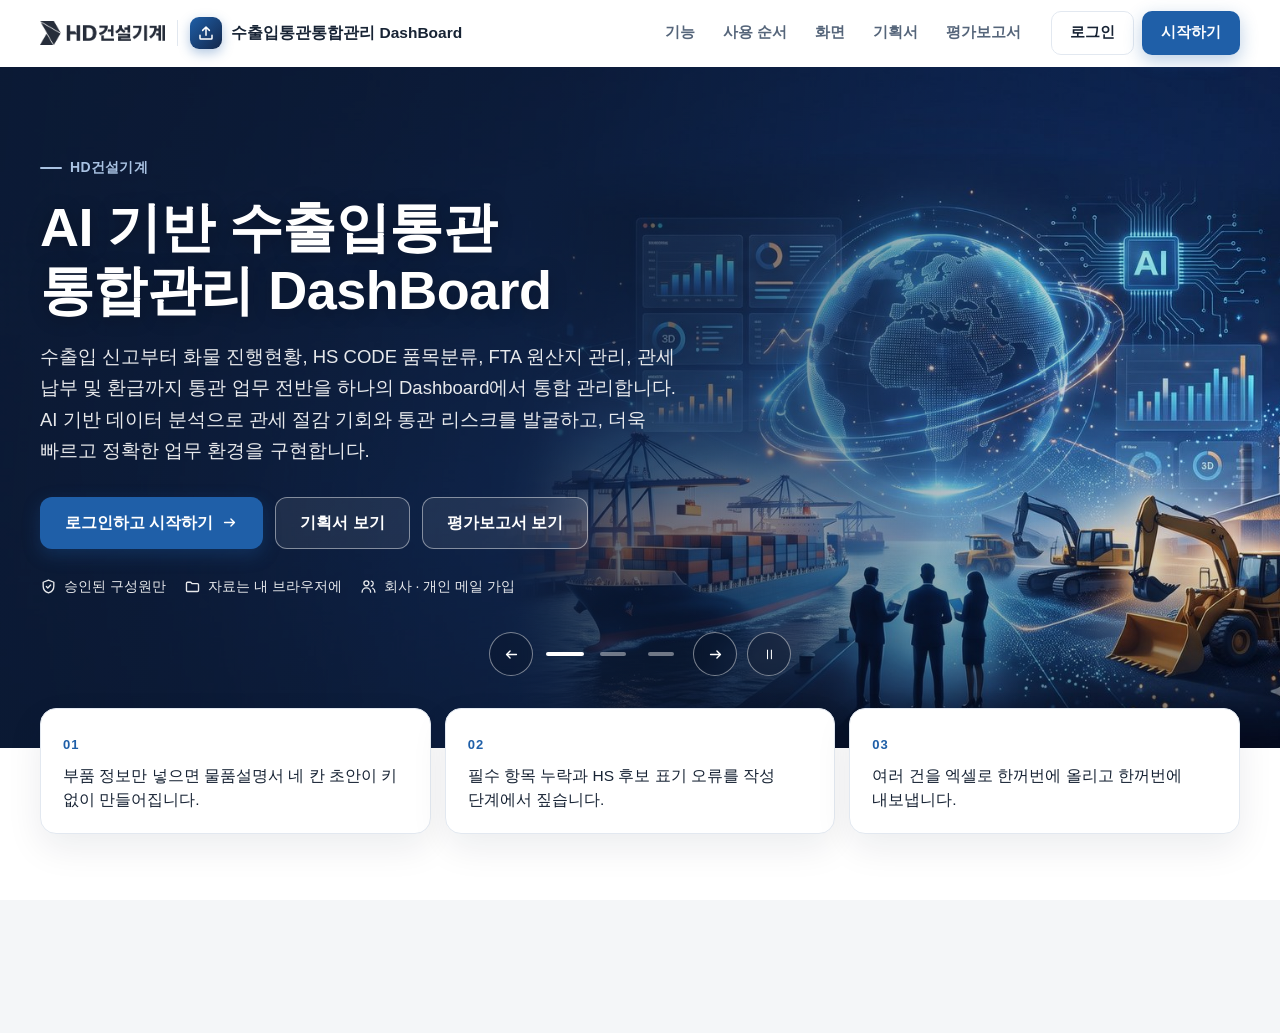
<file: index.html>
<!DOCTYPE html>
<html lang="ko">
<head>
<meta charset="UTF-8">
<meta name="viewport" content="width=device-width, initial-scale=1.0">
<title>수출입통관통합관리 DashBoard — 물품설명서 작성 자동화</title>
<!-- seo-kit: 검색 · 공유 미리보기(주소를 옮기면 이 묶음의 주소를 내 주소로) -->
<link rel="canonical" href="https://build-2611-07.jobability.co.kr/">
<meta name="robots" content="index,follow">
<meta property="og:type" content="website">
<meta property="og:site_name" content="HD건설기계">
<meta property="og:title" content="HD건설기계 · AI 기반 수출입통관 통합관리 DashBoard">
<meta property="og:description" content="수출입 신고부터 화물 진행현황, HS CODE 품목분류, FTA 원산지 관리, 관세 납부 및 환급까지 통관 업무 전반을 하나의 Dashboard에서 통합 관리합니다. AI 기반 데이터 분석으로 관세 절감 기회와 통관 리스크를 발굴하고, 더욱 빠르고 정확한 업무 환경을 구현합니다.">
<meta property="og:url" content="https://build-2611-07.jobability.co.kr/">
<meta property="og:image" content="https://build-2611-07.jobability.co.kr/og-image.png?v=2">
<meta property="og:image:secure_url" content="https://build-2611-07.jobability.co.kr/og-image.png?v=2">
<meta property="og:image:type" content="image/png">
<meta property="og:image:width" content="1200">
<meta property="og:image:height" content="630">
<meta property="og:image:alt" content="AI 기반 수출입통관 통합관리 DashBoard">
<meta property="og:locale" content="ko_KR">
<meta name="twitter:card" content="summary_large_image">
<meta name="twitter:title" content="HD건설기계 · AI 기반 수출입통관 통합관리 DashBoard">
<meta name="twitter:description" content="수출입 신고부터 화물 진행현황, HS CODE 품목분류, FTA 원산지 관리, 관세 납부 및 환급까지 통관 업무 전반을 하나의 Dashboard에서 통합 관리합니다. AI 기반 데이터 분석으로 관세 절감 기회와 통관 리스크를 발굴하고, 더욱 빠르고 정확한 업무 환경을 구현합니다.">
<meta name="twitter:image" content="https://build-2611-07.jobability.co.kr/og-image.png?v=2">
<!-- /seo-kit -->
<meta name="description" content="수출입 신고부터 화물 진행현황, HS CODE 품목분류, FTA 원산지 관리, 관세 납부 및 환급까지 통관 업무 전반을 하나의 Dashboard에서 통합 관리합니다. AI 기반 데이터 분석으로 관세 절감 기회와 통관 리스크를 발굴하고, 더욱 빠르고 정확한 업무 환경을 구현합니다.">
<link rel="icon" href="favicon.svg" type="image/svg+xml">
<link rel="stylesheet" href="css/style.css">
<link rel="stylesheet" href="css/app.css">
<!-- auth-kit: 로그인 전에는 도구 화면을 감춘다(js/auth.js 가 판정 뒤 푼다) -->
<script>document.documentElement.classList.add('auth-lock')</script>
<link rel="stylesheet" href="css/auth.css?v=2026-11-13.13">
<link rel="stylesheet" href="css/board.css?v=2026-11-13.13">
<link rel="stylesheet" href="css/kit-build.css?v=2026-11-13.13">
<!-- /auth-kit -->
</head>
<body>

<nav class="topnav" aria-label="주요 메뉴">
  <div class="topnav-inner">
    <a class="topnav-brand" href="dashboard.html">수출입통관통합관리 DashBoard <small>build-2611-07 · 기획 최창섭</small></a>
    <ul class="topnav-links">
      <li><a href="dashboard.html">대시보드</a></li>
      <li><a href="tracking.html">화물 추적</a></li>
      <li><a href="errors.html">오류점수</a></li>
      <li><a href="index.html" class="active" aria-current="page">물품설명서</a></li>
      <li><a href="library.html">자료 목록</a></li>
      <li><a href="guide.html">사용법</a></li>
      <li><a href="plan.html">기획서</a></li>
    </ul>
  </div>
</nav>

<header class="hero"><div class="wrap">
  <div class="eyebrow">생성형 AI 업무자동화 전문가과정 · 2차수 · 프로젝트 07</div>
  <h1>물품설명서 작성 자동화</h1>
  <p>부품 정보를 넣거나 엑셀로 여러 건 올리면 <b>품목분류 질의용 물품설명서</b> 초안을 만듭니다.
     물품설명서 양식 6절(품명 / 구조 및 형태 / 기능 및 용도 / 성분(함량) 및 제조공정 / 제출서류 목록 / 품목분류 의견)에 맞춰 초안을 채우고 <b>빠진 정보</b>를 짚어 줍니다.
     HS 코드는 <b>후보</b>로만 적습니다. 최종 판단은 담당자가 합니다.</p>
</div></header>

<main><div class="wrap">

<div class="note lead-link" id="lead-dash"><b>수출입통관통합관리 DashBoard</b> — ERP·환급·관세청 엑셀을 올려 수출입 통관 실적, FTA 절감액, 관세환급, 오류점수, 품목분류 결정문 현황을 한 화면에서 봅니다.
  <a href="dashboard.html">대시보드 열기</a> · <a href="dashboard.html#example" id="go-dash-sample">예제 대시보드 바로 보기</a> · <a href="tracking.html">v1.2 수입보세화물 추적(단계 알림 메일 초안)</a> · <a href="library.html">통관 서식·매뉴얼 자료 목록</a></div>
<div class="note" id="main-samples" style="margin:12px 0"><b>대시보드 예제 엑셀 5종</b> — 수입통관 · 수출통관 · 관세환급 · 오류점수 · 품목분류 결정문(가짜 데이터)
    <div class="btnrow" style="margin:8px 0 6px"><button class="btn primary" type="button" data-ex5>예제 엑셀 5개 모두 내려받기</button><a class="btn" href="samples/예제_엑셀_5종.zip" download>ZIP 한 파일로 받기</a></div>
    <span class="sub">하나씩 받기 — <a class="ex-file" href="samples/예제_수입통관실적_ERP.xlsx" download>수입통관 실적</a> · <a class="ex-file" href="samples/예제_수출통관실적_ERP.xlsx" download>수출통관 실적</a> · <a class="ex-file" href="samples/예제_관세환급실적.xlsx" download>관세환급 실적</a> · <a class="ex-file" href="samples/예제_수출입오류점수.xlsx" download>수출입 오류점수</a> · <a class="ex-file" href="samples/예제_품목분류결정문현황.xlsx" download>품목분류 결정문 현황</a></span></div>

<section id="s-input" class="card">
  <h2 style="margin-top:0">1. 부품 정보를 넣으세요</h2>
  <p class="sub">엑셀(.xlsx) 한 장에 부품 한 건이 한 줄입니다. 양식을 내려받아 채우거나, 예제로 먼저 해 보세요.</p>
  <label class="drop" id="drop">
    <input type="file" id="file" accept=".xlsx,.xls,.csv">
    <b>엑셀 파일을 끌어다 놓거나 눌러서 고르세요</b>
    <span>파일은 서버로 올라가지 않습니다 · 브라우저 안에서만 처리합니다</span>
  </label>
  <div class="btnrow">
    <button class="btn primary" id="btn-sample">예제로 해보기</button>
    <button class="btn" id="btn-template">빈 양식 내려받기</button>
    <button class="btn" id="btn-new">한 건 직접 입력</button>
  </div>
  <div id="data-status"></div>
  <div id="items"></div>
</section>

<section id="s-draft" class="card" hidden>
  <h2 style="margin-top:0">2. 물품설명서 초안</h2>
  <div class="ctrl">
    <label>부품 <select id="pick"></select></label>
    <span class="sub" id="pick-info"></span>
  </div>
  <div id="check"></div>

  <details class="box" id="edit-box">
    <summary>부품 정보 고치기</summary>
    <div class="fgrid" id="fields"></div>
  </details>

  <details class="box">
    <summary>문체 맞추기 — 과거 작성 사례 붙여넣기</summary>
    <p class="sub">예전에 쓴 물품설명서 문장을 붙여 넣으면 문장 끝맺음(…입니다 / …이다 / …임·함)을 따라 씁니다.
       내용은 옮기지 않고 문체만 참고합니다.</p>
    <textarea id="example" rows="5" placeholder="예: 본 물품은 굴착기 붐에 장착되는 실린더 커버임. 강판을 프레스 성형 후 도장함."></textarea>
    <div class="ctrl">
      <label>문체 <select id="style">
        <option value="auto">사례에서 자동</option>
        <option value="nida">…입니다</option>
        <option value="ida">…이다</option>
        <option value="ham">…임·함</option>
      </select></label>
      <span class="sub" id="style-info"></span>
      <button class="btn" id="btn-ex-sample" type="button">가상 사례 넣어 보기</button>
    </div>
  </details>

  <details class="box">
    <summary>양식 칸 이름 바꾸기</summary>
    <p class="sub">기본 칸 이름은 기획자가 보낸 물품설명서 양식(2026-11-04)의 6절 가운데 2~6절입니다(1절 품명은 머리글로 찍습니다). 공식 서식을 이 도구가 정한 것은 아닙니다.
       양식이 바뀌면 칸 이름을 여기서 바꿀 수 있습니다. 바꾼 이름은 이 브라우저에 저장됩니다.</p>
    <div class="fgrid" id="labels"></div>
    <div class="btnrow"><button class="btn" id="btn-labels-reset" type="button">기본 이름으로</button></div>
  </details>

  <div id="sections"></div>
</section>

<section id="s-ai" class="card" hidden>
  <h2 style="margin-top:0">3. AI 로 다듬기 (선택)</h2>
  <p class="sub">키가 없어도 위 규칙 초안은 그대로 씁니다. AI 는 문장을 다듬고 빠진 정보를 짚는 보조입니다.</p>
  <div class="ctrl">
    <label>제공자 <select id="ai-provider">
      <option value="openai">OpenAI · gpt-4o-mini</option>
      <option value="anthropic">Anthropic · claude-haiku-5-5</option>
    </select></label>
    <label>API 키 <input type="password" id="ai-key" autocomplete="off" placeholder="sk-…"></label>
    <span class="sub">키는 이 브라우저에만 저장됩니다.</span>
  </div>
  <div class="warn">
    <b>보내기 전에 확인하세요.</b> 지금 고른 부품의 정보와 초안, 붙여 넣은 사례가 외부 AI 서비스로 전송됩니다.
    사내 보안 규정상 외부 전송이 허용된 자료인지 먼저 확인해 주세요.
    <label class="chk"><input type="checkbox" id="ai-agree"> 외부로 보내도 되는 자료임을 확인했습니다</label>
  </div>
  <div class="btnrow"><button class="btn primary" id="btn-ai" disabled>이 부품 AI 로 다듬기</button></div>
  <div id="ai-out"></div>
</section>

<section id="s-out" class="card" hidden>
  <h2 style="margin-top:0">4. 내보내기</h2>
  <p class="sub">고친 문장과 반영한 AI 문장이 그대로 들어갑니다. 누락 항목과 확인할 점도 함께 남습니다.</p>
  <div class="btnrow">
    <button class="btn green" id="btn-xlsx">엑셀로 내보내기</button>
    <button class="btn green" id="btn-docx">워드(.docx)로 내보내기</button>
    <button class="btn" id="btn-preview">인쇄용 양식 보기 (전체)</button>
    <button class="btn" id="btn-print">인쇄하기</button>
  </div>
  <label class="chk" style="display:flex;gap:8px;align-items:center;margin:10px 0 0;font-size:13.5px"><input type="checkbox" id="docx-guide" checked> 워드 파일에 양식의 작성 안내 줄(☞ …)을 넣기</label>
  <p class="sub" style="margin-top:6px">워드 파일은 보내 주신 물품설명서 양식과 같은 짜임(제목 · 1~6절 · 작성 안내)이며 부품마다 새 쪽에서 시작합니다. 받은 뒤 사진 · 도면을 붙이고 문장을 다듬어 쓰세요.</p>
  <div id="preview" class="preview"></div>
</section>

</div></main>

<footer><div class="wrap">
  생성형 AI 업무자동화 전문가과정 2차수 · 프로젝트 07 · 기획 최창섭 ·
  예제 데이터는 실제 사내 데이터가 아닙니다 · 품목분류 의견은 초안이며 최종 판단은 담당자가 합니다.
</div></footer>

<script src="lib/xlsx.full.min.js"></script>
<script src="js/engine.js"></script>
<script src="js/app.js"></script>
<script>
/* 예제 엑셀 5개를 차례로 내려받는다(브라우저가 「여러 파일 내려받기」를 물으면 허용) */
document.addEventListener('click', function (e) {
  var b = e.target.closest ? e.target.closest('[data-ex5]') : null; if (!b) return;
  var box = b.closest('.note'), list = [].slice.call(box.querySelectorAll('a.ex-file'));
  list.forEach(function (a, i) { setTimeout(function () { var x = document.createElement('a'); x.href = a.getAttribute('href'); x.download = decodeURIComponent(a.getAttribute('href').split('/').pop()); document.body.appendChild(x); x.click(); x.remove(); }, i * 700); });
  b.textContent = '내려받는 중… (5개)'; setTimeout(function () { b.textContent = '예제 엑셀 5개 모두 내려받기'; }, list.length * 700 + 600);
});
</script>
<!-- auth-kit: 로그인 · 사용 신청 · 승인 · 게시판(키트 정본 data10-00/kit/auth, 적용 build-2611-00/tools/kit) -->
<script src="vendor/supabase.js?v=2026-11-13.13"></script>
<script src="js/auth-config.js?v=2026-11-13.13"></script>
<script src="js/kit-build.js?v=2026-11-13.13"></script>
<script src="js/board.js?v=2026-11-13.13"></script>
<script src="js/auth.js?v=2026-11-13.13"></script>
<!-- /auth-kit -->
</body>
</html>
</file>
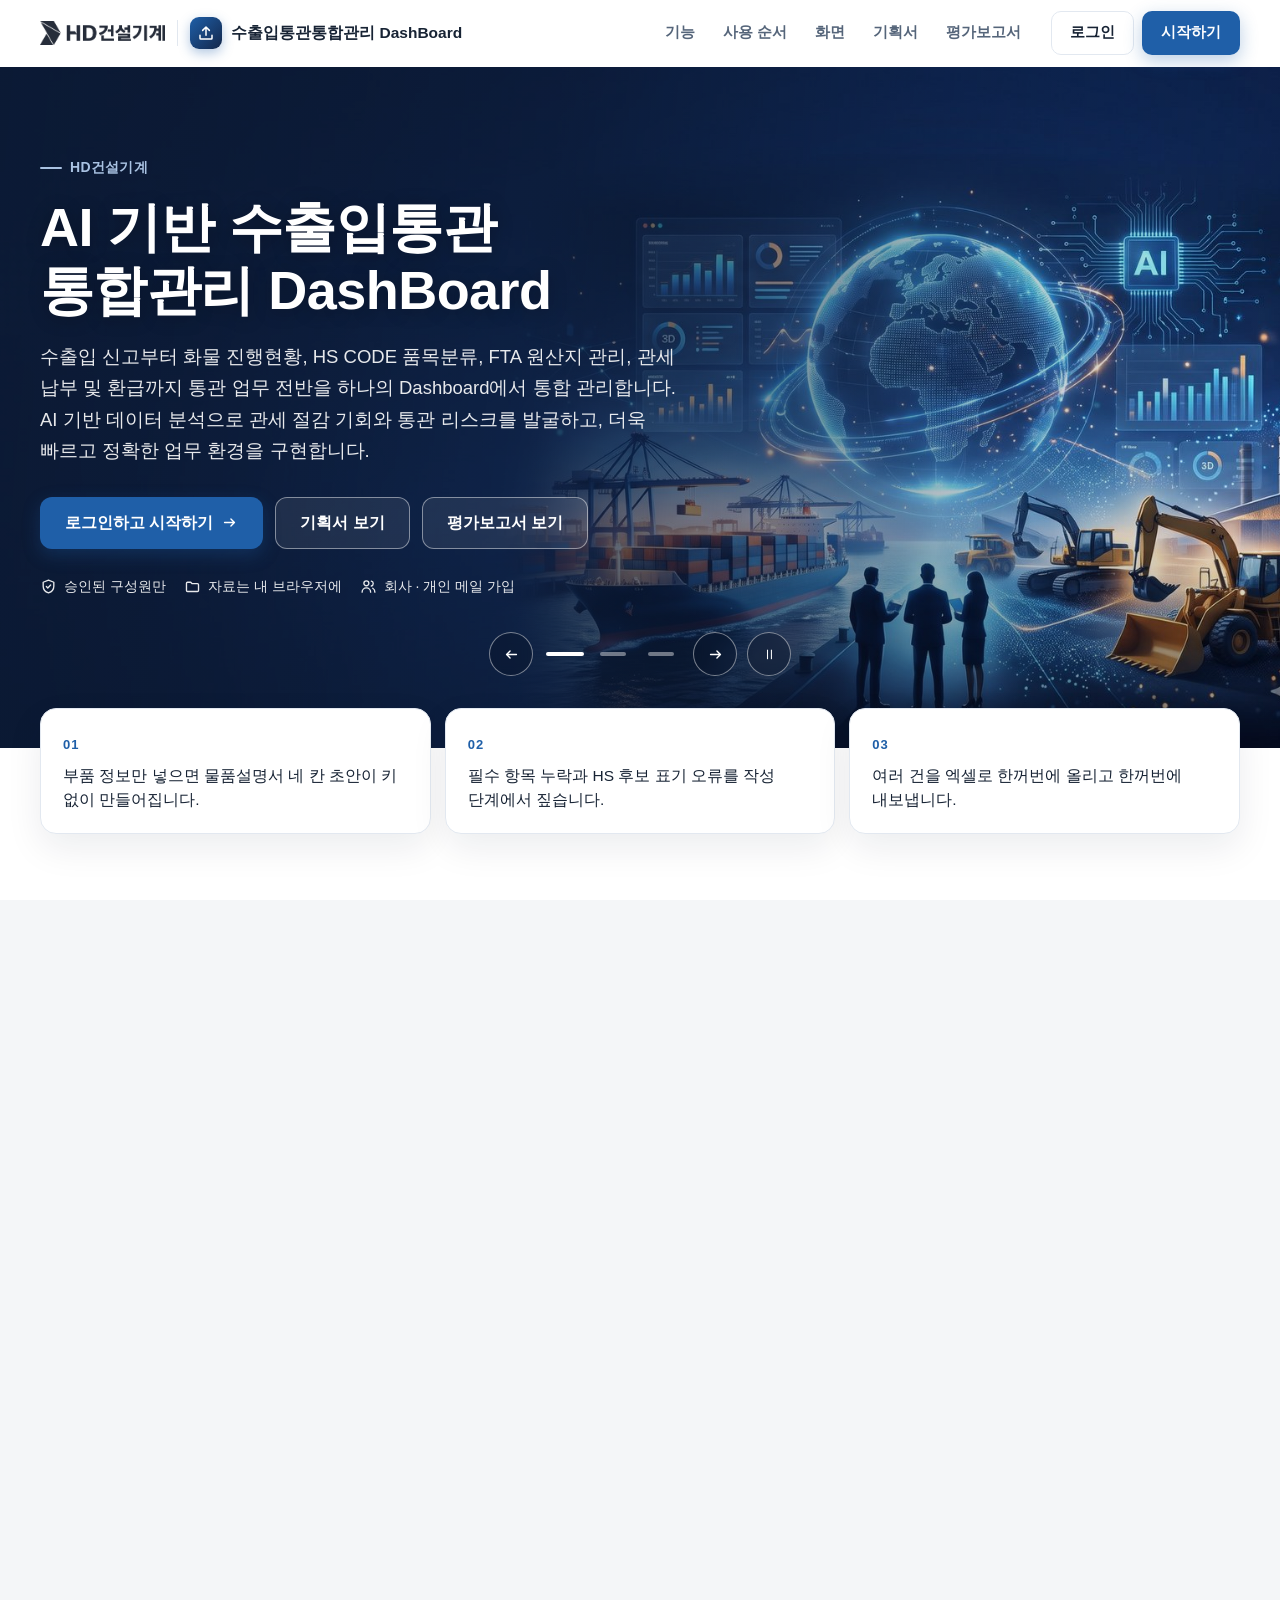
<file: dashboard.html>
<!DOCTYPE html>
<html lang="ko">
<head>
<meta charset="UTF-8">
<meta name="viewport" content="width=device-width, initial-scale=1.0">
<title>대시보드 — 수출입통관통합관리 DashBoard</title>
<!-- seo-kit: 검색 · 공유 미리보기(주소를 옮기면 이 묶음의 주소를 내 주소로) -->
<link rel="canonical" href="https://build-2611-07.jobability.co.kr/dashboard.html">
<meta name="robots" content="index,follow">
<meta property="og:type" content="website">
<meta property="og:site_name" content="HD건설기계">
<meta property="og:title" content="대시보드 — 수출입통관통합관리 DashBoard">
<meta property="og:description" content="ERP·환급프로그램·관세청에서 내려받은 엑셀을 올리면 수출입 통관 실적, FTA 활용·절감액, 관세환급, 수출입 오류점수를 집계해 보여 줍니다. 파일은 브라우저 안에서만 처리합니다.">
<meta property="og:url" content="https://build-2611-07.jobability.co.kr/dashboard.html">
<meta property="og:image" content="https://build-2611-07.jobability.co.kr/og-image.png?v=2">
<meta property="og:image:secure_url" content="https://build-2611-07.jobability.co.kr/og-image.png?v=2">
<meta property="og:image:type" content="image/png">
<meta property="og:image:width" content="1200">
<meta property="og:image:height" content="630">
<meta property="og:image:alt" content="AI 기반 수출입통관 통합관리 DashBoard">
<meta property="og:locale" content="ko_KR">
<meta name="twitter:card" content="summary_large_image">
<meta name="twitter:title" content="대시보드 — 수출입통관통합관리 DashBoard">
<meta name="twitter:description" content="ERP·환급프로그램·관세청에서 내려받은 엑셀을 올리면 수출입 통관 실적, FTA 활용·절감액, 관세환급, 수출입 오류점수를 집계해 보여 줍니다. 파일은 브라우저 안에서만 처리합니다.">
<meta name="twitter:image" content="https://build-2611-07.jobability.co.kr/og-image.png?v=2">
<!-- /seo-kit -->
<meta name="description" content="ERP·환급프로그램·관세청에서 내려받은 엑셀을 올리면 수출입 통관 실적, FTA 활용·절감액, 관세환급, 수출입 오류점수를 집계해 보여 줍니다. 파일은 브라우저 안에서만 처리합니다.">
<link rel="icon" href="favicon.svg" type="image/svg+xml">
<link rel="stylesheet" href="css/style.css">
<link rel="stylesheet" href="css/app.css">
<link rel="stylesheet" href="css/dash.css">
<!-- auth-kit: 로그인 전에는 도구 화면을 감춘다(js/auth.js 가 판정 뒤 푼다) -->
<script>document.documentElement.classList.add('auth-lock')</script>
<link rel="stylesheet" href="css/auth.css?v=2026-11-13.13">
<link rel="stylesheet" href="css/board.css?v=2026-11-13.13">
<link rel="stylesheet" href="css/kit-build.css?v=2026-11-13.13">
<!-- /auth-kit -->
</head>
<body>

<nav class="topnav" aria-label="주요 메뉴">
  <div class="topnav-inner">
    <a class="topnav-brand" href="dashboard.html">수출입통관통합관리 DashBoard <small>build-2611-07 · 기획 최창섭</small></a>
    <ul class="topnav-links">
      <li><a href="dashboard.html" class="active" aria-current="page">대시보드</a></li>
      <li><a href="tracking.html">화물 추적</a></li>
      <li><a href="errors.html">오류점수</a></li>
      <li><a href="index.html">물품설명서</a></li>
      <li><a href="library.html">자료 목록</a></li>
      <li><a href="guide.html">사용법</a></li>
      <li><a href="plan.html">기획서</a></li>
    </ul>
  </div>
</nav>

<header class="hero"><div class="wrap">
  <div class="eyebrow">생성형 AI 업무자동화 전문가과정 · 2차수 · 프로젝트 07 · v1.3</div>
  <h1>수출입통관통합관리 DashBoard</h1>
  <p>ERP·환급프로그램·관세청에서 내려받은 엑셀을 올리면 <b>수출입 통관 실적, FTA 활용·절감액, 관세환급, 오류점수, 품목분류 결정문 현황</b>을 한 화면에 모읍니다.
     매일 새 엑셀을 올리면 그 데이터로 바뀝니다. 열 이름이 달라도 같은 뜻 낱말로 찾고, 못 찾은 열은 직접 고릅니다.
     수입보세화물 단계 알림은 <a href="tracking.html" style="color:#fff">화물 추적</a>에 있습니다.</p>
</div></header>

<main><div class="wrap">

<section class="card" id="d-map">
  <h2 style="margin-top:0">수출입통관 업무 7항목과 이 도구</h2>
  <p class="sub">기획자가 정리한 대시보드 구조(2026-11-04 「수출입통관업무Dashboard」 총괄 시트)입니다. 항목마다 이 도구의 어디에서 하는지 적었습니다.</p>
  <div class="tablewrap"><table class="map7">
    <thead><tr><th>항목</th><th>하는 일</th><th>자료 · 주기</th><th>As-Is → To-Be</th><th>이 도구에서</th></tr></thead>
    <tbody>
      <tr><td>1. 수출입통관 실적</td><td>수입: 물자대·관세·관세부담율 / 수출: 전년 대비 증감 — 본부·국가·업체·HS 4단위</td><td>ERP 엑셀 · 매일</td><td>매월 1일 전월 분석 뒤 메일 공유 → 매일 대시보드</td><td><a href="#d-upload" data-go-tab="trade">「수출입 실적」 탭</a></td></tr>
      <tr><td>2. FTA 수출입 실적</td><td>FTA 체결국 수입·수출 신고 건의 관세 절감 실적</td><td>ERP 엑셀 · 매일</td><td>→ 매일 대시보드, 메일로 공유할 화면</td><td><a href="#d-upload" data-go-tab="fta">「FTA」 탭</a></td></tr>
      <tr><td>3. 관세환급 실적</td><td>본부별 매월 환급 실적</td><td>환급프로그램 엑셀 · 매월</td><td>→ 월별 표</td><td><a href="#d-upload" data-go-tab="refund">「관세환급」 탭</a></td></tr>
      <tr><td>4. 수출입 오류점수</td><td>신고·오류 건수, 오류점수, 비율</td><td>관세청 엑셀 · 매월</td><td>→ 월별·구분별</td><td><a href="#d-upload" data-go-tab="errors">「오류점수」 탭</a> · <a href="errors.html">v1.3 오류점수 분석(인천·울산)</a></td></tr>
      <tr><td>5. 물품설명서 작성</td><td>고세율 수입부품의 저세율 품목분류 질의용 물품설명서, 결정문 접수 때 고정비 절감 모니터링</td><td>양식 · 결정문 현황 엑셀 · 수시</td><td>엑셀 프롬프트 양식으로 AI 질문 뒤 복사·붙여넣기 → 자동 작성</td><td><a href="index.html">「물품설명서」 화면</a> · <a href="#d-upload" data-go-tab="ruling">「품목분류 결정문」 탭</a></td></tr>
      <tr><td>6. 수입보세화물 Tracking</td><td>근무시간 외 BL 의 입항보고·수입신고 단계를 관세사·요청자에게 알림</td><td>유니패스 · ERP · 비정기</td><td>포워더가 입항 예정 공유 → 단계별 메일 안내</td><td><a href="tracking.html">「화물 추적」 화면</a></td></tr>
      <tr><td>7. 수출입통관 Archive</td><td>세관 제출 사유서, ERP 통합 업무 매뉴얼 보관·공유</td><td>문서 · 비정기</td><td>요청 때 메일 → 목록 링크 공유</td><td><a href="library.html">「자료 목록」 화면</a></td></tr>
    </tbody>
  </table></div>
</section>

<section id="d-upload" class="card">
  <h2 style="margin-top:0">1. 엑셀을 올리세요</h2>
  <p class="sub">수입·수출 실적(ERP), 관세환급(환급프로그램), 오류점수(관세청), 품목분류 결정문 현황 엑셀을 한꺼번에 올려도 됩니다. 파일마다 종류를 알아봅니다.</p>
  <label class="drop" id="d-drop">
    <input type="file" id="d-file" accept=".xlsx,.xls,.csv" multiple>
    <b>엑셀 파일을 끌어다 놓거나 눌러서 고르세요 (여러 개 가능)</b>
    <span>파일은 서버로 올라가지 않습니다 · 브라우저 안에서만 처리합니다</span>
  </label>
  <div class="btnrow">
    <button class="btn primary" id="btn-dash-sample">예제로 해보기</button>
    <button class="btn" id="btn-dash-clear" type="button">저장된 데이터 지우기</button>
  </div>
  <p class="sub" style="margin-top:10px">예제는 가짜 업체·본부의 2024-01~2025-10 데이터입니다. 예제 데이터는 실제 사내 데이터가 아닙니다.
    </p>
  <div class="note" id="dash-samples" style="margin-top:12px"><b>대시보드 예제 엑셀 5종</b> — 수입통관 · 수출통관 · 관세환급 · 오류점수 · 품목분류 결정문(가짜 데이터)
    <div class="btnrow" style="margin:8px 0 6px"><button class="btn primary" type="button" data-ex5>예제 엑셀 5개 모두 내려받기</button><a class="btn" href="samples/예제_엑셀_5종.zip" download>ZIP 한 파일로 받기</a></div>
    <span class="sub">하나씩 받기 — <a class="ex-file" href="samples/예제_수입통관실적_ERP.xlsx" download>수입통관 실적</a> · <a class="ex-file" href="samples/예제_수출통관실적_ERP.xlsx" download>수출통관 실적</a> · <a class="ex-file" href="samples/예제_관세환급실적.xlsx" download>관세환급 실적</a> · <a class="ex-file" href="samples/예제_수출입오류점수.xlsx" download>수출입 오류점수</a> · <a class="ex-file" href="samples/예제_품목분류결정문현황.xlsx" download>품목분류 결정문 현황</a></span></div>
  <label class="chk"><input type="checkbox" id="d-remember" checked> 올린 데이터를 이 브라우저에 기억하기(다음에 열 때 다시 올리지 않아도 됩니다)</label>
  <div id="d-msg"></div>
  <div id="d-sets"></div>
</section>

<section id="d-view" class="card" hidden>
  <div class="dfilter" id="d-filter">
    <label>기간 <select id="f-from"></select> ~ <select id="f-to"></select></label>
    <label>본부 <select id="f-hq"></select></label>
    <label>국가 <select id="f-country"></select></label>
    <label>금액 단위 <select id="f-unit"><option>원</option><option>천원</option><option>백만원</option><option>USD</option></select></label>
    <button class="btn" id="btn-f-reset" type="button">기간 처음대로</button>
    <button class="btn green" id="btn-dash-xlsx" type="button">엑셀로 내보내기</button>
  </div>
  <p class="sub" id="f-note"></p>

  <div class="tabs" role="tablist" aria-label="분석 종류">
    <button role="tab" class="tab" data-tab="trade" aria-selected="true">수출입 실적</button>
    <button role="tab" class="tab" data-tab="fta" aria-selected="false">FTA</button>
    <button role="tab" class="tab" data-tab="refund" aria-selected="false">관세환급</button>
    <button role="tab" class="tab" data-tab="errors" aria-selected="false">오류점수</button>
    <button role="tab" class="tab" data-tab="ruling" aria-selected="false">품목분류 결정문</button>
  </div>

  <div class="tabpanel" id="t-trade" role="tabpanel">
    <div class="kpis" id="kpi-trade"></div>
    <div class="ctrl">
      <label>묶는 기준 <select id="by-trade">
        <option value="hq">본부</option><option value="country">국가</option><option value="company">업체</option><option value="hs4">HS 4단위</option>
      </select></label>
      <label>상위 <select id="top-trade"><option>5</option><option selected>10</option><option>20</option></select></label>
    </div>
    <div class="charts" id="ch-trade"></div>
    <div id="tb-trade"></div>
  </div>
  <div class="tabpanel" id="t-fta" role="tabpanel" hidden>
    <div class="kpis" id="kpi-fta"></div>
    <div class="ctrl">
      <label>묶는 기준 <select id="by-fta"><option value="hq">본부</option><option value="country">국가</option><option value="company">업체</option></select></label>
    </div>
    <div class="charts" id="ch-fta"></div>
    <div id="tb-fta"></div>
  </div>
  <div class="tabpanel" id="t-refund" role="tabpanel" hidden>
    <div class="kpis" id="kpi-refund"></div>
    <div class="charts" id="ch-refund"></div>
    <div id="tb-refund"></div>
  </div>
  <div class="tabpanel" id="t-errors" role="tabpanel" hidden>
    <div class="kpis" id="kpi-errors"></div>
    <div class="charts" id="ch-errors"></div>
    <div id="tb-errors"></div>
  </div>
  <div class="tabpanel" id="t-ruling" role="tabpanel" hidden>
    <div class="kpis" id="kpi-ruling"></div>
    <div class="ctrl">
      <label>묶는 기준 <select id="by-ruling"><option value="product">완제품</option><option value="broker">관세사</option><option value="hs4">HS 4단위(결정세번)</option></select></label>
    </div>
    <div class="charts" id="ch-ruling"></div>
    <div id="tb-ruling"></div>
  </div>
</section>

<section class="card">
  <h2 style="margin-top:0">이번 판에서 하지 않는 것</h2>
  <ul class="ul">
    <li><b>메일 자동 발송·유니패스 자동 감시</b> — <a href="tracking.html">화물 추적</a>은 사람이 엑셀을 올리거나 「조회」를 눌렀을 때 읽고, 메일은 초안까지만 만듭니다.</li>
    <li><b>ERP·관세청 시스템 자동 연결</b> — 「실시간」은 매일 내려받은 엑셀을 다시 올려 갱신하는 방식입니다. 올린 날짜와 데이터 기간을 위에 표시합니다.</li>
    <li>통관 서식·업무 매뉴얼 파일 보관 — <a href="library.html">자료 목록</a>에 이름·설명·사내 위치만 등록합니다.</li>
  </ul>
</section>

</div></main>

<footer><div class="wrap">
  생성형 AI 업무자동화 전문가과정 2차수 · 프로젝트 07 · 기획 최창섭 ·
  예제 데이터는 실제 사내 데이터가 아닙니다 · 화면의 숫자는 올린 엑셀에서 계산한 값입니다.
</div></footer>

<script src="lib/xlsx.full.min.js"></script>
<script src="js/customs.js"></script>
<script src="js/dash.js"></script>
<script>
  // 7항목 표의 탭 링크 — 올린 자료가 있을 때 그 탭을 연다
  document.getElementById('d-map').addEventListener('click', function (e) {
    var a = e.target.closest('[data-go-tab]'); if (!a) return;
    var b = document.querySelector('.tab[data-tab="' + a.dataset.goTab + '"]'); if (b && !document.getElementById('d-view').hidden) b.click();
  });
</script>
<script>
/* 예제 엑셀 5개를 차례로 내려받는다(브라우저가 「여러 파일 내려받기」를 물으면 허용) */
document.addEventListener('click', function (e) {
  var b = e.target.closest ? e.target.closest('[data-ex5]') : null; if (!b) return;
  var box = b.closest('.note'), list = [].slice.call(box.querySelectorAll('a.ex-file'));
  list.forEach(function (a, i) { setTimeout(function () { var x = document.createElement('a'); x.href = a.getAttribute('href'); x.download = decodeURIComponent(a.getAttribute('href').split('/').pop()); document.body.appendChild(x); x.click(); x.remove(); }, i * 700); });
  b.textContent = '내려받는 중… (5개)'; setTimeout(function () { b.textContent = '예제 엑셀 5개 모두 내려받기'; }, list.length * 700 + 600);
});
</script>
<!-- auth-kit: 로그인 · 사용 신청 · 승인 · 게시판(키트 정본 data10-00/kit/auth, 적용 build-2611-00/tools/kit) -->
<script src="vendor/supabase.js?v=2026-11-13.13"></script>
<script src="js/auth-config.js?v=2026-11-13.13"></script>
<script src="js/kit-build.js?v=2026-11-13.13"></script>
<script src="js/board.js?v=2026-11-13.13"></script>
<script src="js/auth.js?v=2026-11-13.13"></script>
<!-- /auth-kit -->
</body>
</html>
</file>
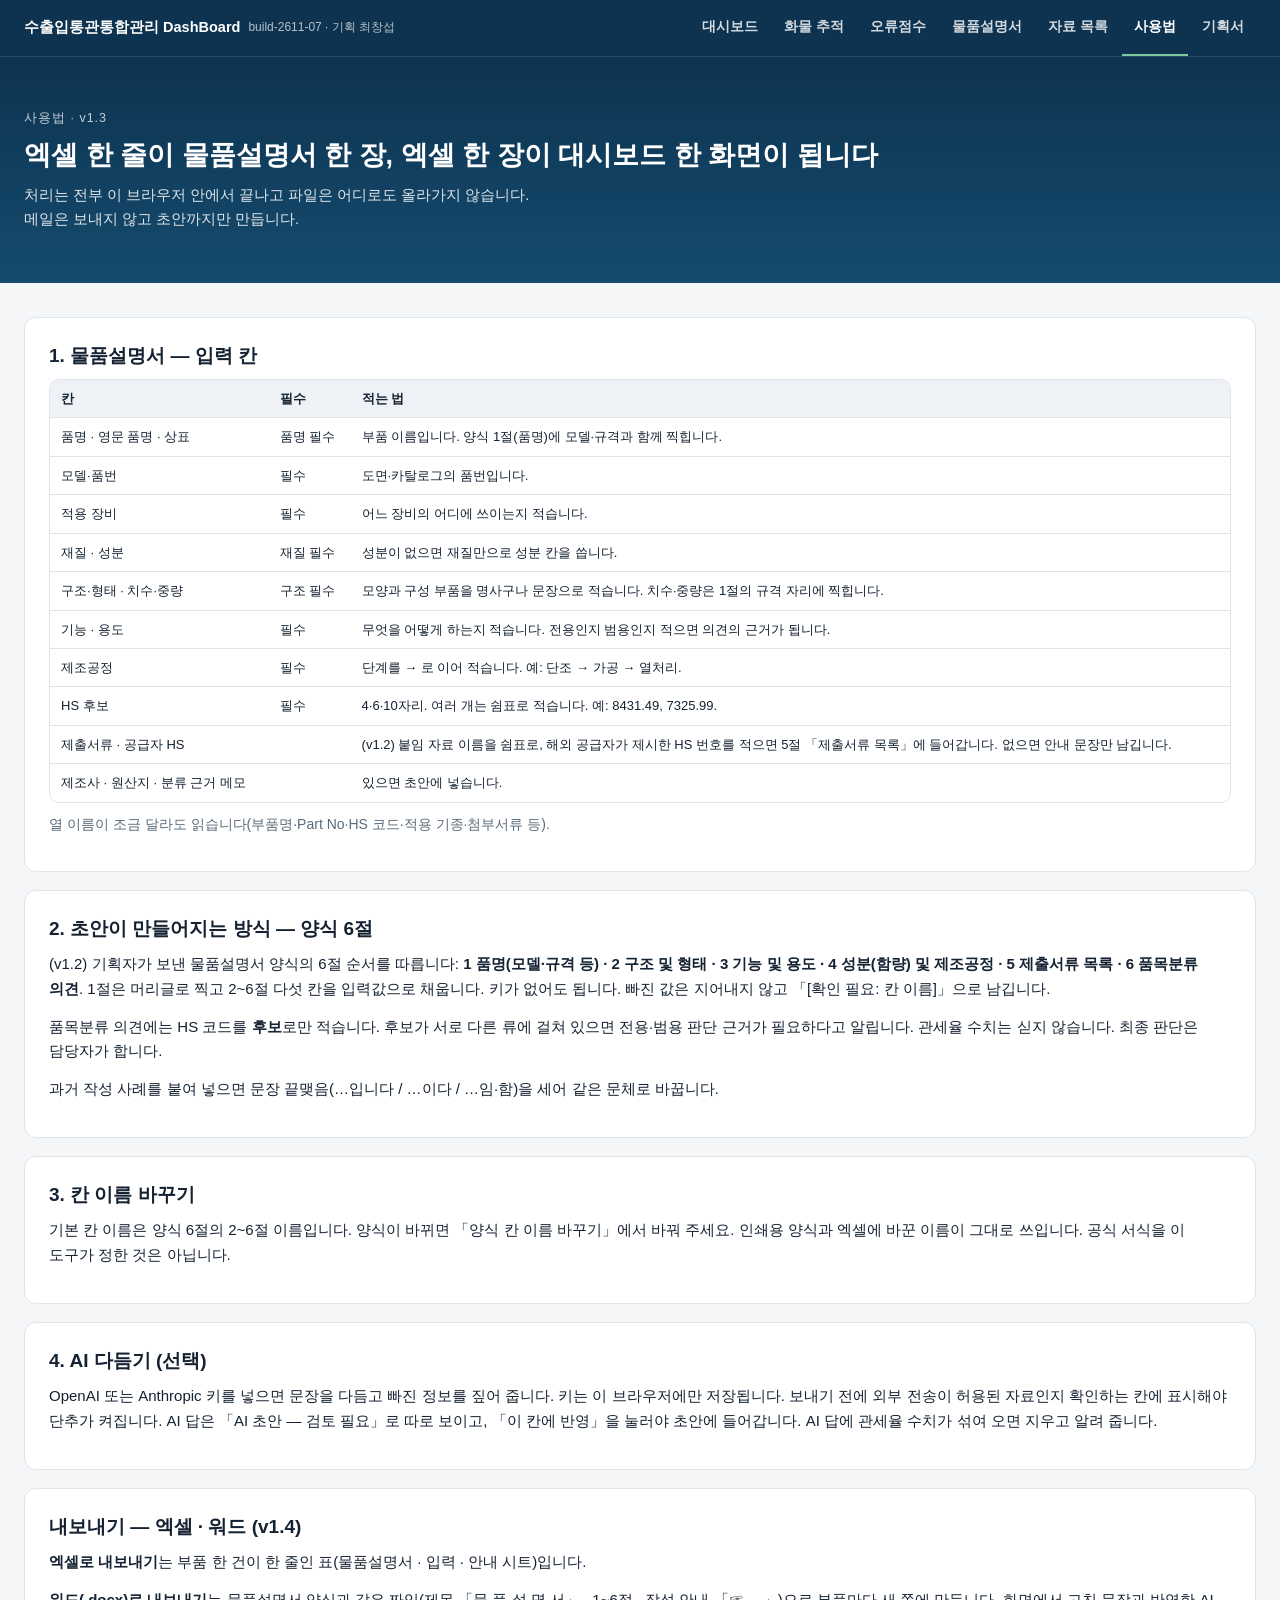
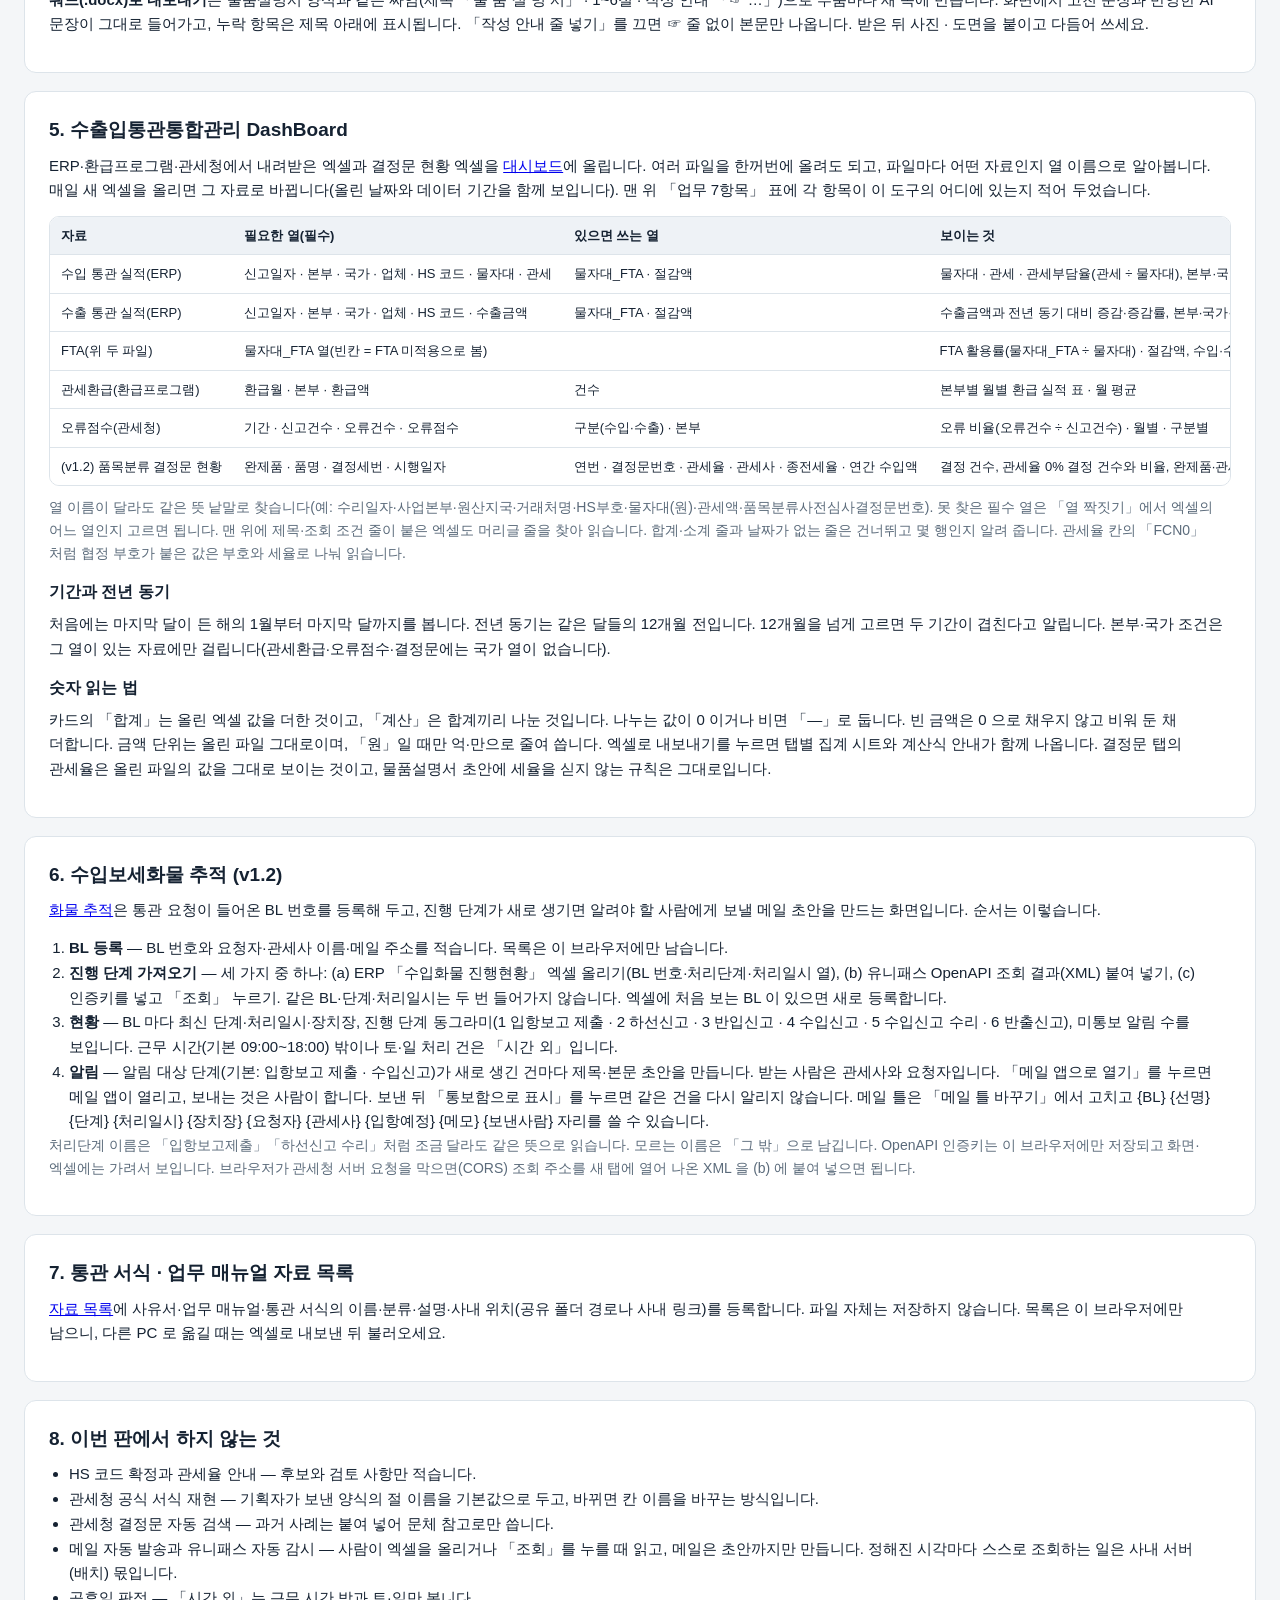
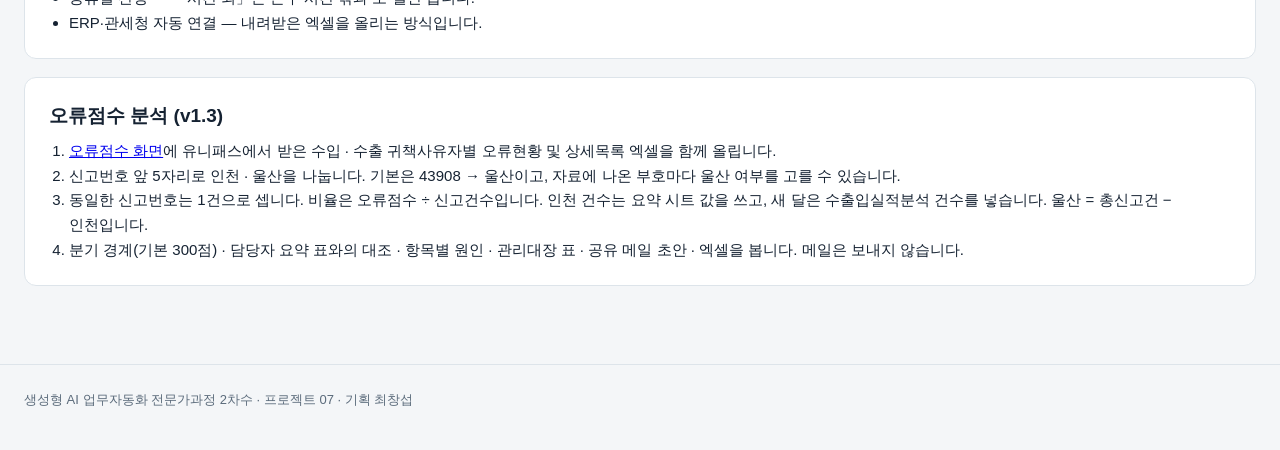
<file: guide.html>
<!DOCTYPE html>
<html lang="ko">
<head>
<meta charset="UTF-8">
<meta name="viewport" content="width=device-width, initial-scale=1.0">
<title>사용법 — 수출입통관통합관리 DashBoard</title>
<!-- seo-kit: 검색 · 공유 미리보기(주소를 옮기면 이 묶음의 주소를 내 주소로) -->
<link rel="canonical" href="https://build-2611-07.jobability.co.kr/guide.html">
<meta name="robots" content="index,follow">
<meta property="og:type" content="website">
<meta property="og:site_name" content="HD건설기계">
<meta property="og:title" content="사용법 — 수출입통관통합관리 DashBoard">
<meta property="og:description" content="ERP·환급프로그램·관세청에서 내려받은 엑셀을 올리면 수출입 통관 실적(본부·국가·업체·HS 4단위), FTA 활용·절감액, 본부별 월별 관세환급, 수출입 오류점수, 품목분류 결정문 현황을 한 화면에서 집계하는 대시보드입니다. 열 이름이 달라도 같은 뜻 낱말로 찾고, 못 찾은 열은 사용">
<meta property="og:url" content="https://build-2611-07.jobability.co.kr/guide.html">
<meta property="og:image" content="https://build-2611-07.jobability.co.kr/og-image.png?v=2">
<meta property="og:image:secure_url" content="https://build-2611-07.jobability.co.kr/og-image.png?v=2">
<meta property="og:image:type" content="image/png">
<meta property="og:image:width" content="1200">
<meta property="og:image:height" content="630">
<meta property="og:image:alt" content="AI 기반 수출입통관 통합관리 DashBoard">
<meta property="og:locale" content="ko_KR">
<meta name="twitter:card" content="summary_large_image">
<meta name="twitter:title" content="사용법 — 수출입통관통합관리 DashBoard">
<meta name="twitter:description" content="ERP·환급프로그램·관세청에서 내려받은 엑셀을 올리면 수출입 통관 실적(본부·국가·업체·HS 4단위), FTA 활용·절감액, 본부별 월별 관세환급, 수출입 오류점수, 품목분류 결정문 현황을 한 화면에서 집계하는 대시보드입니다. 열 이름이 달라도 같은 뜻 낱말로 찾고, 못 찾은 열은 사용">
<meta name="twitter:image" content="https://build-2611-07.jobability.co.kr/og-image.png?v=2">
<!-- /seo-kit -->
<link rel="icon" href="favicon.svg" type="image/svg+xml">
<link rel="stylesheet" href="css/style.css">
<link rel="stylesheet" href="css/app.css">
</head>
<body>
<nav class="topnav" aria-label="주요 메뉴">
  <div class="topnav-inner">
    <a class="topnav-brand" href="dashboard.html">수출입통관통합관리 DashBoard <small>build-2611-07 · 기획 최창섭</small></a>
    <ul class="topnav-links">
      <li><a href="dashboard.html">대시보드</a></li>
      <li><a href="tracking.html">화물 추적</a></li>
      <li><a href="errors.html">오류점수</a></li>
      <li><a href="index.html">물품설명서</a></li>
      <li><a href="library.html">자료 목록</a></li>
      <li><a href="guide.html" class="active" aria-current="page">사용법</a></li>
      <li><a href="plan.html">기획서</a></li>
    </ul>
  </div>
</nav>
<header class="hero"><div class="wrap">
  <div class="eyebrow">사용법 · v1.3</div>
  <h1>엑셀 한 줄이 물품설명서 한 장, 엑셀 한 장이 대시보드 한 화면이 됩니다</h1>
  <p>처리는 전부 이 브라우저 안에서 끝나고 파일은 어디로도 올라가지 않습니다. 메일은 보내지 않고 초안까지만 만듭니다.</p>
</div></header>
<main><div class="wrap">
<div class="card">
  <h2 style="margin-top:0">1. 물품설명서 — 입력 칸</h2>
  <div class="tablewrap"><table>
    <thead><tr><th>칸</th><th>필수</th><th>적는 법</th></tr></thead>
    <tbody>
      <tr><td>품명 · 영문 품명 · 상표</td><td>품명 필수</td><td>부품 이름입니다. 양식 1절(품명)에 모델·규격과 함께 찍힙니다.</td></tr>
      <tr><td>모델·품번</td><td>필수</td><td>도면·카탈로그의 품번입니다.</td></tr>
      <tr><td>적용 장비</td><td>필수</td><td>어느 장비의 어디에 쓰이는지 적습니다.</td></tr>
      <tr><td>재질 · 성분</td><td>재질 필수</td><td>성분이 없으면 재질만으로 성분 칸을 씁니다.</td></tr>
      <tr><td>구조·형태 · 치수·중량</td><td>구조 필수</td><td>모양과 구성 부품을 명사구나 문장으로 적습니다. 치수·중량은 1절의 규격 자리에 찍힙니다.</td></tr>
      <tr><td>기능 · 용도</td><td>필수</td><td>무엇을 어떻게 하는지 적습니다. 전용인지 범용인지 적으면 의견의 근거가 됩니다.</td></tr>
      <tr><td>제조공정</td><td>필수</td><td>단계를 → 로 이어 적습니다. 예: 단조 → 가공 → 열처리.</td></tr>
      <tr><td>HS 후보</td><td>필수</td><td>4·6·10자리. 여러 개는 쉼표로 적습니다. 예: 8431.49, 7325.99.</td></tr>
      <tr><td>제출서류 · 공급자 HS</td><td></td><td>(v1.2) 붙임 자료 이름을 쉼표로, 해외 공급자가 제시한 HS 번호를 적으면 5절 「제출서류 목록」에 들어갑니다. 없으면 안내 문장만 남깁니다.</td></tr>
      <tr><td>제조사 · 원산지 · 분류 근거 메모</td><td></td><td>있으면 초안에 넣습니다.</td></tr>
    </tbody>
  </table></div>
  <p class="sub" style="margin-top:10px">열 이름이 조금 달라도 읽습니다(부품명·Part No·HS 코드·적용 기종·첨부서류 등).</p>
</div>
<div class="card">
  <h2 style="margin-top:0">2. 초안이 만들어지는 방식 — 양식 6절</h2>
  <p>(v1.2) 기획자가 보낸 물품설명서 양식의 6절 순서를 따릅니다: <b>1 품명(모델·규격 등) · 2 구조 및 형태 · 3 기능 및 용도 · 4 성분(함량) 및 제조공정 · 5 제출서류 목록 · 6 품목분류 의견</b>.
  1절은 머리글로 찍고 2~6절 다섯 칸을 입력값으로 채웁니다. 키가 없어도 됩니다. 빠진 값은 지어내지 않고 「[확인 필요: 칸 이름]」으로 남깁니다.</p>
  <p>품목분류 의견에는 HS 코드를 <b>후보</b>로만 적습니다. 후보가 서로 다른 류에 걸쳐 있으면 전용·범용 판단 근거가 필요하다고 알립니다.
  관세율 수치는 싣지 않습니다. 최종 판단은 담당자가 합니다.</p>
  <p>과거 작성 사례를 붙여 넣으면 문장 끝맺음(…입니다 / …이다 / …임·함)을 세어 같은 문체로 바꿉니다.</p>
</div>
<div class="card">
  <h2 style="margin-top:0">3. 칸 이름 바꾸기</h2>
  <p>기본 칸 이름은 양식 6절의 2~6절 이름입니다. 양식이 바뀌면 「양식 칸 이름 바꾸기」에서 바꿔 주세요.
  인쇄용 양식과 엑셀에 바꾼 이름이 그대로 쓰입니다. 공식 서식을 이 도구가 정한 것은 아닙니다.</p>
</div>
<div class="card">
  <h2 style="margin-top:0">4. AI 다듬기 (선택)</h2>
  <p>OpenAI 또는 Anthropic 키를 넣으면 문장을 다듬고 빠진 정보를 짚어 줍니다. 키는 이 브라우저에만 저장됩니다.
  보내기 전에 외부 전송이 허용된 자료인지 확인하는 칸에 표시해야 단추가 켜집니다.
  AI 답은 「AI 초안 — 검토 필요」로 따로 보이고, 「이 칸에 반영」을 눌러야 초안에 들어갑니다.
  AI 답에 관세율 수치가 섞여 오면 지우고 알려 줍니다.</p>
</div>
<div class="card">
  <h2 style="margin-top:0">내보내기 — 엑셀 · 워드 (v1.4)</h2>
  <p><b>엑셀로 내보내기</b>는 부품 한 건이 한 줄인 표(물품설명서 · 입력 · 안내 시트)입니다.</p>
  <p><b>워드(.docx)로 내보내기</b>는 물품설명서 양식과 같은 짜임(제목 「물 품 설 명 서」 · 1~6절 · 작성 안내 「☞ …」)으로 부품마다 새 쪽에 만듭니다. 화면에서 고친 문장과 반영한 AI 문장이 그대로 들어가고, 누락 항목은 제목 아래에 표시됩니다. 「작성 안내 줄 넣기」를 끄면 ☞ 줄 없이 본문만 나옵니다. 받은 뒤 사진 · 도면을 붙이고 다듬어 쓰세요.</p>
</div>

<div class="card" id="g-dash">
  <h2 style="margin-top:0">5. 수출입통관통합관리 DashBoard</h2>
  <p>ERP·환급프로그램·관세청에서 내려받은 엑셀과 결정문 현황 엑셀을 <a href="dashboard.html">대시보드</a>에 올립니다. 여러 파일을 한꺼번에 올려도 되고, 파일마다 어떤 자료인지 열 이름으로 알아봅니다.
  매일 새 엑셀을 올리면 그 자료로 바뀝니다(올린 날짜와 데이터 기간을 함께 보입니다). 맨 위 「업무 7항목」 표에 각 항목이 이 도구의 어디에 있는지 적어 두었습니다.</p>
  <div class="tablewrap"><table>
    <thead><tr><th>자료</th><th>필요한 열(필수)</th><th>있으면 쓰는 열</th><th>보이는 것</th></tr></thead>
    <tbody>
      <tr><td>수입 통관 실적(ERP)</td><td>신고일자 · 본부 · 국가 · 업체 · HS 코드 · 물자대 · 관세</td><td>물자대_FTA · 절감액</td><td>물자대 · 관세 · 관세부담율(관세 ÷ 물자대), 본부·국가·업체·HS 4단위별</td></tr>
      <tr><td>수출 통관 실적(ERP)</td><td>신고일자 · 본부 · 국가 · 업체 · HS 코드 · 수출금액</td><td>물자대_FTA · 절감액</td><td>수출금액과 전년 동기 대비 증감·증감률, 본부·국가·업체·HS 4단위별</td></tr>
      <tr><td>FTA(위 두 파일)</td><td colspan="2">물자대_FTA 열(빈칸 = FTA 미적용으로 봄)</td><td>FTA 활용률(물자대_FTA ÷ 물자대) · 절감액, 수입·수출 따로</td></tr>
      <tr><td>관세환급(환급프로그램)</td><td>환급월 · 본부 · 환급액</td><td>건수</td><td>본부별 월별 환급 실적 표 · 월 평균</td></tr>
      <tr><td>오류점수(관세청)</td><td>기간 · 신고건수 · 오류건수 · 오류점수</td><td>구분(수입·수출) · 본부</td><td>오류 비율(오류건수 ÷ 신고건수) · 월별 · 구분별</td></tr>
      <tr><td>(v1.2) 품목분류 결정문 현황</td><td>완제품 · 품명 · 결정세번 · 시행일자</td><td>연번 · 결정문번호 · 관세율 · 관세사 · 종전세율 · 연간 수입액</td><td>결정 건수, 관세율 0% 결정 건수와 비율, 완제품·관세사·HS 4단위별, 월별 시행 건수, 세율별 분포, 목록. 종전세율·연간 수입액이 함께 있으면 절감 추정(연간 수입액 × (종전세율 − 결정세율))</td></tr>
    </tbody>
  </table></div>
  <p class="sub" style="margin-top:10px">열 이름이 달라도 같은 뜻 낱말로 찾습니다(예: 수리일자·사업본부·원산지국·거래처명·HS부호·물자대(원)·관세액·품목분류사전심사결정문번호). 못 찾은 필수 열은 「열 짝짓기」에서 엑셀의 어느 열인지 고르면 됩니다.
  맨 위에 제목·조회 조건 줄이 붙은 엑셀도 머리글 줄을 찾아 읽습니다. 합계·소계 줄과 날짜가 없는 줄은 건너뛰고 몇 행인지 알려 줍니다.
  관세율 칸의 「FCN0」처럼 협정 부호가 붙은 값은 부호와 세율로 나눠 읽습니다.</p>
  <h3 style="margin:14px 0 6px">기간과 전년 동기</h3>
  <p>처음에는 마지막 달이 든 해의 1월부터 마지막 달까지를 봅니다. 전년 동기는 같은 달들의 12개월 전입니다. 12개월을 넘게 고르면 두 기간이 겹친다고 알립니다.
  본부·국가 조건은 그 열이 있는 자료에만 걸립니다(관세환급·오류점수·결정문에는 국가 열이 없습니다).</p>
  <h3 style="margin:14px 0 6px">숫자 읽는 법</h3>
  <p>카드의 「합계」는 올린 엑셀 값을 더한 것이고, 「계산」은 합계끼리 나눈 것입니다. 나누는 값이 0 이거나 비면 「—」로 둡니다. 빈 금액은 0 으로 채우지 않고 비워 둔 채 더합니다.
  금액 단위는 올린 파일 그대로이며, 「원」일 때만 억·만으로 줄여 씁니다. 엑셀로 내보내기를 누르면 탭별 집계 시트와 계산식 안내가 함께 나옵니다.
  결정문 탭의 관세율은 올린 파일의 값을 그대로 보이는 것이고, 물품설명서 초안에 세율을 싣지 않는 규칙은 그대로입니다.</p>
</div>
<div class="card" id="g-track">
  <h2 style="margin-top:0">6. 수입보세화물 추적 (v1.2)</h2>
  <p><a href="tracking.html">화물 추적</a>은 통관 요청이 들어온 BL 번호를 등록해 두고, 진행 단계가 새로 생기면 알려야 할 사람에게 보낼 메일 초안을 만드는 화면입니다. 순서는 이렇습니다.</p>
  <ol style="margin-left:20px">
    <li><b>BL 등록</b> — BL 번호와 요청자·관세사 이름·메일 주소를 적습니다. 목록은 이 브라우저에만 남습니다.</li>
    <li><b>진행 단계 가져오기</b> — 세 가지 중 하나: (a) ERP 「수입화물 진행현황」 엑셀 올리기(BL 번호·처리단계·처리일시 열), (b) 유니패스 OpenAPI 조회 결과(XML) 붙여 넣기, (c) 인증키를 넣고 「조회」 누르기. 같은 BL·단계·처리일시는 두 번 들어가지 않습니다. 엑셀에 처음 보는 BL 이 있으면 새로 등록합니다.</li>
    <li><b>현황</b> — BL 마다 최신 단계·처리일시·장치장, 진행 단계 동그라미(1 입항보고 제출 · 2 하선신고 · 3 반입신고 · 4 수입신고 · 5 수입신고 수리 · 6 반출신고), 미통보 알림 수를 보입니다. 근무 시간(기본 09:00~18:00) 밖이나 토·일 처리 건은 「시간 외」입니다.</li>
    <li><b>알림</b> — 알림 대상 단계(기본: 입항보고 제출 · 수입신고)가 새로 생긴 건마다 제목·본문 초안을 만듭니다. 받는 사람은 관세사와 요청자입니다. 「메일 앱으로 열기」를 누르면 메일 앱이 열리고, 보내는 것은 사람이 합니다. 보낸 뒤 「통보함으로 표시」를 누르면 같은 건을 다시 알리지 않습니다. 메일 틀은 「메일 틀 바꾸기」에서 고치고 {BL} {선명} {단계} {처리일시} {장치장} {요청자} {관세사} {입항예정} {메모} {보낸사람} 자리를 쓸 수 있습니다.</li>
  </ol>
  <p class="sub">처리단계 이름은 「입항보고제출」「하선신고 수리」처럼 조금 달라도 같은 뜻으로 읽습니다. 모르는 이름은 「그 밖」으로 남깁니다. OpenAPI 인증키는 이 브라우저에만 저장되고 화면·엑셀에는 가려서 보입니다. 브라우저가 관세청 서버 요청을 막으면(CORS) 조회 주소를 새 탭에 열어 나온 XML 을 (b) 에 붙여 넣으면 됩니다.</p>
</div>
<div class="card" id="g-lib">
  <h2 style="margin-top:0">7. 통관 서식 · 업무 매뉴얼 자료 목록</h2>
  <p><a href="library.html">자료 목록</a>에 사유서·업무 매뉴얼·통관 서식의 이름·분류·설명·사내 위치(공유 폴더 경로나 사내 링크)를 등록합니다.
  파일 자체는 저장하지 않습니다. 목록은 이 브라우저에만 남으니, 다른 PC 로 옮길 때는 엑셀로 내보낸 뒤 불러오세요.</p>
</div>
<div class="card">
  <h2 style="margin-top:0">8. 이번 판에서 하지 않는 것</h2>
  <ul style="margin-left:20px">
    <li>HS 코드 확정과 관세율 안내 — 후보와 검토 사항만 적습니다.</li>
    <li>관세청 공식 서식 재현 — 기획자가 보낸 양식의 절 이름을 기본값으로 두고, 바뀌면 칸 이름을 바꾸는 방식입니다.</li>
    <li>관세청 결정문 자동 검색 — 과거 사례는 붙여 넣어 문체 참고로만 씁니다.</li>
    <li>메일 자동 발송과 유니패스 자동 감시 — 사람이 엑셀을 올리거나 「조회」를 누를 때 읽고, 메일은 초안까지만 만듭니다. 정해진 시각마다 스스로 조회하는 일은 사내 서버(배치) 몫입니다.</li>
    <li>공휴일 판정 — 「시간 외」는 근무 시간 밖과 토·일만 봅니다.</li>
    <li>ERP·관세청 자동 연결 — 내려받은 엑셀을 올리는 방식입니다.</li>
  </ul>
</div>
<div class="card" id="g-errors">
  <h2 style="margin-top:0">오류점수 분석 (v1.3)</h2>
  <ol style="margin-left:20px">
    <li><a href="errors.html">오류점수 화면</a>에 유니패스에서 받은 수입 · 수출 귀책사유자별 오류현황 및 상세목록 엑셀을 함께 올립니다.</li>
    <li>신고번호 앞 5자리로 인천 · 울산을 나눕니다. 기본은 43908 → 울산이고, 자료에 나온 부호마다 울산 여부를 고를 수 있습니다.</li>
    <li>동일한 신고번호는 1건으로 셉니다. 비율은 오류점수 ÷ 신고건수입니다. 인천 건수는 요약 시트 값을 쓰고, 새 달은 수출입실적분석 건수를 넣습니다. 울산 = 총신고건 − 인천입니다.</li>
    <li>분기 경계(기본 300점) · 담당자 요약 표와의 대조 · 항목별 원인 · 관리대장 표 · 공유 메일 초안 · 엑셀을 봅니다. 메일은 보내지 않습니다.</li>
  </ol>
</div>
</div></main>
<footer><div class="wrap">생성형 AI 업무자동화 전문가과정 2차수 · 프로젝트 07 · 기획 최창섭</div></footer>
</body>
</html>
</file>
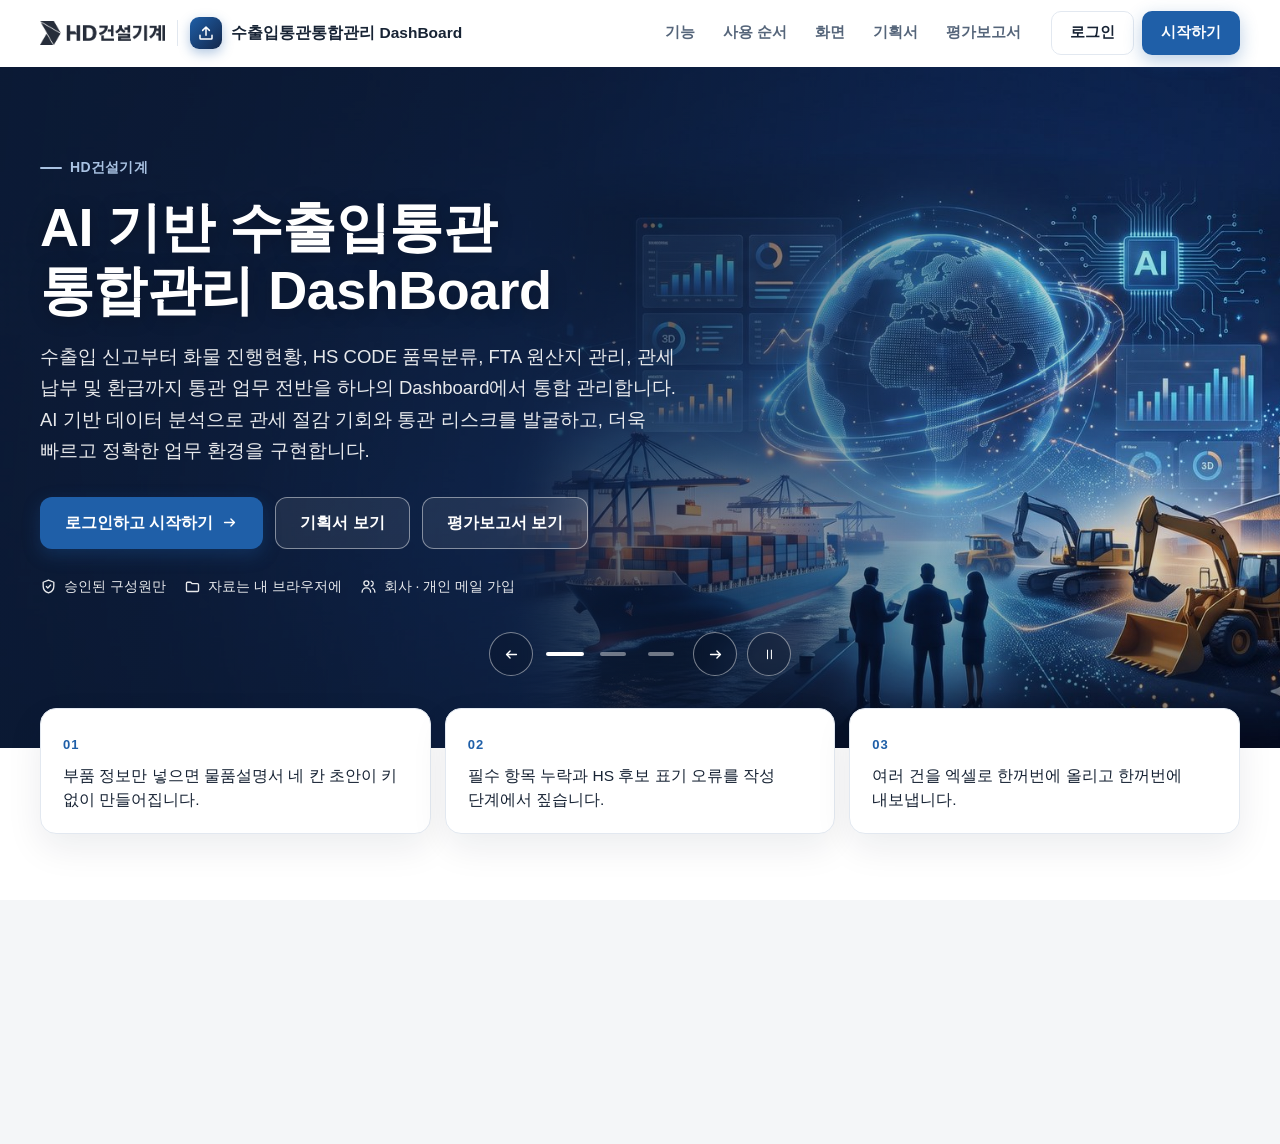
<file: library.html>
<!DOCTYPE html>
<html lang="ko">
<head>
<meta charset="UTF-8">
<meta name="viewport" content="width=device-width, initial-scale=1.0">
<title>자료 목록 — 수출입통관통합관리 DashBoard</title>
<!-- seo-kit: 검색 · 공유 미리보기(주소를 옮기면 이 묶음의 주소를 내 주소로) -->
<link rel="canonical" href="https://build-2611-07.jobability.co.kr/library.html">
<meta name="robots" content="index,follow">
<meta property="og:type" content="website">
<meta property="og:site_name" content="HD건설기계">
<meta property="og:title" content="자료 목록 — 수출입통관통합관리 DashBoard">
<meta property="og:description" content="사유서·업무 매뉴얼·통관 서식의 이름·설명·분류·사내 위치를 등록해 두고 찾는 목록입니다. 파일 자체는 저장하지 않습니다.">
<meta property="og:url" content="https://build-2611-07.jobability.co.kr/library.html">
<meta property="og:image" content="https://build-2611-07.jobability.co.kr/og-image.png?v=2">
<meta property="og:image:secure_url" content="https://build-2611-07.jobability.co.kr/og-image.png?v=2">
<meta property="og:image:type" content="image/png">
<meta property="og:image:width" content="1200">
<meta property="og:image:height" content="630">
<meta property="og:image:alt" content="AI 기반 수출입통관 통합관리 DashBoard">
<meta property="og:locale" content="ko_KR">
<meta name="twitter:card" content="summary_large_image">
<meta name="twitter:title" content="자료 목록 — 수출입통관통합관리 DashBoard">
<meta name="twitter:description" content="사유서·업무 매뉴얼·통관 서식의 이름·설명·분류·사내 위치를 등록해 두고 찾는 목록입니다. 파일 자체는 저장하지 않습니다.">
<meta name="twitter:image" content="https://build-2611-07.jobability.co.kr/og-image.png?v=2">
<!-- /seo-kit -->
<meta name="description" content="사유서·업무 매뉴얼·통관 서식의 이름·설명·분류·사내 위치를 등록해 두고 찾는 목록입니다. 파일 자체는 저장하지 않습니다.">
<link rel="icon" href="favicon.svg" type="image/svg+xml">
<link rel="stylesheet" href="css/style.css">
<link rel="stylesheet" href="css/app.css">
<link rel="stylesheet" href="css/dash.css">
<!-- auth-kit: 로그인 전에는 도구 화면을 감춘다(js/auth.js 가 판정 뒤 푼다) -->
<script>document.documentElement.classList.add('auth-lock')</script>
<link rel="stylesheet" href="css/auth.css?v=2026-11-13.13">
<link rel="stylesheet" href="css/board.css?v=2026-11-13.13">
<link rel="stylesheet" href="css/kit-build.css?v=2026-11-13.13">
<!-- /auth-kit -->
</head>
<body>
<nav class="topnav" aria-label="주요 메뉴">
  <div class="topnav-inner">
    <a class="topnav-brand" href="dashboard.html">수출입통관통합관리 DashBoard <small>build-2611-07 · 기획 최창섭</small></a>
    <ul class="topnav-links">
      <li><a href="dashboard.html">대시보드</a></li>
      <li><a href="tracking.html">화물 추적</a></li>
      <li><a href="errors.html">오류점수</a></li>
      <li><a href="index.html">물품설명서</a></li>
      <li><a href="library.html" class="active" aria-current="page">자료 목록</a></li>
      <li><a href="guide.html">사용법</a></li>
      <li><a href="plan.html">기획서</a></li>
    </ul>
  </div>
</nav>
<header class="hero"><div class="wrap">
  <div class="eyebrow">생성형 AI 업무자동화 전문가과정 · 2차수 · 프로젝트 07 · v1.1</div>
  <h1>통관 서식 · 업무 매뉴얼 자료 목록</h1>
  <p>사유서, 업무 매뉴얼, 통관 서식을 <b>어디에 두었는지</b> 적어 두고 현업 요청 때 바로 찾습니다.
     파일 자체는 저장하지 않습니다. 이름·설명·분류·사내 위치(링크나 공유 폴더 경로)만 이 브라우저에 기억합니다.</p>
</div></header>
<main><div class="wrap">

<section class="card" id="l-add">
  <h2 style="margin-top:0">1. 자료 등록</h2>
  <form id="lib-form" class="lib-form" autocomplete="off">
    <label><span>파일 이름 <small class="req">필수</small></span><input id="l-name" placeholder="예: 수입 신고 정정 사유서 양식.xlsx"></label>
    <label>분류 <select id="l-cat"></select></label>
    <label>담당 <input id="l-owner" placeholder="예: 통관 담당"></label>
    <label class="wide">사내 위치 · 링크 <input id="l-loc" placeholder="예: \\fileserver\통관\서식\사유서.xlsx 또는 https://intranet…"></label>
    <label class="wide">설명 <textarea id="l-desc" rows="2" placeholder="언제 쓰는 자료인지 한 줄로"></textarea></label>
  </form>
  <div class="btnrow">
    <button class="btn primary" id="btn-lib-add" type="button">등록</button>
    <button class="btn" id="btn-lib-sample" type="button">예시 3건 넣어 보기</button>
    <label class="btn" for="l-import">엑셀에서 불러오기<input type="file" id="l-import" accept=".xlsx,.xls,.csv"></label>
  </div>
  <p class="sub" style="margin-top:10px">목록은 이 브라우저(localStorage)에만 남습니다. 다른 PC 로 옮길 때는 엑셀로 내보낸 뒤 그 PC 에서 불러오세요.
    예시 항목은 실제 사내 자료가 아닙니다.</p>
  <div id="l-msg"></div>
</section>

<section class="card" id="l-list">
  <h2 style="margin-top:0">2. 목록</h2>
  <div class="ctrl">
    <label>찾기 <input id="l-q" placeholder="이름·설명·위치 낱말"></label>
    <button class="btn green" id="btn-lib-xlsx" type="button">엑셀로 내보내기</button>
  </div>
  <div class="lib-cats" id="l-cats"></div>
  <div id="l-table"></div>
</section>

</div></main>
<footer><div class="wrap">생성형 AI 업무자동화 전문가과정 2차수 · 프로젝트 07 · 기획 최창섭 · 파일은 저장하지 않고 위치만 기억합니다.</div></footer>
<script src="lib/xlsx.full.min.js"></script>
<script src="js/customs.js"></script>
<script src="js/library.js"></script>
<!-- auth-kit: 로그인 · 사용 신청 · 승인 · 게시판(키트 정본 data10-00/kit/auth, 적용 build-2611-00/tools/kit) -->
<script src="vendor/supabase.js?v=2026-11-13.13"></script>
<script src="js/auth-config.js?v=2026-11-13.13"></script>
<script src="js/kit-build.js?v=2026-11-13.13"></script>
<script src="js/board.js?v=2026-11-13.13"></script>
<script src="js/auth.js?v=2026-11-13.13"></script>
<!-- /auth-kit -->
</body>
</html>
</file>
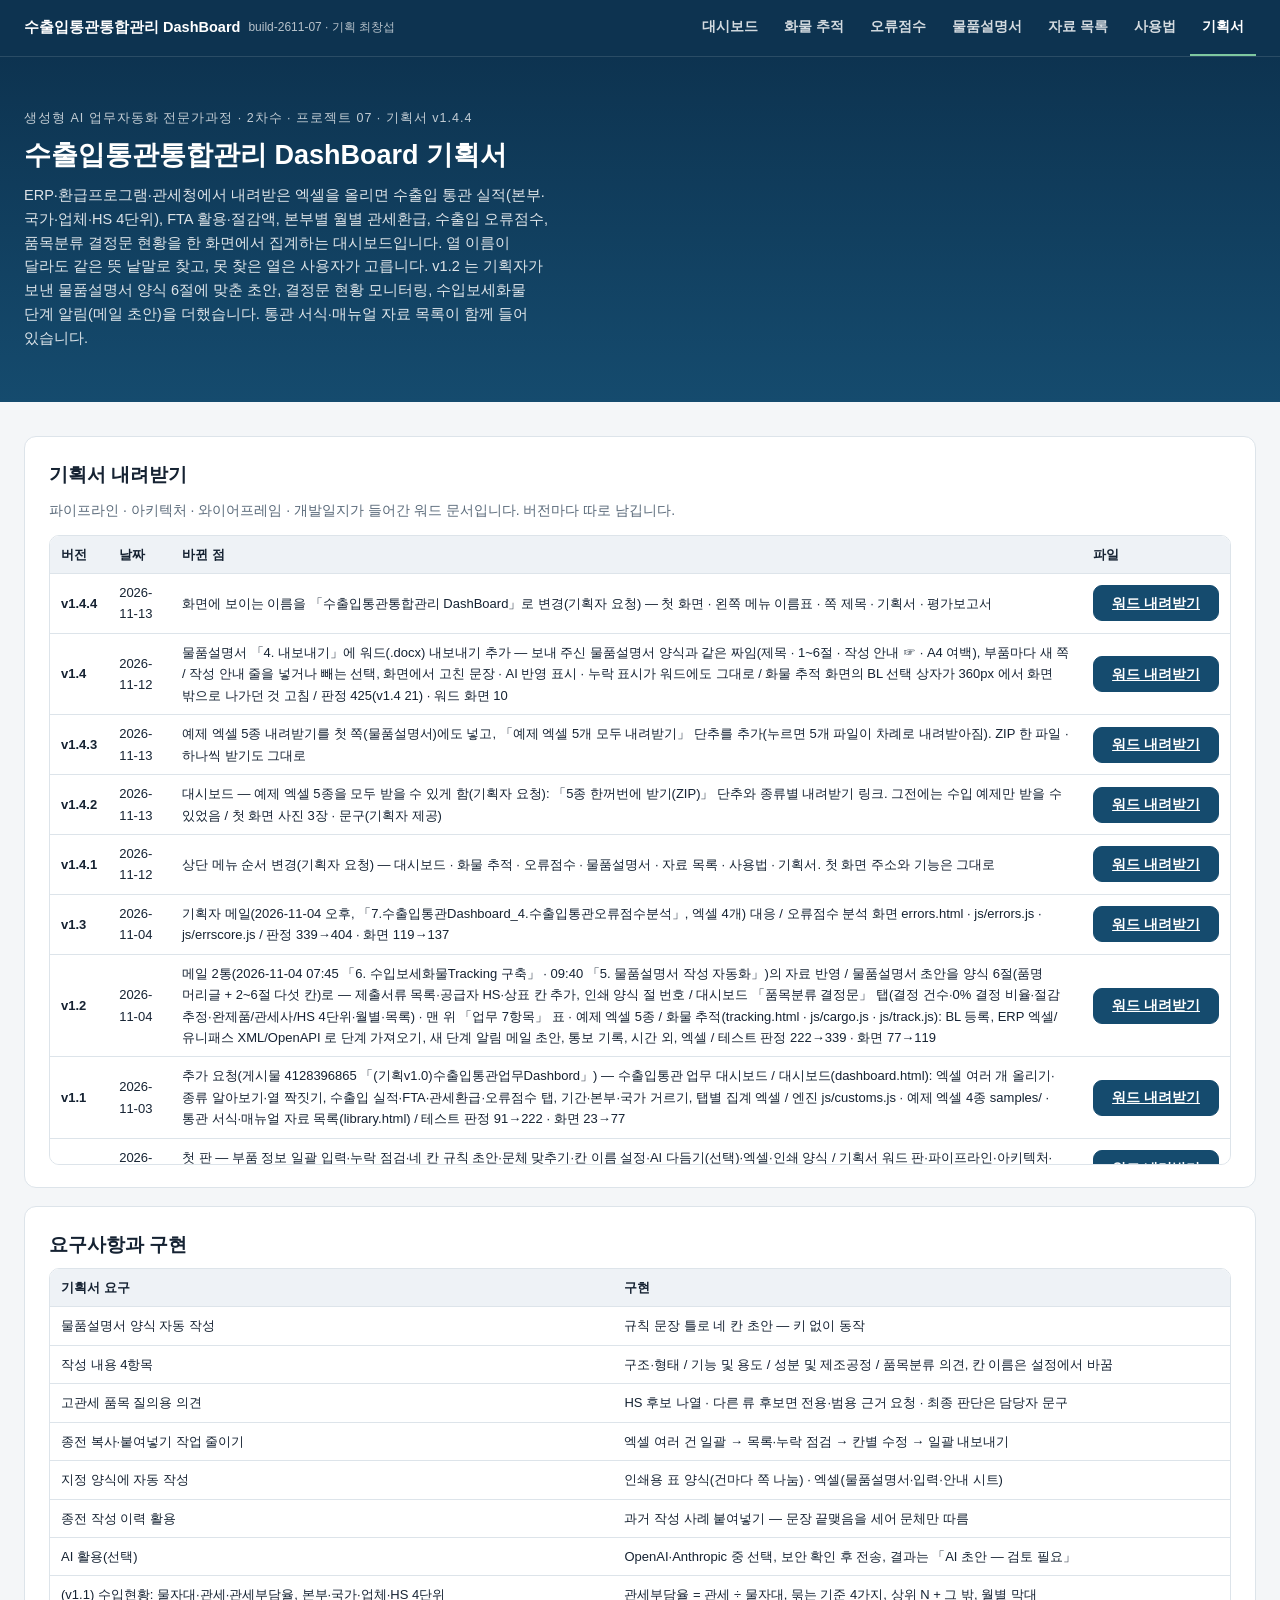
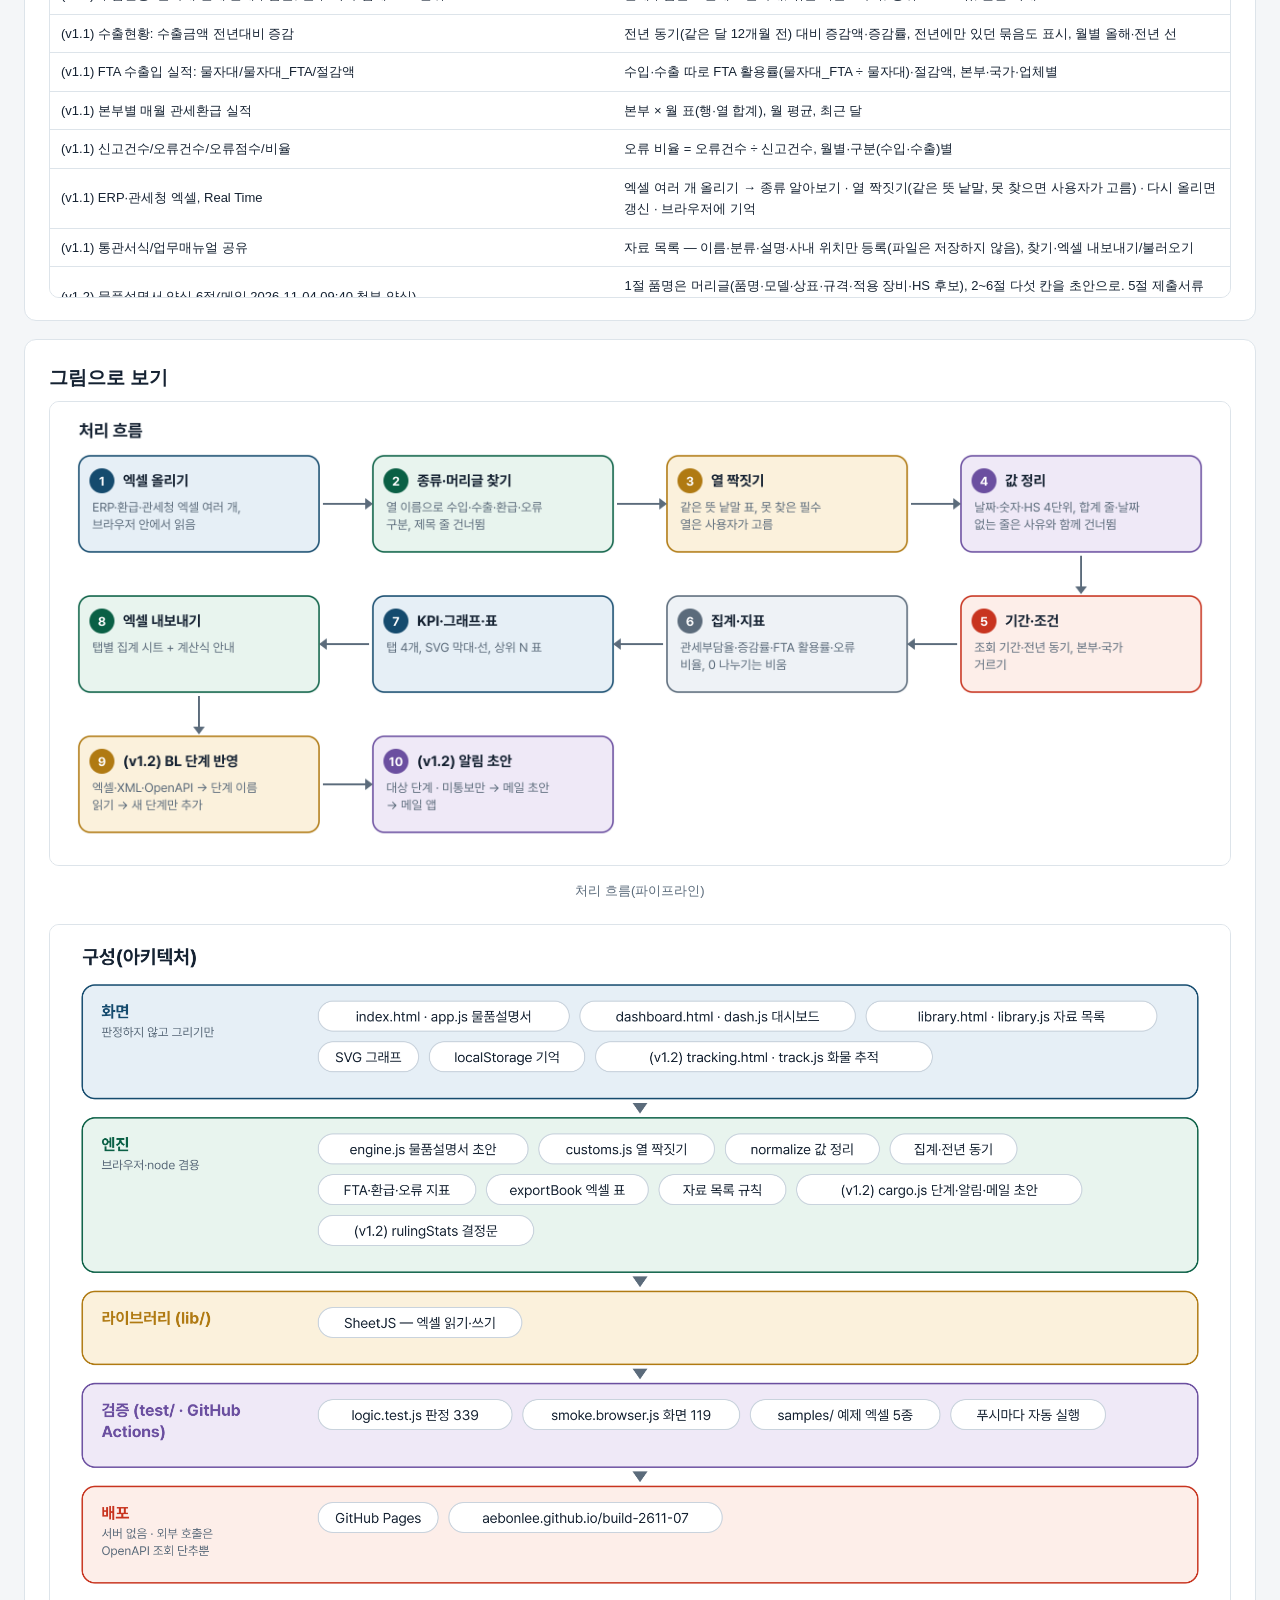
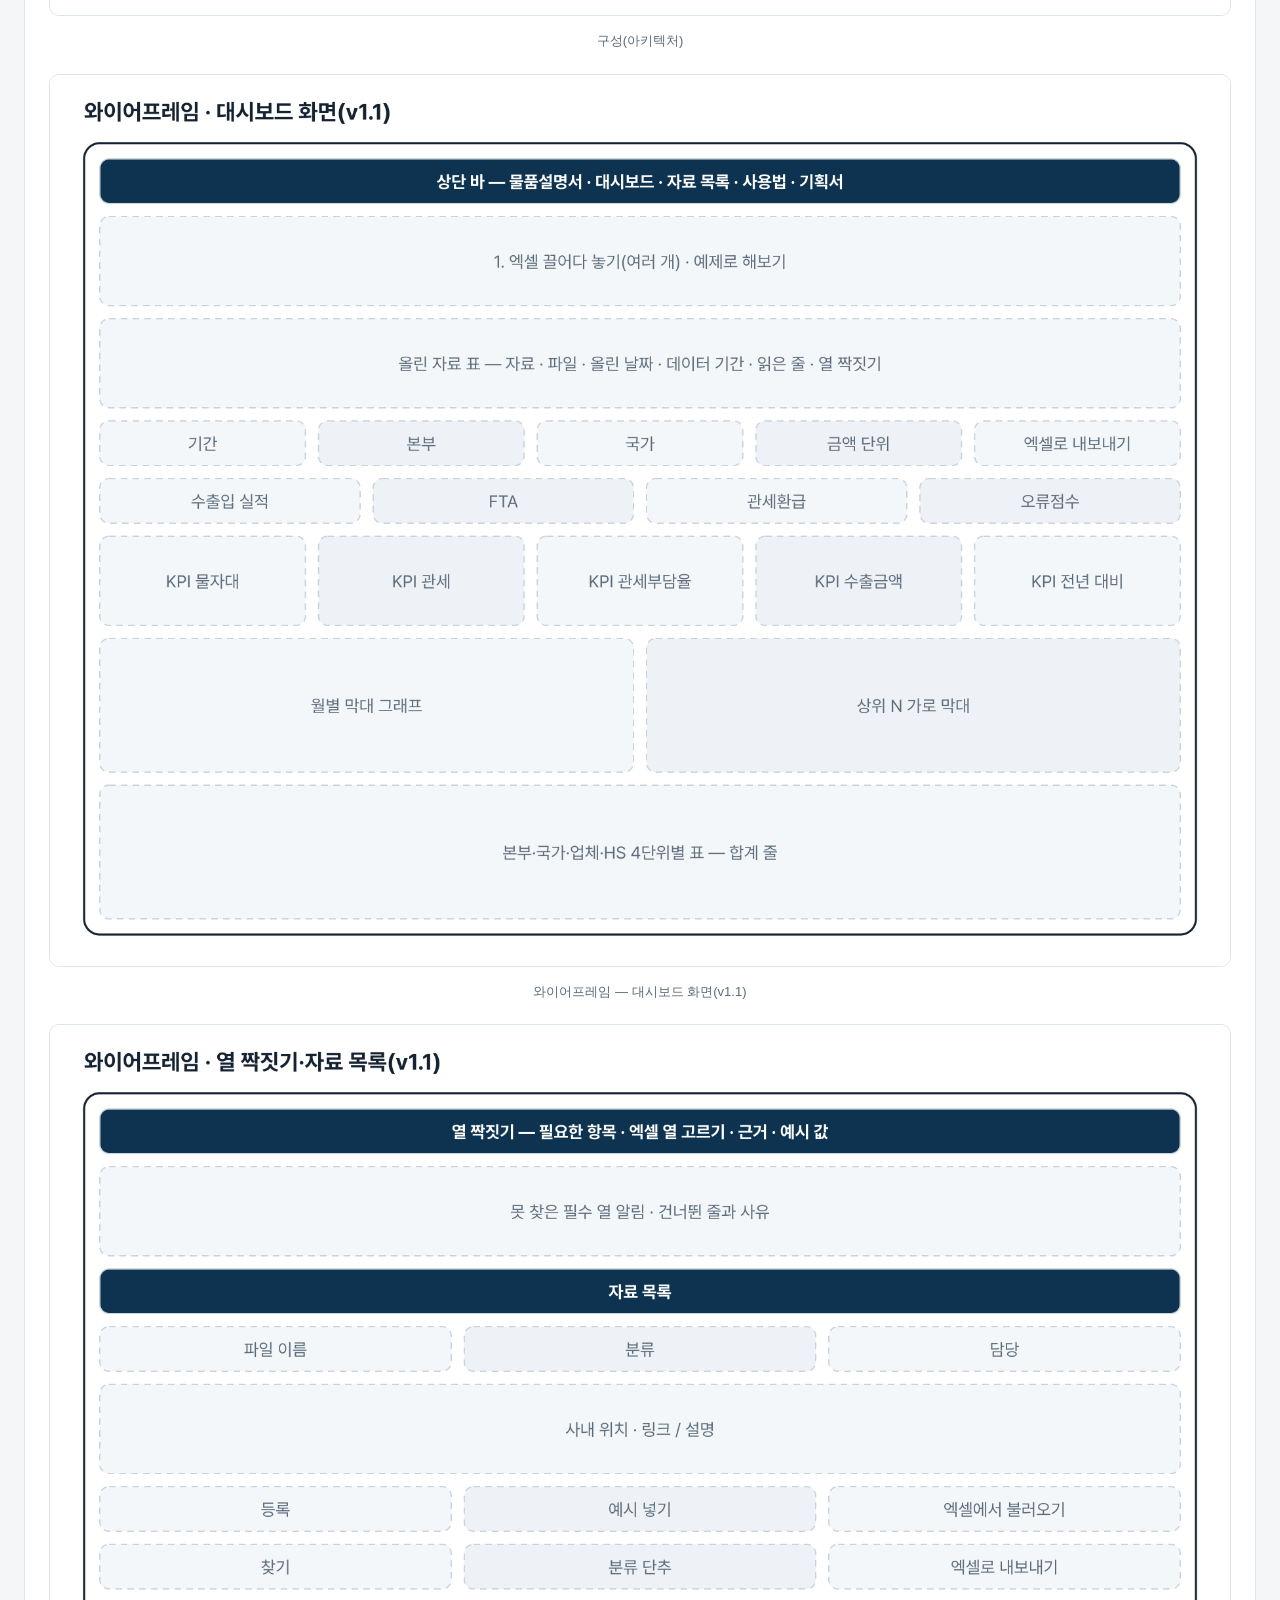
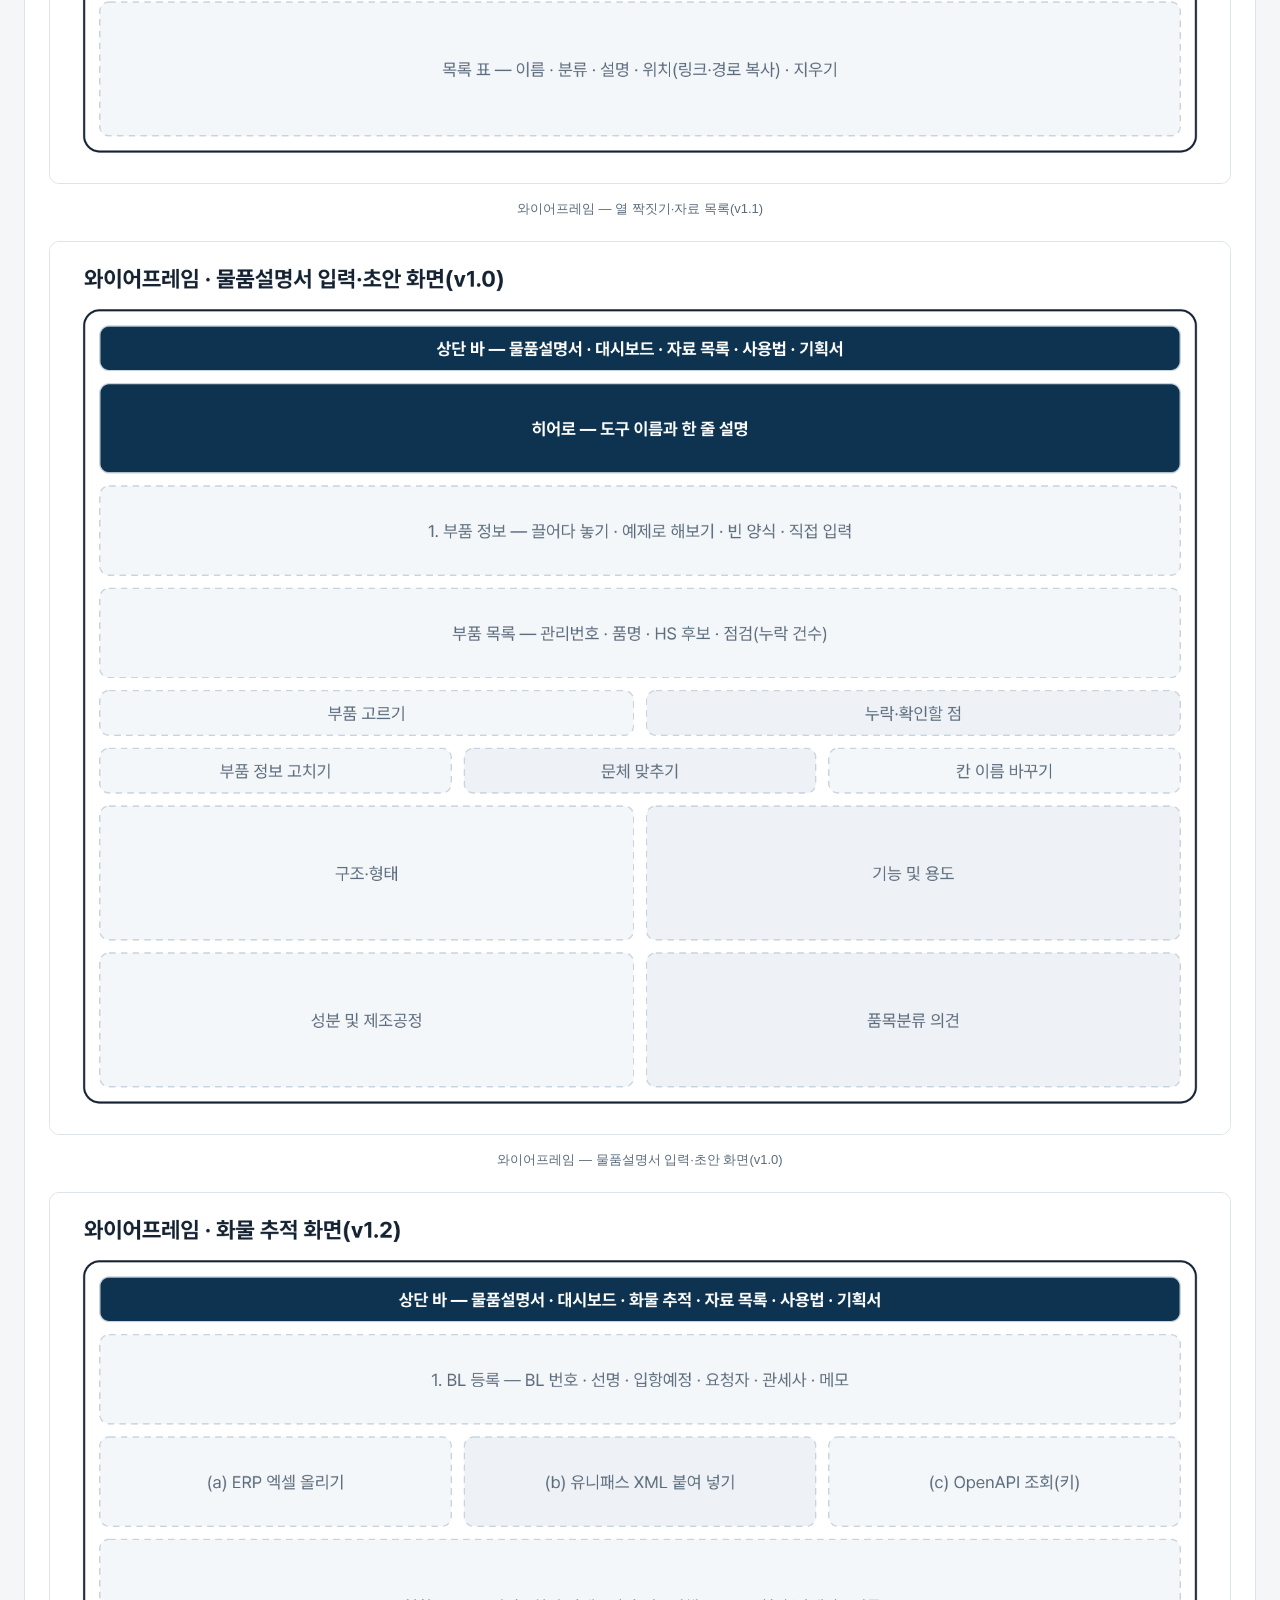
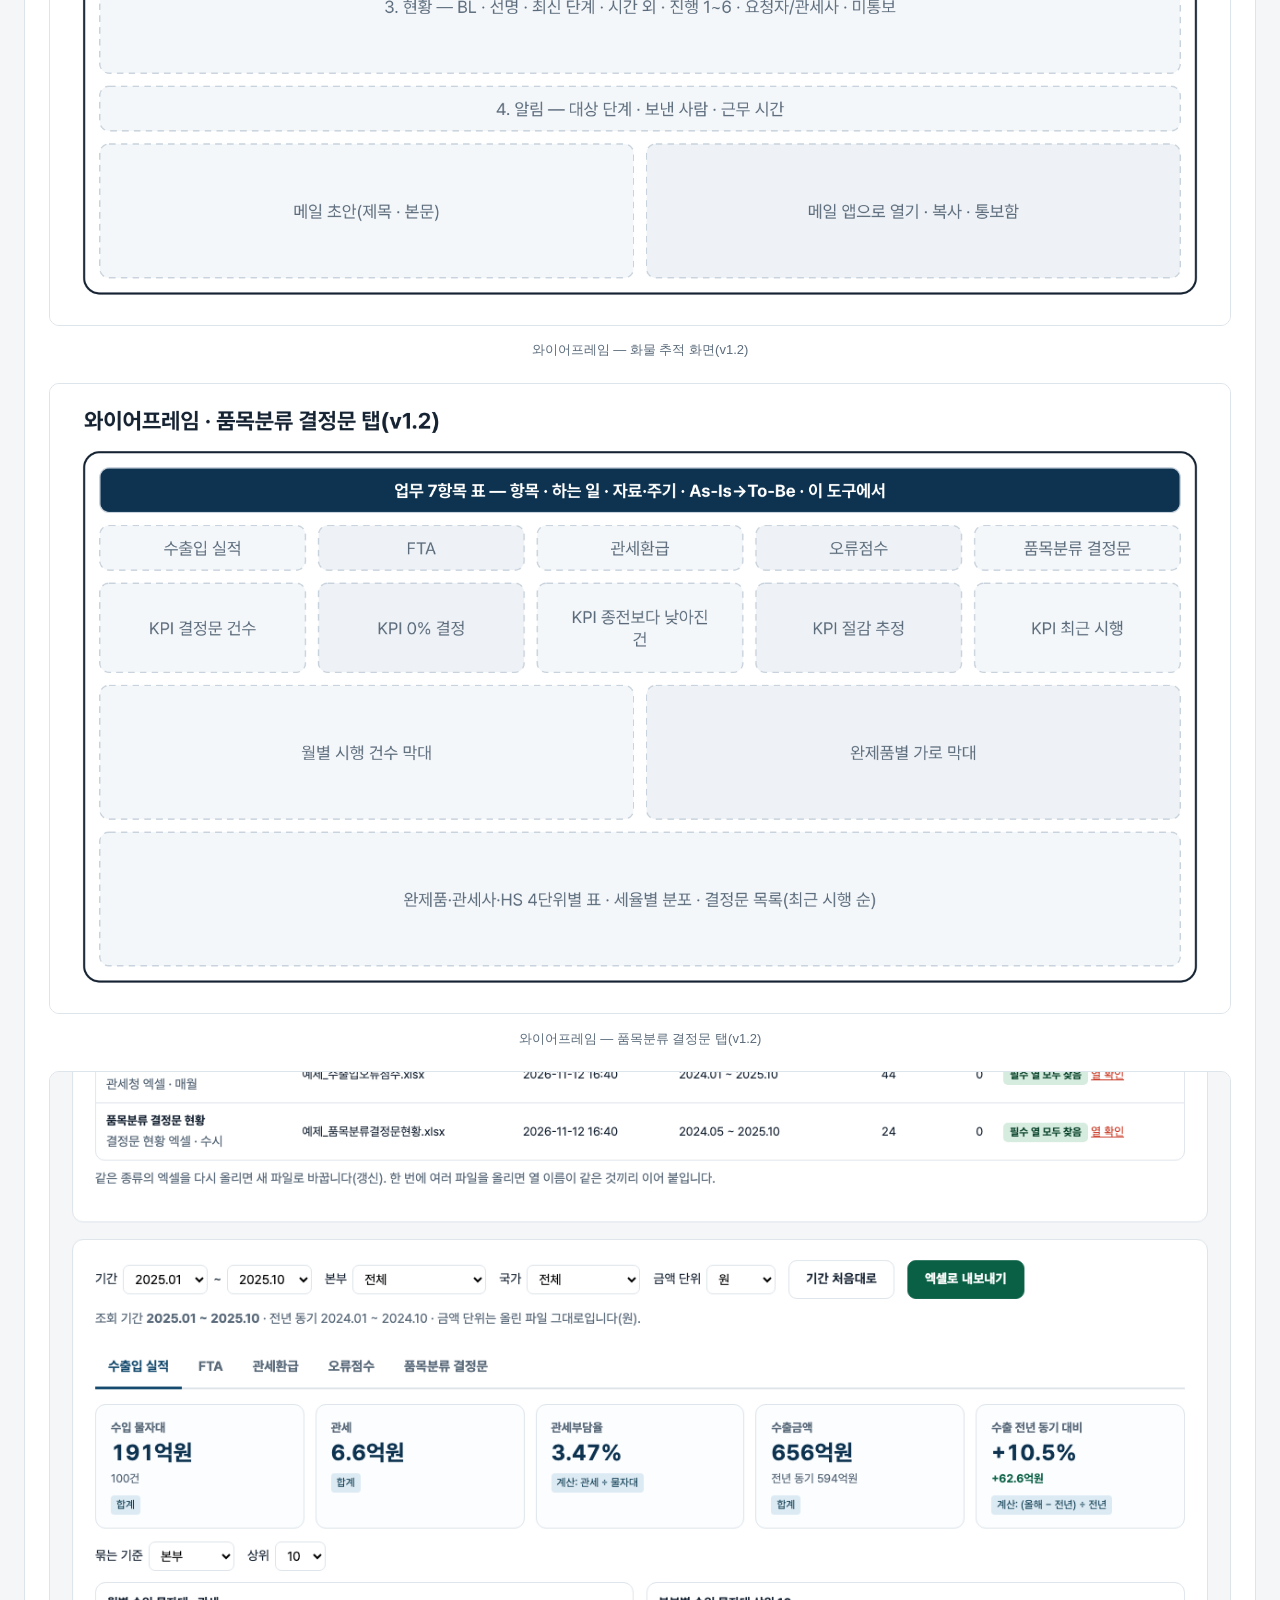
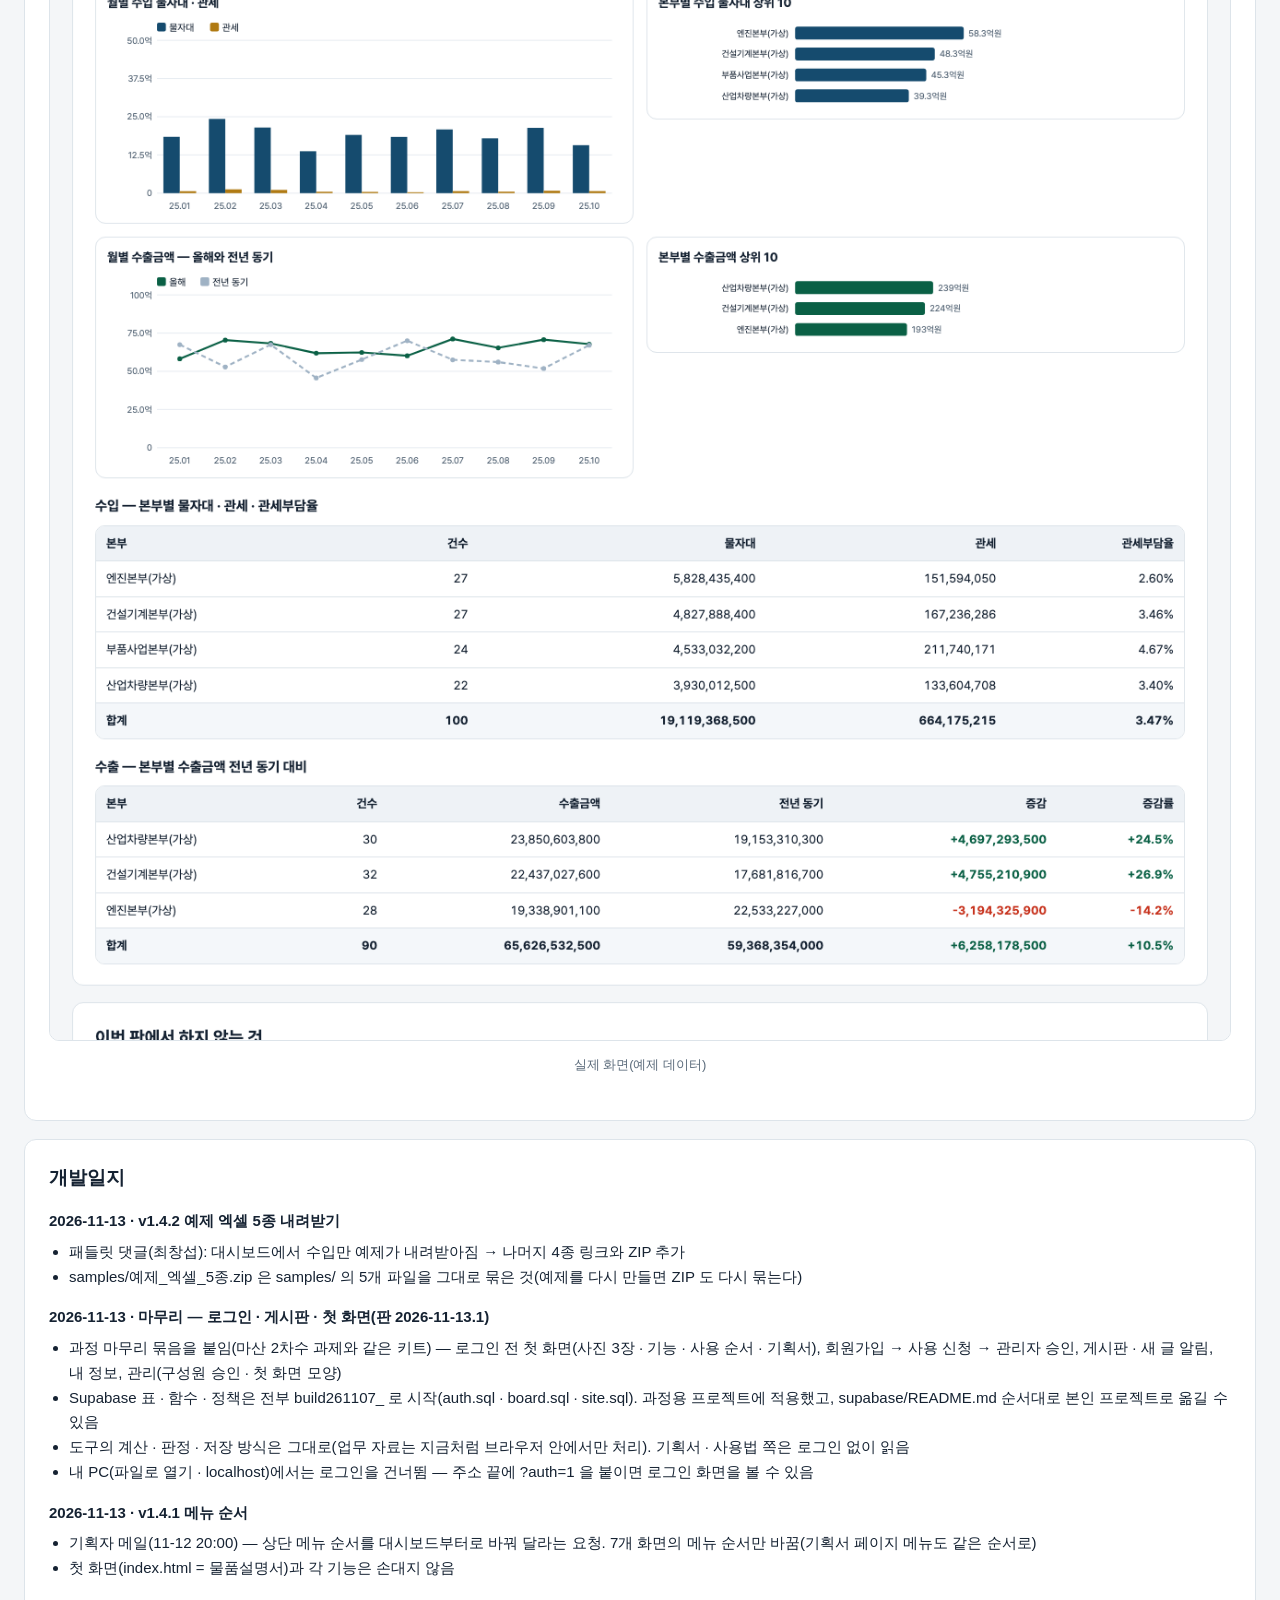
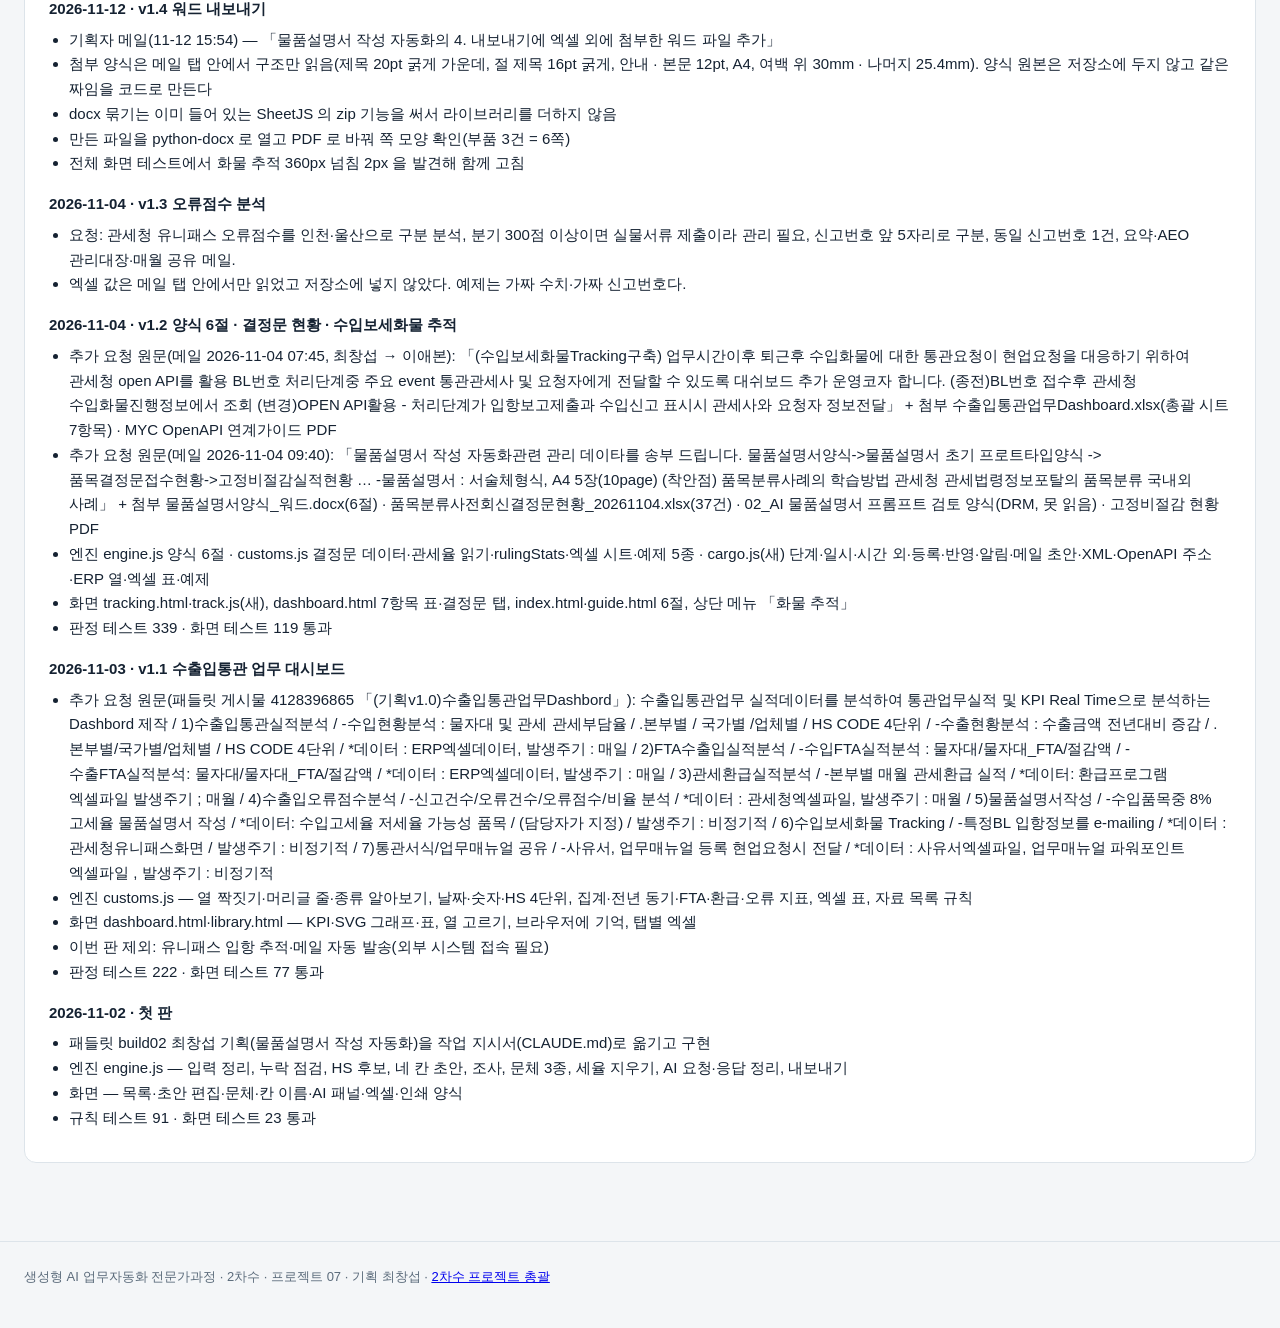
<file: plan.html>
<!DOCTYPE html>
<html lang="ko">
<head>
<meta charset="UTF-8">
<meta name="viewport" content="width=device-width, initial-scale=1.0">
<title>기획서 — 수출입통관통합관리 DashBoard</title>
<!-- seo-kit: 검색 · 공유 미리보기(주소를 옮기면 이 묶음의 주소를 내 주소로) -->
<link rel="canonical" href="https://build-2611-07.jobability.co.kr/plan.html">
<meta name="robots" content="index,follow">
<meta property="og:type" content="website">
<meta property="og:site_name" content="HD건설기계">
<meta property="og:title" content="기획서 — 수출입통관통합관리 DashBoard">
<meta property="og:description" content="ERP·환급프로그램·관세청에서 내려받은 엑셀을 올리면 수출입 통관 실적(본부·국가·업체·HS 4단위), FTA 활용·절감액, 본부별 월별 관세환급, 수출입 오류점수, 품목분류 결정문 현황을 한 화면에서 집계하는 대시보드입니다. 열 이름이 달라도 같은 뜻 낱말로 찾고, 못 찾은 열은 사용">
<meta property="og:url" content="https://build-2611-07.jobability.co.kr/plan.html">
<meta property="og:image" content="https://build-2611-07.jobability.co.kr/og-image.png?v=2">
<meta property="og:image:secure_url" content="https://build-2611-07.jobability.co.kr/og-image.png?v=2">
<meta property="og:image:type" content="image/png">
<meta property="og:image:width" content="1200">
<meta property="og:image:height" content="630">
<meta property="og:image:alt" content="AI 기반 수출입통관 통합관리 DashBoard">
<meta property="og:locale" content="ko_KR">
<meta name="twitter:card" content="summary_large_image">
<meta name="twitter:title" content="기획서 — 수출입통관통합관리 DashBoard">
<meta name="twitter:description" content="ERP·환급프로그램·관세청에서 내려받은 엑셀을 올리면 수출입 통관 실적(본부·국가·업체·HS 4단위), FTA 활용·절감액, 본부별 월별 관세환급, 수출입 오류점수, 품목분류 결정문 현황을 한 화면에서 집계하는 대시보드입니다. 열 이름이 달라도 같은 뜻 낱말로 찾고, 못 찾은 열은 사용">
<meta name="twitter:image" content="https://build-2611-07.jobability.co.kr/og-image.png?v=2">
<!-- /seo-kit -->
<link rel="icon" href="favicon.svg" type="image/svg+xml">
<link rel="stylesheet" href="css/style.css">
<style>
.plan-figs figure{margin:0 0 22px;} .plan-figs img{width:100%;height:auto;border:1px solid var(--line);border-radius:10px;background:#fff;}
.plan-figs figcaption{font-size:13px;color:var(--sub);text-align:center;margin-top:6px;}
.plan td{white-space:normal;} .plan td .btn{min-height:36px;white-space:nowrap;}
h3{font-size:15px;margin:16px 0 6px;} main ul{margin:0 0 10px 20px;}
</style>
</head>
<body>
<nav class="topnav" aria-label="주요 메뉴">
  <div class="topnav-inner">
    <a class="topnav-brand" href="index.html">수출입통관통합관리 DashBoard <small>build-2611-07 · 기획 최창섭</small></a>
    <ul class="topnav-links">
      <li><a href="dashboard.html">대시보드</a></li>
      <li><a href="tracking.html">화물 추적</a></li>
      <li><a href="errors.html">오류점수</a></li>
      <li><a href="index.html">물품설명서</a></li>
      <li><a href="library.html">자료 목록</a></li>
      <li><a href="guide.html">사용법</a></li>
      <li><a href="plan.html" class="active" aria-current="page">기획서</a></li>
    </ul>
  </div>
</nav>
<header class="hero"><div class="wrap">
  <div class="eyebrow">생성형 AI 업무자동화 전문가과정 · 2차수 · 프로젝트 07 · 기획서 v1.4.4</div>
  <h1>수출입통관통합관리 DashBoard 기획서</h1>
  <p>ERP·환급프로그램·관세청에서 내려받은 엑셀을 올리면 수출입 통관 실적(본부·국가·업체·HS 4단위), FTA 활용·절감액, 본부별 월별 관세환급, 수출입 오류점수, 품목분류 결정문 현황을 한 화면에서 집계하는 대시보드입니다. 열 이름이 달라도 같은 뜻 낱말로 찾고, 못 찾은 열은 사용자가 고릅니다. v1.2 는 기획자가 보낸 물품설명서 양식 6절에 맞춘 초안, 결정문 현황 모니터링, 수입보세화물 단계 알림(메일 초안)을 더했습니다. 통관 서식·매뉴얼 자료 목록이 함께 들어 있습니다.</p>
</div></header>
<main><div class="wrap">
<div class="card">
  <h2 style="margin-top:0">기획서 내려받기</h2>
  <p class="sub">파이프라인 · 아키텍처 · 와이어프레임 · 개발일지가 들어간 워드 문서입니다. 버전마다 따로 남깁니다.</p>
  <div class="tablewrap plan"><table><thead><tr><th>버전</th><th>날짜</th><th>바뀐 점</th><th>파일</th></tr></thead><tbody><tr><td><b>v1.4.4</b></td><td>2026-11-13</td><td>화면에 보이는 이름을 「수출입통관통합관리 DashBoard」로 변경(기획자 요청) — 첫 화면 · 왼쪽 메뉴 이름표 · 쪽 제목 · 기획서 · 평가보고서</td><td><a class="btn primary" href="docs/기획서/build-2611-07_최창섭_수출입통관통합관리DashBoard_기획서_v1.4.4.docx" download>워드 내려받기</a></td></tr><tr><td><b>v1.4</b></td><td>2026-11-12</td><td>물품설명서 「4. 내보내기」에 워드(.docx) 내보내기 추가 — 보내 주신 물품설명서 양식과 같은 짜임(제목 · 1~6절 · 작성 안내 ☞ · A4 여백), 부품마다 새 쪽 / 작성 안내 줄을 넣거나 빼는 선택, 화면에서 고친 문장 · AI 반영 표시 · 누락 표시가 워드에도 그대로 / 화물 추적 화면의 BL 선택 상자가 360px 에서 화면 밖으로 나가던 것 고침 / 판정 425(v1.4 21) · 워드 화면 10</td><td><a class="btn primary" href="docs/기획서/build-2611-07_최창섭_수출입통관업무대시보드_기획서_v1.4.docx" download>워드 내려받기</a></td></tr><tr><td><b>v1.4.3</b></td><td>2026-11-13</td><td>예제 엑셀 5종 내려받기를 첫 쪽(물품설명서)에도 넣고, 「예제 엑셀 5개 모두 내려받기」 단추를 추가(누르면 5개 파일이 차례로 내려받아짐). ZIP 한 파일 · 하나씩 받기도 그대로</td><td><a class="btn primary" href="docs/기획서/build-2611-07_최창섭_수출입통관업무대시보드_기획서_v1.4.3.docx" download>워드 내려받기</a></td></tr><tr><td><b>v1.4.2</b></td><td>2026-11-13</td><td>대시보드 — 예제 엑셀 5종을 모두 받을 수 있게 함(기획자 요청): 「5종 한꺼번에 받기(ZIP)」 단추와 종류별 내려받기 링크. 그전에는 수입 예제만 받을 수 있었음 / 첫 화면 사진 3장 · 문구(기획자 제공)</td><td><a class="btn primary" href="docs/기획서/build-2611-07_최창섭_수출입통관업무대시보드_기획서_v1.4.2.docx" download>워드 내려받기</a></td></tr><tr><td><b>v1.4.1</b></td><td>2026-11-12</td><td>상단 메뉴 순서 변경(기획자 요청) — 대시보드 · 화물 추적 · 오류점수 · 물품설명서 · 자료 목록 · 사용법 · 기획서. 첫 화면 주소와 기능은 그대로</td><td><a class="btn primary" href="docs/기획서/build-2611-07_최창섭_수출입통관업무대시보드_기획서_v1.4.1.docx" download>워드 내려받기</a></td></tr><tr><td><b>v1.3</b></td><td>2026-11-04</td><td>기획자 메일(2026-11-04 오후, 「7.수출입통관Dashboard_4.수출입통관오류점수분석」, 엑셀 4개) 대응 / 오류점수 분석 화면 errors.html · js/errors.js · js/errscore.js / 판정 339→404 · 화면 119→137</td><td><a class="btn primary" href="docs/기획서/build-2611-07_최창섭_수출입통관업무대시보드_기획서_v1.3.docx" download>워드 내려받기</a></td></tr><tr><td><b>v1.2</b></td><td>2026-11-04</td><td>메일 2통(2026-11-04 07:45 「6. 수입보세화물Tracking 구축」 · 09:40 「5. 물품설명서 작성 자동화」)의 자료 반영 / 물품설명서 초안을 양식 6절(품명 머리글 + 2~6절 다섯 칸)로 — 제출서류 목록·공급자 HS·상표 칸 추가, 인쇄 양식 절 번호 / 대시보드 「품목분류 결정문」 탭(결정 건수·0% 결정 비율·절감 추정·완제품/관세사/HS 4단위·월별·목록) · 맨 위 「업무 7항목」 표 · 예제 엑셀 5종 / 화물 추적(tracking.html · js/cargo.js · js/track.js): BL 등록, ERP 엑셀/유니패스 XML/OpenAPI 로 단계 가져오기, 새 단계 알림 메일 초안, 통보 기록, 시간 외, 엑셀 / 테스트 판정 222→339 · 화면 77→119</td><td><a class="btn primary" href="docs/기획서/build-2611-07_최창섭_수출입통관업무대시보드_기획서_v1.2.docx" download>워드 내려받기</a></td></tr><tr><td><b>v1.1</b></td><td>2026-11-03</td><td>추가 요청(게시물 4128396865 「(기획v1.0)수출입통관업무Dashbord」) — 수출입통관 업무 대시보드 / 대시보드(dashboard.html): 엑셀 여러 개 올리기·종류 알아보기·열 짝짓기, 수출입 실적·FTA·관세환급·오류점수 탭, 기간·본부·국가 거르기, 탭별 집계 엑셀 / 엔진 js/customs.js · 예제 엑셀 4종 samples/ · 통관 서식·매뉴얼 자료 목록(library.html) / 테스트 판정 91→222 · 화면 23→77</td><td><a class="btn primary" href="docs/기획서/build-2611-07_최창섭_수출입통관업무대시보드_기획서_v1.1.docx" download>워드 내려받기</a></td></tr><tr><td><b>v1.0</b></td><td>2026-11-02</td><td>첫 판 — 부품 정보 일괄 입력·누락 점검·네 칸 규칙 초안·문체 맞추기·칸 이름 설정·AI 다듬기(선택)·엑셀·인쇄 양식 / 기획서 워드 판·파이프라인·아키텍처·와이어프레임 추가</td><td><a class="btn primary" href="docs/기획서/build-2611-07_최창섭_물품설명서작성자동화_기획서_v1.0.docx" download>워드 내려받기</a></td></tr></tbody></table></div>
</div>
<div class="card plan">
  <h2 style="margin-top:0">요구사항과 구현</h2>
  <div class="tablewrap"><table><thead><tr><th>기획서 요구</th><th>구현</th></tr></thead><tbody><tr><td>물품설명서 양식 자동 작성</td><td>규칙 문장 틀로 네 칸 초안 — 키 없이 동작</td></tr><tr><td>작성 내용 4항목</td><td>구조·형태 / 기능 및 용도 / 성분 및 제조공정 / 품목분류 의견, 칸 이름은 설정에서 바꿈</td></tr><tr><td>고관세 품목 질의용 의견</td><td>HS 후보 나열 · 다른 류 후보면 전용·범용 근거 요청 · 최종 판단은 담당자 문구</td></tr><tr><td>종전 복사·붙여넣기 작업 줄이기</td><td>엑셀 여러 건 일괄 → 목록·누락 점검 → 칸별 수정 → 일괄 내보내기</td></tr><tr><td>지정 양식에 자동 작성</td><td>인쇄용 표 양식(건마다 쪽 나눔) · 엑셀(물품설명서·입력·안내 시트)</td></tr><tr><td>종전 작성 이력 활용</td><td>과거 작성 사례 붙여넣기 — 문장 끝맺음을 세어 문체만 따름</td></tr><tr><td>AI 활용(선택)</td><td>OpenAI·Anthropic 중 선택, 보안 확인 후 전송, 결과는 「AI 초안 — 검토 필요」</td></tr><tr><td>(v1.1) 수입현황: 물자대·관세·관세부담율, 본부·국가·업체·HS 4단위</td><td>관세부담율 = 관세 ÷ 물자대, 묶는 기준 4가지, 상위 N + 그 밖, 월별 막대</td></tr><tr><td>(v1.1) 수출현황: 수출금액 전년대비 증감</td><td>전년 동기(같은 달 12개월 전) 대비 증감액·증감률, 전년에만 있던 묶음도 표시, 월별 올해·전년 선</td></tr><tr><td>(v1.1) FTA 수출입 실적: 물자대/물자대_FTA/절감액</td><td>수입·수출 따로 FTA 활용률(물자대_FTA ÷ 물자대)·절감액, 본부·국가·업체별</td></tr><tr><td>(v1.1) 본부별 매월 관세환급 실적</td><td>본부 × 월 표(행·열 합계), 월 평균, 최근 달</td></tr><tr><td>(v1.1) 신고건수/오류건수/오류점수/비율</td><td>오류 비율 = 오류건수 ÷ 신고건수, 월별·구분(수입·수출)별</td></tr><tr><td>(v1.1) ERP·관세청 엑셀, Real Time</td><td>엑셀 여러 개 올리기 → 종류 알아보기 · 열 짝짓기(같은 뜻 낱말, 못 찾으면 사용자가 고름) · 다시 올리면 갱신 · 브라우저에 기억</td></tr><tr><td>(v1.1) 통관서식/업무매뉴얼 공유</td><td>자료 목록 — 이름·분류·설명·사내 위치만 등록(파일은 저장하지 않음), 찾기·엑셀 내보내기/불러오기</td></tr><tr><td>(v1.2) 물품설명서 양식 6절(메일 2026-11-04 09:40 첨부 양식)</td><td>1절 품명은 머리글(품명·모델·상표·규격·적용 장비·HS 후보), 2~6절 다섯 칸을 초안으로. 5절 제출서류 목록은 입력한 붙임 자료와 해외 공급자 HS 를 나열</td></tr><tr><td>(v1.2) 5-2 실적 모니터링 — 품목분류 결정문 접수 때 고정비 절감 실적</td><td>결정문 현황 엑셀(연번·완제품·품명·결정세번·결정문번호·시행일자·관세율·관세사) → 결정 건수 · 관세율 0% 건수와 비율 · 완제품/관세사/HS 4단위별 · 월별 · 세율별 분포 · 목록. 종전세율·연간 수입액 열이 있으면 절감 추정</td></tr><tr><td>(v1.2) 6. 수입보세화물 Tracking — 입항보고제출·수입신고 때 관세사·요청자에게 전달</td><td>tracking.html — BL 등록, ERP 엑셀/유니패스 XML/OpenAPI(키 있을 때) 로 단계 가져오기, 새로 생긴 대상 단계마다 메일 초안(mailto·복사), 통보 기록, 시간 외 표시</td></tr><tr><td>(v1.2) 대시보드 7항목 구조(수출입통관업무Dashboard.xlsx 총괄 시트)</td><td>대시보드 맨 위 「업무 7항목」 표 — 항목마다 자료·주기·As-Is→To-Be 와 이 도구의 위치</td></tr><tr><td>(v1.3) 7. 4. 수출입통관 오류점수 분석 — 유니패스 귀책사유자별 오류현황·상세목록을 인천·울산으로 나눠 요약, 동일 신고번호 1건, 분기 300점 관리, AEO 관리대장·월별 공유 메일</td><td>errors.html — 수입·수출 엑셀 → 부호별 인천/울산 → 월별 표·분기 경계·담당자 요약 표 대조·항목별 원인·관리대장 표·메일 초안·엑셀</td></tr><tr><td>(v1.4) 내보내기에 워드 파일 추가</td><td>「워드(.docx)로 내보내기」 — 양식과 같은 짜임으로 부품마다 한 벌, 작성 안내 줄 선택</td></tr></tbody></table></div>
</div>
<div class="card plan-figs"><h2 style="margin-top:0">그림으로 보기</h2><figure><img src="docs/img/pipeline.png" alt="처리 흐름(파이프라인)" loading="lazy"><figcaption>처리 흐름(파이프라인)</figcaption></figure><figure><img src="docs/img/architecture.png" alt="구성(아키텍처)" loading="lazy"><figcaption>구성(아키텍처)</figcaption></figure><figure><img src="docs/img/wireframe-1.png" alt="와이어프레임 — 대시보드 화면(v1.1)" loading="lazy"><figcaption>와이어프레임 — 대시보드 화면(v1.1)</figcaption></figure><figure><img src="docs/img/wireframe-2.png" alt="와이어프레임 — 열 짝짓기·자료 목록(v1.1)" loading="lazy"><figcaption>와이어프레임 — 열 짝짓기·자료 목록(v1.1)</figcaption></figure><figure><img src="docs/img/wireframe-3.png" alt="와이어프레임 — 물품설명서 입력·초안 화면(v1.0)" loading="lazy"><figcaption>와이어프레임 — 물품설명서 입력·초안 화면(v1.0)</figcaption></figure><figure><img src="docs/img/wireframe-4.png" alt="와이어프레임 — 화물 추적 화면(v1.2)" loading="lazy"><figcaption>와이어프레임 — 화물 추적 화면(v1.2)</figcaption></figure><figure><img src="docs/img/wireframe-5.png" alt="와이어프레임 — 품목분류 결정문 탭(v1.2)" loading="lazy"><figcaption>와이어프레임 — 품목분류 결정문 탭(v1.2)</figcaption></figure><figure><img src="docs/img/screen.png" alt="실제 화면(예제 데이터)" loading="lazy"><figcaption>실제 화면(예제 데이터)</figcaption></figure></div>
<div class="card"><h2 style="margin-top:0">개발일지</h2><h3>2026-11-13 · v1.4.2 예제 엑셀 5종 내려받기</h3><ul><li>패들릿 댓글(최창섭): 대시보드에서 수입만 예제가 내려받아짐 → 나머지 4종 링크와 ZIP 추가</li><li>samples/예제_엑셀_5종.zip 은 samples/ 의 5개 파일을 그대로 묶은 것(예제를 다시 만들면 ZIP 도 다시 묶는다)</li></ul><h3>2026-11-13 · 마무리 — 로그인 · 게시판 · 첫 화면(판 2026-11-13.1)</h3><ul><li>과정 마무리 묶음을 붙임(마산 2차수 과제와 같은 키트) — 로그인 전 첫 화면(사진 3장 · 기능 · 사용 순서 · 기획서), 회원가입 → 사용 신청 → 관리자 승인, 게시판 · 새 글 알림, 내 정보, 관리(구성원 승인 · 첫 화면 모양)</li><li>Supabase 표 · 함수 · 정책은 전부 build261107_ 로 시작(auth.sql · board.sql · site.sql). 과정용 프로젝트에 적용했고, supabase/README.md 순서대로 본인 프로젝트로 옮길 수 있음</li><li>도구의 계산 · 판정 · 저장 방식은 그대로(업무 자료는 지금처럼 브라우저 안에서만 처리). 기획서 · 사용법 쪽은 로그인 없이 읽음</li><li>내 PC(파일로 열기 · localhost)에서는 로그인을 건너뜀 — 주소 끝에 ?auth=1 을 붙이면 로그인 화면을 볼 수 있음</li></ul><h3>2026-11-13 · v1.4.1 메뉴 순서</h3><ul><li>기획자 메일(11-12 20:00) — 상단 메뉴 순서를 대시보드부터로 바꿔 달라는 요청. 7개 화면의 메뉴 순서만 바꿈(기획서 페이지 메뉴도 같은 순서로)</li><li>첫 화면(index.html = 물품설명서)과 각 기능은 손대지 않음</li></ul><h3>2026-11-12 · v1.4 워드 내보내기</h3><ul><li>기획자 메일(11-12 15:54) — 「물품설명서 작성 자동화의 4. 내보내기에 엑셀 외에 첨부한 워드 파일 추가」</li><li>첨부 양식은 메일 탭 안에서 구조만 읽음(제목 20pt 굵게 가운데, 절 제목 16pt 굵게, 안내 · 본문 12pt, A4, 여백 위 30mm · 나머지 25.4mm). 양식 원본은 저장소에 두지 않고 같은 짜임을 코드로 만든다</li><li>docx 묶기는 이미 들어 있는 SheetJS 의 zip 기능을 써서 라이브러리를 더하지 않음</li><li>만든 파일을 python-docx 로 열고 PDF 로 바꿔 쪽 모양 확인(부품 3건 = 6쪽)</li><li>전체 화면 테스트에서 화물 추적 360px 넘침 2px 을 발견해 함께 고침</li></ul><h3>2026-11-04 · v1.3 오류점수 분석</h3><ul><li>요청: 관세청 유니패스 오류점수를 인천·울산으로 구분 분석, 분기 300점 이상이면 실물서류 제출이라 관리 필요, 신고번호 앞 5자리로 구분, 동일 신고번호 1건, 요약·AEO 관리대장·매월 공유 메일.</li><li>엑셀 값은 메일 탭 안에서만 읽었고 저장소에 넣지 않았다. 예제는 가짜 수치·가짜 신고번호다.</li></ul><h3>2026-11-04 · v1.2 양식 6절 · 결정문 현황 · 수입보세화물 추적</h3><ul><li>추가 요청 원문(메일 2026-11-04 07:45, 최창섭 → 이애본): 「(수입보세화물Tracking구축) 업무시간이후 퇴근후 수입화물에 대한 통관요청이 현업요청을 대응하기 위하여 관세청 open API를 활용 BL번호 처리단계중 주요 event 통관관세사 및 요청자에게 전달할 수 있도록 대쉬보드 추가 운영코자 합니다. (종전)BL번호 접수후 관세청 수입화물진행정보에서 조회 (변경)OPEN API활용 - 처리단계가 입항보고제출과 수입신고 표시시 관세사와 요청자 정보전달」 + 첨부 수출입통관업무Dashboard.xlsx(총괄 시트 7항목) · MYC OpenAPI 연계가이드 PDF</li><li>추가 요청 원문(메일 2026-11-04 09:40): 「물품설명서 작성 자동화관련 관리 데이타를 송부 드립니다. 물품설명서양식-&gt;물품설명서 초기 프로트타입양식 -&gt;품목결정문접수현황-&gt;고정비절감실적현황 … -물품설명서 : 서술체형식, A4 5장(10page) (착안점) 품목분류사례의 학습방법 관세청 관세법령정보포탈의 품목분류 국내외 사례」 + 첨부 물품설명서양식_워드.docx(6절) · 품목분류사전회신결정문현황_20261104.xlsx(37건) · 02_AI 물품설명서 프롬프트 검토 양식(DRM, 못 읽음) · 고정비절감 현황 PDF</li><li>엔진 engine.js 양식 6절 · customs.js 결정문 데이터·관세율 읽기·rulingStats·엑셀 시트·예제 5종 · cargo.js(새) 단계·일시·시간 외·등록·반영·알림·메일 초안·XML·OpenAPI 주소·ERP 열·엑셀 표·예제</li><li>화면 tracking.html·track.js(새), dashboard.html 7항목 표·결정문 탭, index.html·guide.html 6절, 상단 메뉴 「화물 추적」</li><li>판정 테스트 339 · 화면 테스트 119 통과</li></ul><h3>2026-11-03 · v1.1 수출입통관 업무 대시보드</h3><ul><li>추가 요청 원문(패들릿 게시물 4128396865 「(기획v1.0)수출입통관업무Dashbord」): 수출입통관업무 실적데이터를 분석하여 통관업무실적 및 KPI Real Time으로 분석하는 Dashbord 제작 / 1)수출입통관실적분석 / -수입현황분석 : 물자대 및 관세  관세부담율 / .본부별 / 국가별 /업체별 / HS CODE 4단위 / -수출현황분석 : 수출금액 전년대비 증감 / .본부별/국가별/업체별 / HS CODE 4단위 / *데이터 : ERP엑셀데이터, 발생주기 : 매일 / 2)FTA수출입실적분석 / -수입FTA실적분석 : 물자대/물자대_FTA/절감액 / -수출FTA실적분석: 물자대/물자대_FTA/절감액 / *데이터 : ERP엑셀데이터, 발생주기 : 매일 / 3)관세환급실적분석 / -본부별 매월 관세환급 실적 / *데이터: 환급프로그램 엑셀파일 발생주기 ; 매월 / 4)수출입오류점수분석 / -신고건수/오류건수/오류점수/비율 분석 / *데이터 : 관세청엑셀파일, 발생주기 : 매월 / 5)물품설명서작성 / -수입품목중 8%고세율 물품설명서 작성 / *데이터: 수입고세율 저세율 가능성 품목 / (담당자가 지정) / 발생주기 : 비정기적 / 6)수입보세화물 Tracking / -특정BL 입항정보를 e-mailing / *데이터 : 관세청유니패스화면 / 발생주기 : 비정기적 / 7)통관서식/업무매뉴얼 공유 / -사유서, 업무매뉴얼 등록 현업요청시 전달 / *데이터 : 사유서엑셀파일, 업무매뉴얼 파워포인트 엑셀파일 , 발생주기 : 비정기적</li><li>엔진 customs.js — 열 짝짓기·머리글 줄·종류 알아보기, 날짜·숫자·HS 4단위, 집계·전년 동기·FTA·환급·오류 지표, 엑셀 표, 자료 목록 규칙</li><li>화면 dashboard.html·library.html — KPI·SVG 그래프·표, 열 고르기, 브라우저에 기억, 탭별 엑셀</li><li>이번 판 제외: 유니패스 입항 추적·메일 자동 발송(외부 시스템 접속 필요)</li><li>판정 테스트 222 · 화면 테스트 77 통과</li></ul><h3>2026-11-02 · 첫 판</h3><ul><li>패들릿 build02 최창섭 기획(물품설명서 작성 자동화)을 작업 지시서(CLAUDE.md)로 옮기고 구현</li><li>엔진 engine.js — 입력 정리, 누락 점검, HS 후보, 네 칸 초안, 조사, 문체 3종, 세율 지우기, AI 요청·응답 정리, 내보내기</li><li>화면 — 목록·초안 편집·문체·칸 이름·AI 패널·엑셀·인쇄 양식</li><li>규칙 테스트 91 · 화면 테스트 23 통과</li></ul></div>
</div></main>
<footer><div class="wrap">생성형 AI 업무자동화 전문가과정 · 2차수 · 프로젝트 07 · 기획 최창섭 · <a href="https://build-2611-00.jobability.co.kr/">2차수 프로젝트 총괄</a></div></footer>
</body>
</html>
</file>
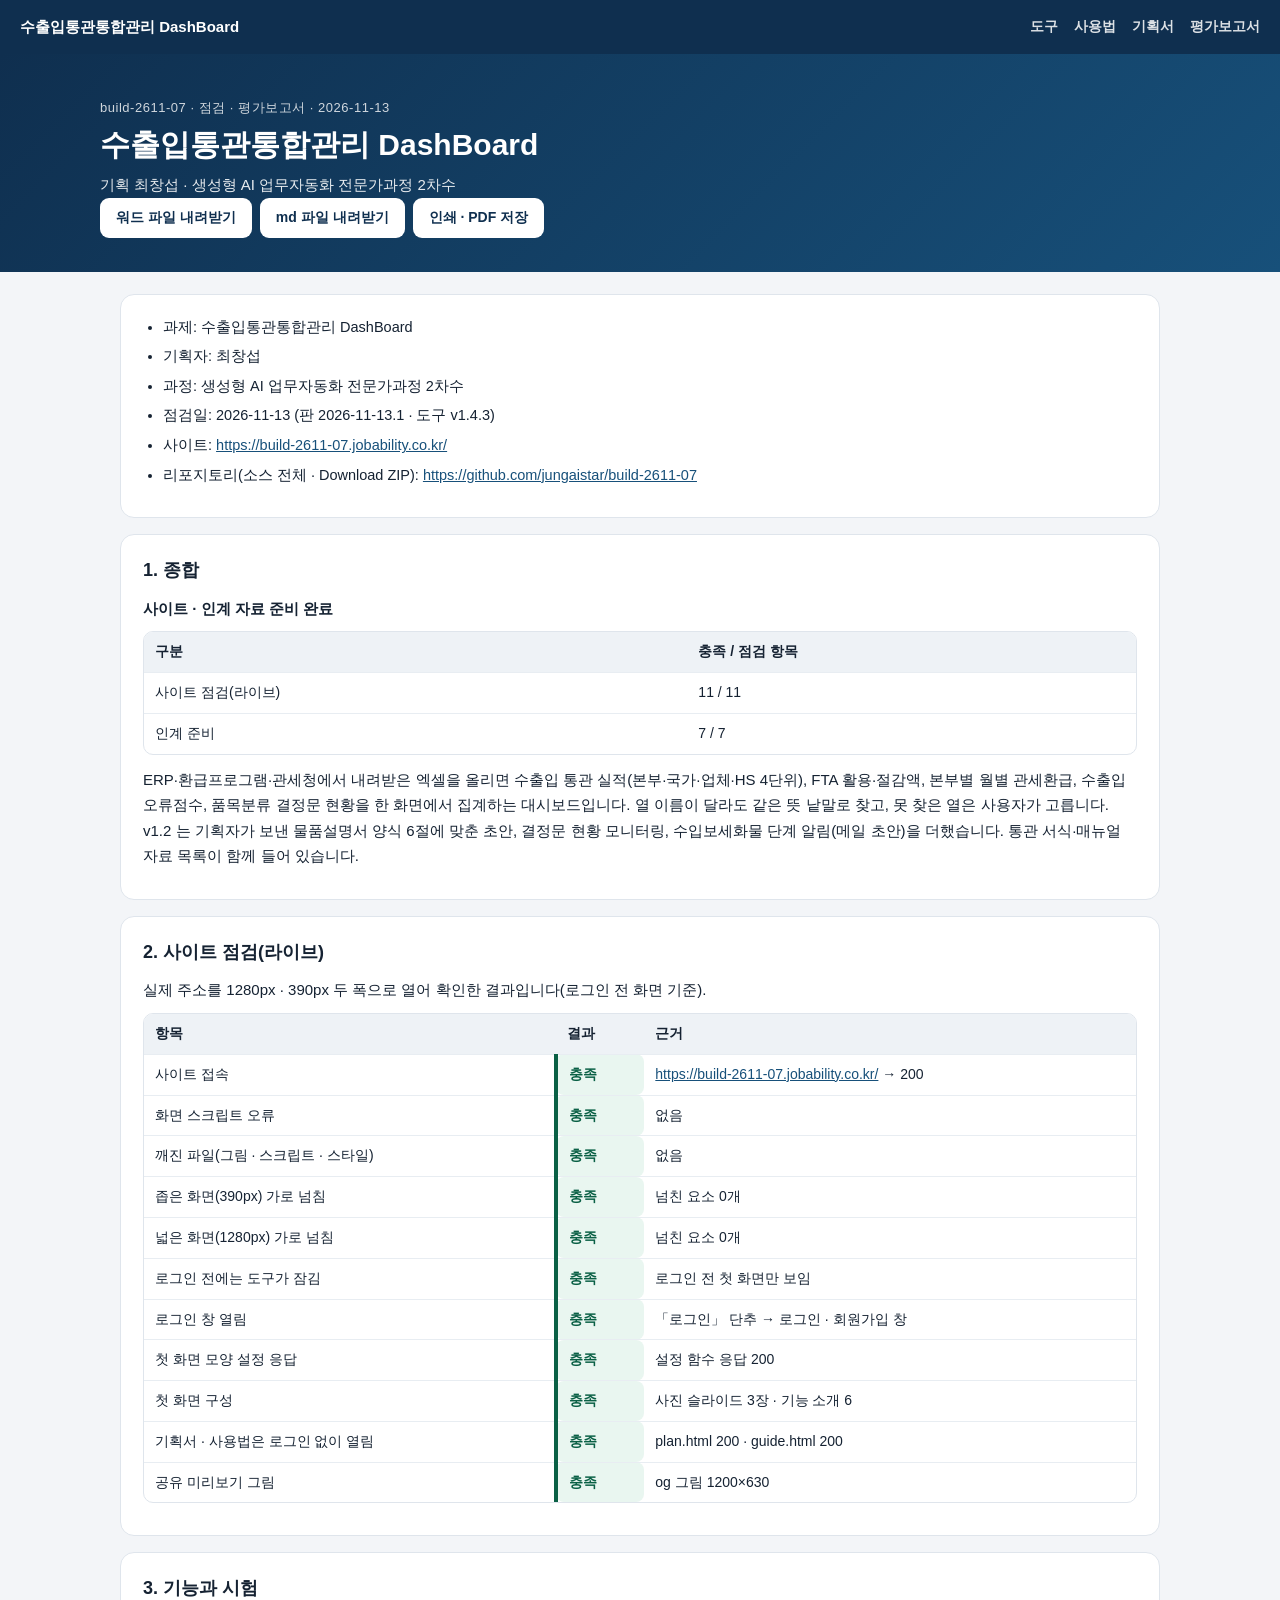
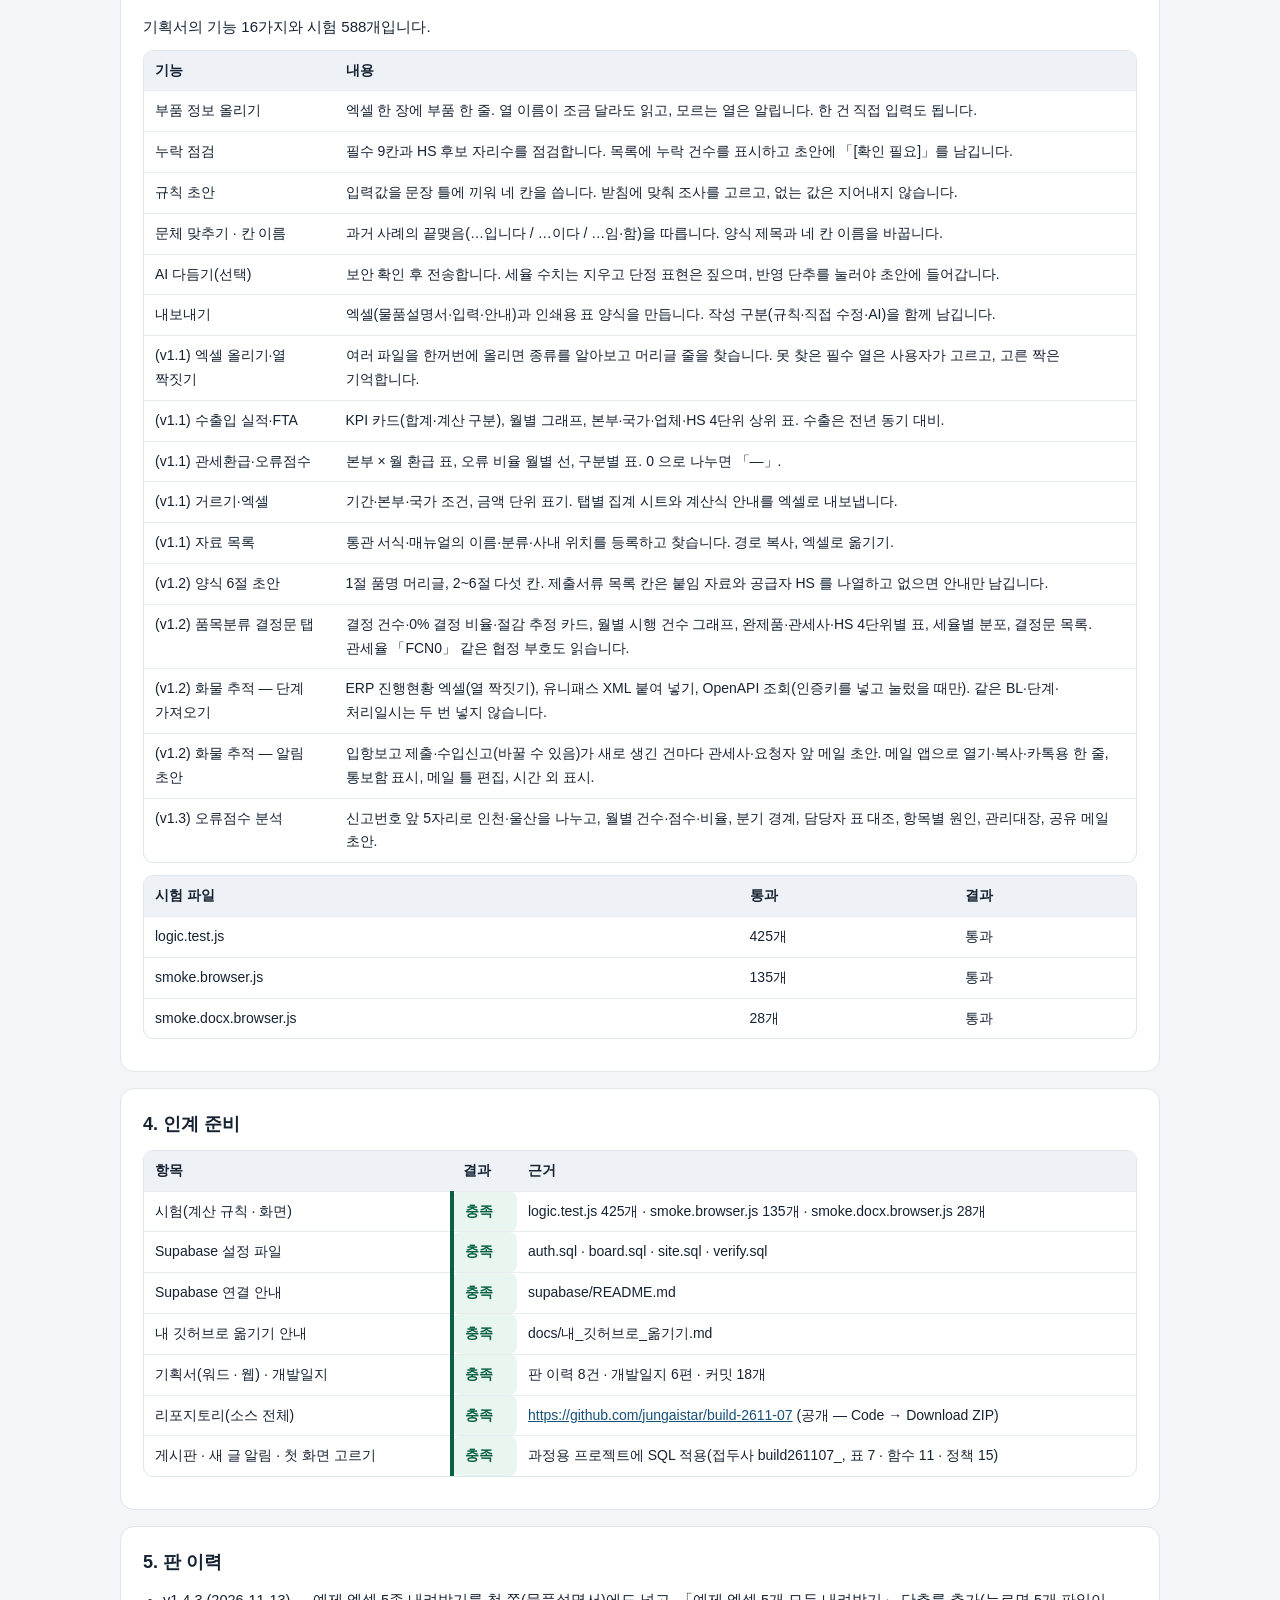
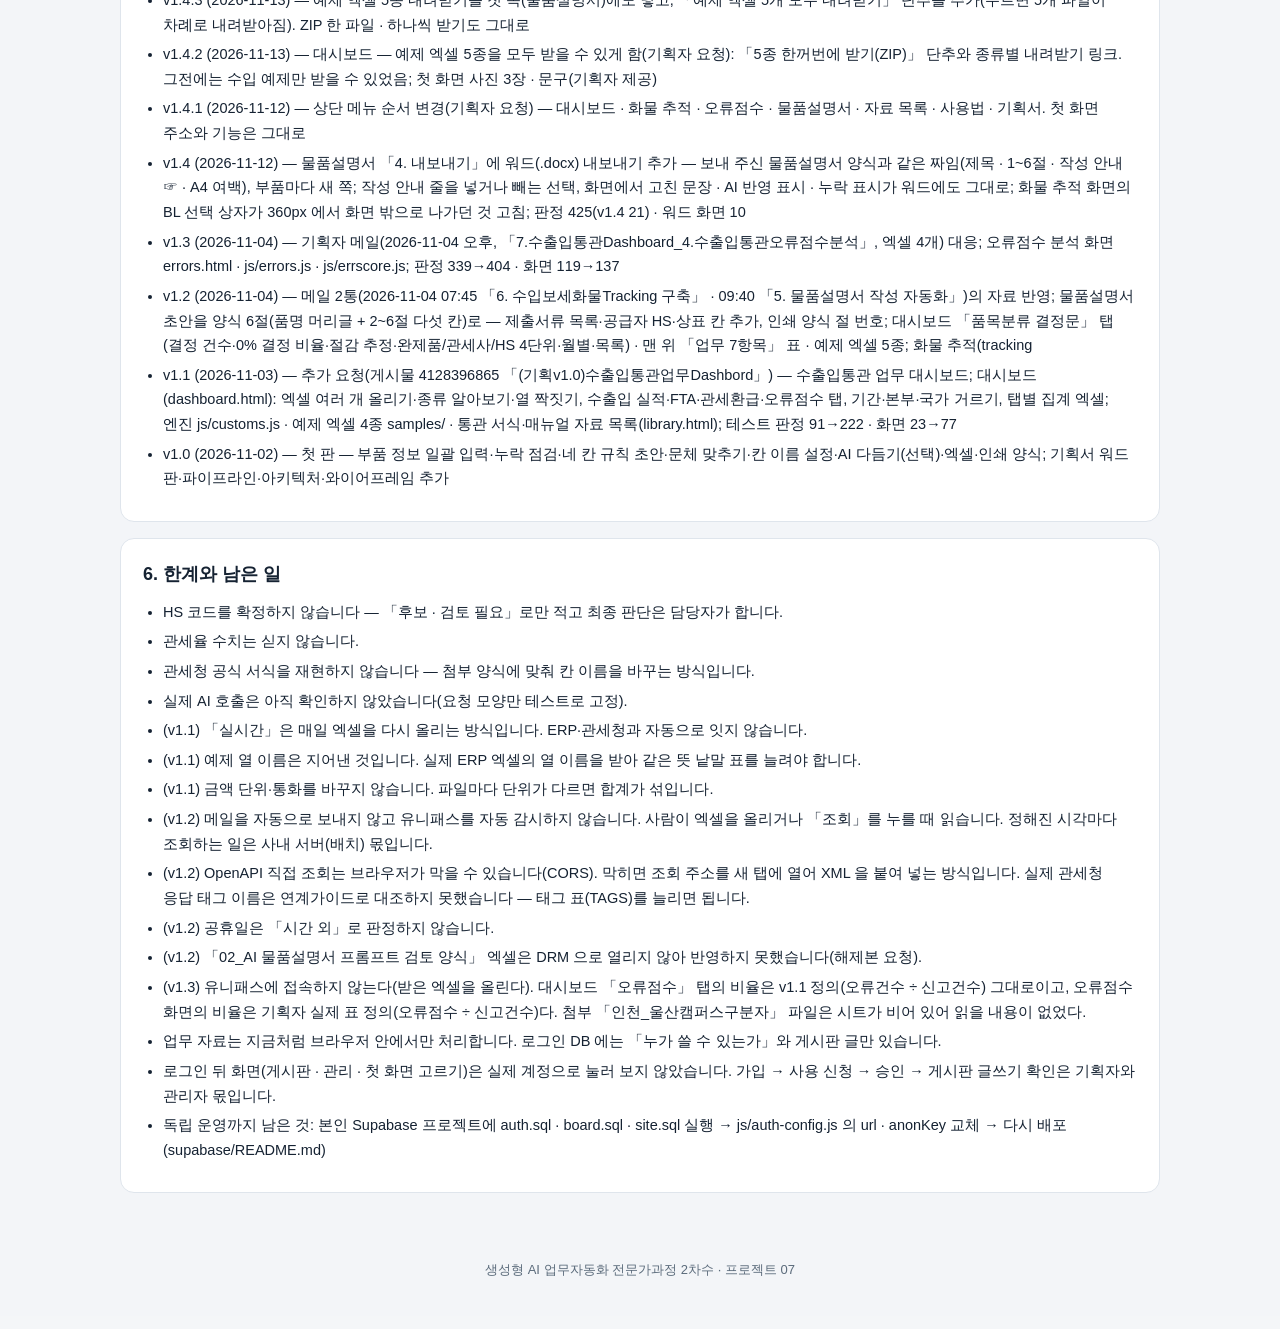
<file: report.html>
<!DOCTYPE html>
<html lang="ko">
<head>
<meta charset="UTF-8">
<meta name="viewport" content="width=device-width, initial-scale=1.0">
<title>평가보고서 — 수출입통관통합관리 DashBoard</title>
<!-- seo-kit: 검색 · 공유 미리보기(주소를 옮기면 이 묶음의 주소를 내 주소로) -->
<link rel="canonical" href="https://build-2611-07.jobability.co.kr/report.html">
<meta name="robots" content="index,follow">
<meta property="og:type" content="website">
<meta property="og:site_name" content="HD건설기계">
<meta property="og:title" content="평가보고서 — 수출입통관통합관리 DashBoard">
<meta property="og:description" content="수출입통관통합관리 DashBoard 점검 · 평가보고서(2026-11-13) — 사이트 점검, 기능과 시험, 인계 준비, 판 이력, 한계.">
<meta property="og:url" content="https://build-2611-07.jobability.co.kr/report.html">
<meta property="og:image" content="https://build-2611-07.jobability.co.kr/og-image.png?v=2">
<meta property="og:image:secure_url" content="https://build-2611-07.jobability.co.kr/og-image.png?v=2">
<meta property="og:image:type" content="image/png">
<meta property="og:image:width" content="1200">
<meta property="og:image:height" content="630">
<meta property="og:image:alt" content="AI 기반 수출입통관 통합관리 DashBoard">
<meta property="og:locale" content="ko_KR">
<meta name="twitter:card" content="summary_large_image">
<meta name="twitter:title" content="평가보고서 — 수출입통관통합관리 DashBoard">
<meta name="twitter:description" content="수출입통관통합관리 DashBoard 점검 · 평가보고서(2026-11-13) — 사이트 점검, 기능과 시험, 인계 준비, 판 이력, 한계.">
<meta name="twitter:image" content="https://build-2611-07.jobability.co.kr/og-image.png?v=2">
<!-- /seo-kit -->
<meta name="description" content="수출입통관통합관리 DashBoard 점검 · 평가보고서(2026-11-13) — 사이트 점검, 기능과 시험, 인계 준비, 판 이력, 한계.">
<link rel="icon" href="favicon.svg" type="image/svg+xml">
<link rel="stylesheet" href="css/style.css">
<style>
body{margin:0;font-family:Pretendard,-apple-system,"Apple SD Gothic Neo","Malgun Gothic",sans-serif;background:#f3f5f8;color:#152232;line-height:1.7;word-break:keep-all;overflow-wrap:break-word;}
.rp-top{background:#0f2f4f;color:#fff;padding:14px 20px;display:flex;flex-wrap:wrap;gap:8px 18px;align-items:center;justify-content:space-between;}
.rp-top a{color:#fff;text-decoration:none;font-weight:700;font-size:15px;} .rp-top nav{display:flex;flex-direction:row;flex-wrap:wrap;gap:4px 16px;} .rp-top nav a{font-weight:600;font-size:14px;opacity:.85;}
.rp-hero{background:linear-gradient(135deg,#0f2f4f,#17507a);color:#fff;padding:40px 20px 34px;} .rp-hero div,.rp-main{max-width:1080px;margin:0 auto;}
.rp-hero small{opacity:.8;font-size:13px;letter-spacing:.04em;} .rp-hero h1{margin:6px 0 8px;font-size:clamp(22px,3.4vw,30px);line-height:1.3;} .rp-hero p{margin:0;opacity:.9;font-size:15px;}
.rp-main{padding:22px 20px 50px;} .rp-main section.card{background:#fff;border:1px solid #dfe5ec;border-radius:14px;padding:20px 22px;margin:0 0 16px;} .rp-main section.card:empty{display:none;}
.rp-main h2{margin:0 0 10px;font-size:18px;} .rp-main p{margin:0 0 10px;font-size:15px;} .rp-main ul{margin:0 0 10px 20px;padding:0;} .rp-main li{margin-bottom:5px;font-size:14.5px;}
.rp-main .tablewrap{overflow-x:auto;max-height:none;border:1px solid #dfe5ec;border-radius:10px;margin:0 0 12px;} .rp-main table{border-collapse:collapse;width:100%;font-size:14px;}
.rp-main th,.rp-main td{padding:8px 11px;border-bottom:1px solid #e8edf2;text-align:left;vertical-align:top;white-space:normal;} .rp-main th{background:#eef2f6;white-space:nowrap;position:static;}
.rp-main td.st{font-weight:700;white-space:nowrap;} .rp-main td.ok{color:#0a6045;} .rp-main td.no{color:#c8341f;} .rp-main a{color:#17507a;} .rp-main code{background:#eef2f6;border-radius:4px;padding:0 4px;font-size:13px;}
.rp-dl{display:flex;flex-wrap:wrap;gap:8px;margin-top:16px;} .rp-dl a{display:inline-flex;align-items:center;min-height:40px;padding:0 16px;border-radius:9px;background:#fff;color:#0f2f4f;font-weight:700;font-size:14px;text-decoration:none;}
.rp-foot{text-align:center;color:#5b6b7b;font-size:13px;padding:0 20px 34px;}
@media print{.rp-top,.rp-dl{display:none;} body{background:#fff;} .rp-main section.card{border:0;padding:0 0 8px;}}
</style>
</head>
<body>
<div class="rp-top"><a href="index.html">수출입통관통합관리 DashBoard</a><nav aria-label="문서"><a href="index.html">도구</a><a href="guide.html">사용법</a><a href="plan.html">기획서</a><a href="report.html" aria-current="page">평가보고서</a></nav></div>
<header class="rp-hero"><div>
  <small>build-2611-07 · 점검 · 평가보고서 · 2026-11-13</small>
  <h1>수출입통관통합관리 DashBoard</h1>
  <p>기획 최창섭 · 생성형 AI 업무자동화 전문가과정 2차수</p>
  <div class="rp-dl"><a href="docs/평가보고서/build-2611-07_평가보고서_2026-11-13.docx" download>워드 파일 내려받기</a><a href="docs/평가보고서/build-2611-07_평가보고서_2026-11-13.md" download>md 파일 내려받기</a><a href="#" onclick="window.print();return false">인쇄 · PDF 저장</a></div>
</div></header>
<main class="rp-main">
<section class="card"><ul>
<li>과제: 수출입통관통합관리 DashBoard</li>
<li>기획자: 최창섭</li>
<li>과정: 생성형 AI 업무자동화 전문가과정 2차수</li>
<li>점검일: 2026-11-13 (판 2026-11-13.1 · 도구 v1.4.3)</li>
<li>사이트: <a href="https://build-2611-07.jobability.co.kr/">https://build-2611-07.jobability.co.kr/</a></li>
<li>리포지토리(소스 전체 · Download ZIP): <a href="https://github.com/jungaistar/build-2611-07">https://github.com/jungaistar/build-2611-07</a></li>
</ul>
</section><section class="card"><h2>1. 종합</h2>
<p><b>사이트 · 인계 자료 준비 완료</b></p>
<div class="tablewrap"><table><thead><tr><th>구분</th><th>충족 / 점검 항목</th></tr></thead><tbody><tr><td>사이트 점검(라이브)</td><td>11 / 11</td></tr><tr><td>인계 준비</td><td>7 / 7</td></tr></tbody></table></div>
<p>ERP·환급프로그램·관세청에서 내려받은 엑셀을 올리면 수출입 통관 실적(본부·국가·업체·HS 4단위), FTA 활용·절감액, 본부별 월별 관세환급, 수출입 오류점수, 품목분류 결정문 현황을 한 화면에서 집계하는 대시보드입니다. 열 이름이 달라도 같은 뜻 낱말로 찾고, 못 찾은 열은 사용자가 고릅니다. v1.2 는 기획자가 보낸 물품설명서 양식 6절에 맞춘 초안, 결정문 현황 모니터링, 수입보세화물 단계 알림(메일 초안)을 더했습니다. 통관 서식·매뉴얼 자료 목록이 함께 들어 있습니다.</p>
</section><section class="card"><h2>2. 사이트 점검(라이브)</h2>
<p>실제 주소를 1280px · 390px 두 폭으로 열어 확인한 결과입니다(로그인 전 화면 기준).</p>
<div class="tablewrap"><table><thead><tr><th>항목</th><th>결과</th><th>근거</th></tr></thead><tbody><tr><td>사이트 접속</td><td class="st ok">충족</td><td><a href="https://build-2611-07.jobability.co.kr/">https://build-2611-07.jobability.co.kr/</a> → 200</td></tr><tr><td>화면 스크립트 오류</td><td class="st ok">충족</td><td>없음</td></tr><tr><td>깨진 파일(그림 · 스크립트 · 스타일)</td><td class="st ok">충족</td><td>없음</td></tr><tr><td>좁은 화면(390px) 가로 넘침</td><td class="st ok">충족</td><td>넘친 요소 0개</td></tr><tr><td>넓은 화면(1280px) 가로 넘침</td><td class="st ok">충족</td><td>넘친 요소 0개</td></tr><tr><td>로그인 전에는 도구가 잠김</td><td class="st ok">충족</td><td>로그인 전 첫 화면만 보임</td></tr><tr><td>로그인 창 열림</td><td class="st ok">충족</td><td>「로그인」 단추 → 로그인 · 회원가입 창</td></tr><tr><td>첫 화면 모양 설정 응답</td><td class="st ok">충족</td><td>설정 함수 응답 200</td></tr><tr><td>첫 화면 구성</td><td class="st ok">충족</td><td>사진 슬라이드 3장 · 기능 소개 6</td></tr><tr><td>기획서 · 사용법은 로그인 없이 열림</td><td class="st ok">충족</td><td>plan.html 200 · guide.html 200</td></tr><tr><td>공유 미리보기 그림</td><td class="st ok">충족</td><td>og 그림 1200×630</td></tr></tbody></table></div>
</section><section class="card"><h2>3. 기능과 시험</h2>
<p>기획서의 기능 16가지와 시험 588개입니다.</p>
<div class="tablewrap"><table><thead><tr><th>기능</th><th>내용</th></tr></thead><tbody><tr><td>부품 정보 올리기</td><td>엑셀 한 장에 부품 한 줄. 열 이름이 조금 달라도 읽고, 모르는 열은 알립니다. 한 건 직접 입력도 됩니다.</td></tr><tr><td>누락 점검</td><td>필수 9칸과 HS 후보 자리수를 점검합니다. 목록에 누락 건수를 표시하고 초안에 「[확인 필요]」를 남깁니다.</td></tr><tr><td>규칙 초안</td><td>입력값을 문장 틀에 끼워 네 칸을 씁니다. 받침에 맞춰 조사를 고르고, 없는 값은 지어내지 않습니다.</td></tr><tr><td>문체 맞추기 · 칸 이름</td><td>과거 사례의 끝맺음(…입니다 / …이다 / …임·함)을 따릅니다. 양식 제목과 네 칸 이름을 바꿉니다.</td></tr><tr><td>AI 다듬기(선택)</td><td>보안 확인 후 전송합니다. 세율 수치는 지우고 단정 표현은 짚으며, 반영 단추를 눌러야 초안에 들어갑니다.</td></tr><tr><td>내보내기</td><td>엑셀(물품설명서·입력·안내)과 인쇄용 표 양식을 만듭니다. 작성 구분(규칙·직접 수정·AI)을 함께 남깁니다.</td></tr><tr><td>(v1.1) 엑셀 올리기·열 짝짓기</td><td>여러 파일을 한꺼번에 올리면 종류를 알아보고 머리글 줄을 찾습니다. 못 찾은 필수 열은 사용자가 고르고, 고른 짝은 기억합니다.</td></tr><tr><td>(v1.1) 수출입 실적·FTA</td><td>KPI 카드(합계·계산 구분), 월별 그래프, 본부·국가·업체·HS 4단위 상위 표. 수출은 전년 동기 대비.</td></tr><tr><td>(v1.1) 관세환급·오류점수</td><td>본부 × 월 환급 표, 오류 비율 월별 선, 구분별 표. 0 으로 나누면 「—」.</td></tr><tr><td>(v1.1) 거르기·엑셀</td><td>기간·본부·국가 조건, 금액 단위 표기. 탭별 집계 시트와 계산식 안내를 엑셀로 내보냅니다.</td></tr><tr><td>(v1.1) 자료 목록</td><td>통관 서식·매뉴얼의 이름·분류·사내 위치를 등록하고 찾습니다. 경로 복사, 엑셀로 옮기기.</td></tr><tr><td>(v1.2) 양식 6절 초안</td><td>1절 품명 머리글, 2~6절 다섯 칸. 제출서류 목록 칸은 붙임 자료와 공급자 HS 를 나열하고 없으면 안내만 남깁니다.</td></tr><tr><td>(v1.2) 품목분류 결정문 탭</td><td>결정 건수·0% 결정 비율·절감 추정 카드, 월별 시행 건수 그래프, 완제품·관세사·HS 4단위별 표, 세율별 분포, 결정문 목록. 관세율 「FCN0」 같은 협정 부호도 읽습니다.</td></tr><tr><td>(v1.2) 화물 추적 — 단계 가져오기</td><td>ERP 진행현황 엑셀(열 짝짓기), 유니패스 XML 붙여 넣기, OpenAPI 조회(인증키를 넣고 눌렀을 때만). 같은 BL·단계·처리일시는 두 번 넣지 않습니다.</td></tr><tr><td>(v1.2) 화물 추적 — 알림 초안</td><td>입항보고 제출·수입신고(바꿀 수 있음)가 새로 생긴 건마다 관세사·요청자 앞 메일 초안. 메일 앱으로 열기·복사·카톡용 한 줄, 통보함 표시, 메일 틀 편집, 시간 외 표시.</td></tr><tr><td>(v1.3) 오류점수 분석</td><td>신고번호 앞 5자리로 인천·울산을 나누고, 월별 건수·점수·비율, 분기 경계, 담당자 표 대조, 항목별 원인, 관리대장, 공유 메일 초안.</td></tr></tbody></table></div>
<div class="tablewrap"><table><thead><tr><th>시험 파일</th><th>통과</th><th>결과</th></tr></thead><tbody><tr><td>logic.test.js</td><td>425개</td><td>통과</td></tr><tr><td>smoke.browser.js</td><td>135개</td><td>통과</td></tr><tr><td>smoke.docx.browser.js</td><td>28개</td><td>통과</td></tr></tbody></table></div>
</section><section class="card"><h2>4. 인계 준비</h2>
<div class="tablewrap"><table><thead><tr><th>항목</th><th>결과</th><th>근거</th></tr></thead><tbody><tr><td>시험(계산 규칙 · 화면)</td><td class="st ok">충족</td><td>logic.test.js 425개 · smoke.browser.js 135개 · smoke.docx.browser.js 28개</td></tr><tr><td>Supabase 설정 파일</td><td class="st ok">충족</td><td>auth.sql · board.sql · site.sql · verify.sql</td></tr><tr><td>Supabase 연결 안내</td><td class="st ok">충족</td><td>supabase/README.md</td></tr><tr><td>내 깃허브로 옮기기 안내</td><td class="st ok">충족</td><td>docs/내_깃허브로_옮기기.md</td></tr><tr><td>기획서(워드 · 웹) · 개발일지</td><td class="st ok">충족</td><td>판 이력 8건 · 개발일지 6편 · 커밋 18개</td></tr><tr><td>리포지토리(소스 전체)</td><td class="st ok">충족</td><td><a href="https://github.com/jungaistar/build-2611-07">https://github.com/jungaistar/build-2611-07</a> (공개 — Code → Download ZIP)</td></tr><tr><td>게시판 · 새 글 알림 · 첫 화면 고르기</td><td class="st ok">충족</td><td>과정용 프로젝트에 SQL 적용(접두사 build261107_, 표 7 · 함수 11 · 정책 15)</td></tr></tbody></table></div>
</section><section class="card"><h2>5. 판 이력</h2>
<ul>
<li>v1.4.3 (2026-11-13) — 예제 엑셀 5종 내려받기를 첫 쪽(물품설명서)에도 넣고, 「예제 엑셀 5개 모두 내려받기」 단추를 추가(누르면 5개 파일이 차례로 내려받아짐). ZIP 한 파일 · 하나씩 받기도 그대로</li>
<li>v1.4.2 (2026-11-13) — 대시보드 — 예제 엑셀 5종을 모두 받을 수 있게 함(기획자 요청): 「5종 한꺼번에 받기(ZIP)」 단추와 종류별 내려받기 링크. 그전에는 수입 예제만 받을 수 있었음; 첫 화면 사진 3장 · 문구(기획자 제공)</li>
<li>v1.4.1 (2026-11-12) — 상단 메뉴 순서 변경(기획자 요청) — 대시보드 · 화물 추적 · 오류점수 · 물품설명서 · 자료 목록 · 사용법 · 기획서. 첫 화면 주소와 기능은 그대로</li>
<li>v1.4 (2026-11-12) — 물품설명서 「4. 내보내기」에 워드(.docx) 내보내기 추가 — 보내 주신 물품설명서 양식과 같은 짜임(제목 · 1~6절 · 작성 안내 ☞ · A4 여백), 부품마다 새 쪽; 작성 안내 줄을 넣거나 빼는 선택, 화면에서 고친 문장 · AI 반영 표시 · 누락 표시가 워드에도 그대로; 화물 추적 화면의 BL 선택 상자가 360px 에서 화면 밖으로 나가던 것 고침; 판정 425(v1.4 21) · 워드 화면 10</li>
<li>v1.3 (2026-11-04) — 기획자 메일(2026-11-04 오후, 「7.수출입통관Dashboard_4.수출입통관오류점수분석」, 엑셀 4개) 대응; 오류점수 분석 화면 errors.html · js/errors.js · js/errscore.js; 판정 339→404 · 화면 119→137</li>
<li>v1.2 (2026-11-04) — 메일 2통(2026-11-04 07:45 「6. 수입보세화물Tracking 구축」 · 09:40 「5. 물품설명서 작성 자동화」)의 자료 반영; 물품설명서 초안을 양식 6절(품명 머리글 + 2~6절 다섯 칸)로 — 제출서류 목록·공급자 HS·상표 칸 추가, 인쇄 양식 절 번호; 대시보드 「품목분류 결정문」 탭(결정 건수·0% 결정 비율·절감 추정·완제품/관세사/HS 4단위·월별·목록) · 맨 위 「업무 7항목」 표 · 예제 엑셀 5종; 화물 추적(tracking</li>
<li>v1.1 (2026-11-03) — 추가 요청(게시물 4128396865 「(기획v1.0)수출입통관업무Dashbord」) — 수출입통관 업무 대시보드; 대시보드(dashboard.html): 엑셀 여러 개 올리기·종류 알아보기·열 짝짓기, 수출입 실적·FTA·관세환급·오류점수 탭, 기간·본부·국가 거르기, 탭별 집계 엑셀; 엔진 js/customs.js · 예제 엑셀 4종 samples/ · 통관 서식·매뉴얼 자료 목록(library.html); 테스트 판정 91→222 · 화면 23→77</li>
<li>v1.0 (2026-11-02) — 첫 판 — 부품 정보 일괄 입력·누락 점검·네 칸 규칙 초안·문체 맞추기·칸 이름 설정·AI 다듬기(선택)·엑셀·인쇄 양식; 기획서 워드 판·파이프라인·아키텍처·와이어프레임 추가</li>
</ul>
</section><section class="card"><h2>6. 한계와 남은 일</h2>
<ul>
<li>HS 코드를 확정하지 않습니다 — 「후보 · 검토 필요」로만 적고 최종 판단은 담당자가 합니다.</li>
<li>관세율 수치는 싣지 않습니다.</li>
<li>관세청 공식 서식을 재현하지 않습니다 — 첨부 양식에 맞춰 칸 이름을 바꾸는 방식입니다.</li>
<li>실제 AI 호출은 아직 확인하지 않았습니다(요청 모양만 테스트로 고정).</li>
<li>(v1.1) 「실시간」은 매일 엑셀을 다시 올리는 방식입니다. ERP·관세청과 자동으로 잇지 않습니다.</li>
<li>(v1.1) 예제 열 이름은 지어낸 것입니다. 실제 ERP 엑셀의 열 이름을 받아 같은 뜻 낱말 표를 늘려야 합니다.</li>
<li>(v1.1) 금액 단위·통화를 바꾸지 않습니다. 파일마다 단위가 다르면 합계가 섞입니다.</li>
<li>(v1.2) 메일을 자동으로 보내지 않고 유니패스를 자동 감시하지 않습니다. 사람이 엑셀을 올리거나 「조회」를 누를 때 읽습니다. 정해진 시각마다 조회하는 일은 사내 서버(배치) 몫입니다.</li>
<li>(v1.2) OpenAPI 직접 조회는 브라우저가 막을 수 있습니다(CORS). 막히면 조회 주소를 새 탭에 열어 XML 을 붙여 넣는 방식입니다. 실제 관세청 응답 태그 이름은 연계가이드로 대조하지 못했습니다 — 태그 표(TAGS)를 늘리면 됩니다.</li>
<li>(v1.2) 공휴일은 「시간 외」로 판정하지 않습니다.</li>
<li>(v1.2) 「02_AI 물품설명서 프롬프트 검토 양식」 엑셀은 DRM 으로 열리지 않아 반영하지 못했습니다(해제본 요청).</li>
<li>(v1.3) 유니패스에 접속하지 않는다(받은 엑셀을 올린다). 대시보드 「오류점수」 탭의 비율은 v1.1 정의(오류건수 ÷ 신고건수) 그대로이고, 오류점수 화면의 비율은 기획자 실제 표 정의(오류점수 ÷ 신고건수)다. 첨부 「인천_울산캠퍼스구분자」 파일은 시트가 비어 있어 읽을 내용이 없었다.</li>
<li>업무 자료는 지금처럼 브라우저 안에서만 처리합니다. 로그인 DB 에는 「누가 쓸 수 있는가」와 게시판 글만 있습니다.</li>
<li>로그인 뒤 화면(게시판 · 관리 · 첫 화면 고르기)은 실제 계정으로 눌러 보지 않았습니다. 가입 → 사용 신청 → 승인 → 게시판 글쓰기 확인은 기획자와 관리자 몫입니다.</li>
<li>독립 운영까지 남은 것: 본인 Supabase 프로젝트에 auth.sql · board.sql · site.sql 실행 → js/auth-config.js 의 url · anonKey 교체 → 다시 배포(supabase/README.md)</li>
</ul></section>
</main>
<p class="rp-foot">생성형 AI 업무자동화 전문가과정 2차수 · 프로젝트 07</p>
</body>
</html>
</file>
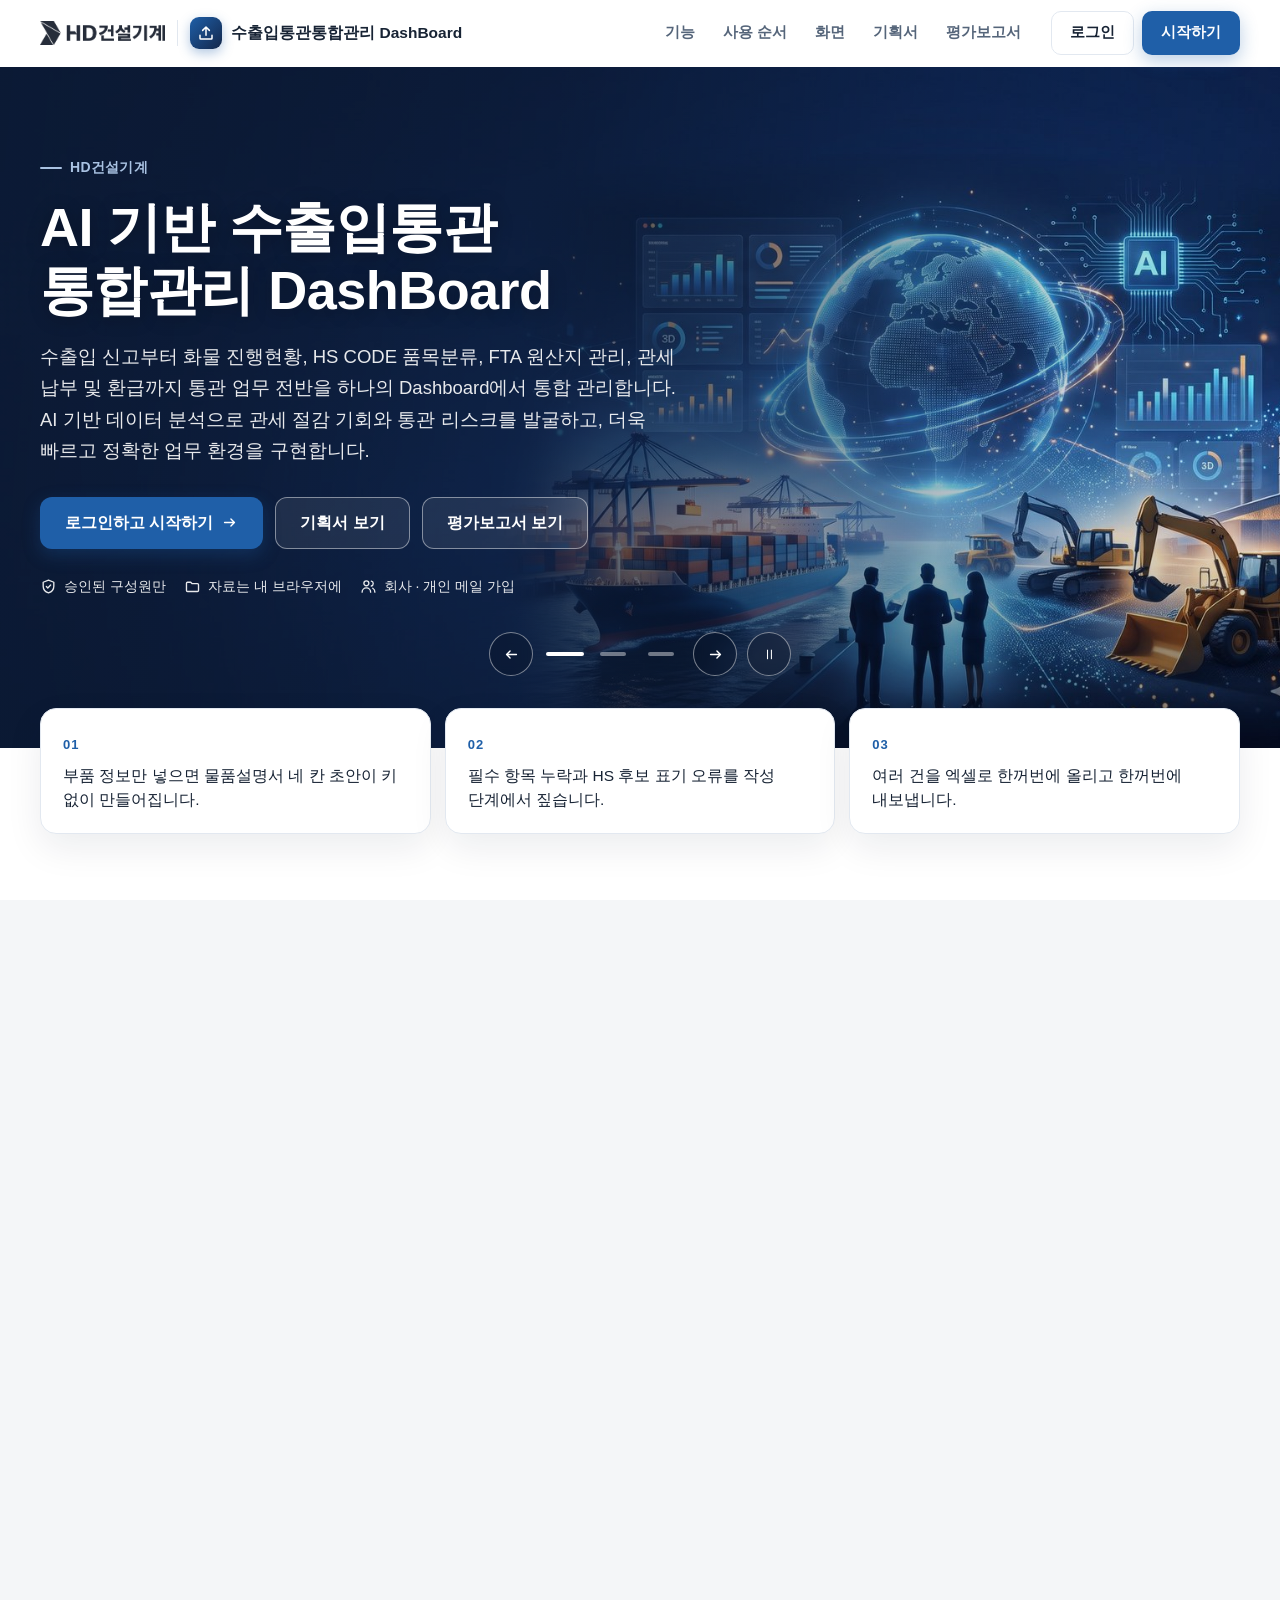
<file: tracking.html>
<!DOCTYPE html>
<html lang="ko">
<head>
<meta charset="UTF-8">
<meta name="viewport" content="width=device-width, initial-scale=1.0">
<title>수입보세화물 추적 — 수출입통관통합관리 DashBoard</title>
<!-- seo-kit: 검색 · 공유 미리보기(주소를 옮기면 이 묶음의 주소를 내 주소로) -->
<link rel="canonical" href="https://build-2611-07.jobability.co.kr/tracking.html">
<meta name="robots" content="index,follow">
<meta property="og:type" content="website">
<meta property="og:site_name" content="HD건설기계">
<meta property="og:title" content="수입보세화물 추적 — 수출입통관통합관리 DashBoard">
<meta property="og:description" content="BL 번호를 등록하고 ERP 엑셀이나 유니패스 조회 결과를 넣으면 입항보고 제출·수입신고 같은 단계가 새로 생긴 건을 골라 관세사·요청자에게 보낼 메일 초안을 만듭니다. 메일은 보내지 않습니다.">
<meta property="og:url" content="https://build-2611-07.jobability.co.kr/tracking.html">
<meta property="og:image" content="https://build-2611-07.jobability.co.kr/og-image.png?v=2">
<meta property="og:image:secure_url" content="https://build-2611-07.jobability.co.kr/og-image.png?v=2">
<meta property="og:image:type" content="image/png">
<meta property="og:image:width" content="1200">
<meta property="og:image:height" content="630">
<meta property="og:image:alt" content="AI 기반 수출입통관 통합관리 DashBoard">
<meta property="og:locale" content="ko_KR">
<meta name="twitter:card" content="summary_large_image">
<meta name="twitter:title" content="수입보세화물 추적 — 수출입통관통합관리 DashBoard">
<meta name="twitter:description" content="BL 번호를 등록하고 ERP 엑셀이나 유니패스 조회 결과를 넣으면 입항보고 제출·수입신고 같은 단계가 새로 생긴 건을 골라 관세사·요청자에게 보낼 메일 초안을 만듭니다. 메일은 보내지 않습니다.">
<meta name="twitter:image" content="https://build-2611-07.jobability.co.kr/og-image.png?v=2">
<!-- /seo-kit -->
<meta name="description" content="BL 번호를 등록하고 ERP 엑셀이나 유니패스 조회 결과를 넣으면 입항보고 제출·수입신고 같은 단계가 새로 생긴 건을 골라 관세사·요청자에게 보낼 메일 초안을 만듭니다. 메일은 보내지 않습니다.">
<link rel="icon" href="favicon.svg" type="image/svg+xml">
<link rel="stylesheet" href="css/style.css">
<link rel="stylesheet" href="css/app.css">
<link rel="stylesheet" href="css/dash.css">
<!-- auth-kit: 로그인 전에는 도구 화면을 감춘다(js/auth.js 가 판정 뒤 푼다) -->
<script>document.documentElement.classList.add('auth-lock')</script>
<link rel="stylesheet" href="css/auth.css?v=2026-11-13.13">
<link rel="stylesheet" href="css/board.css?v=2026-11-13.13">
<link rel="stylesheet" href="css/kit-build.css?v=2026-11-13.13">
<!-- /auth-kit -->
</head>
<body>

<nav class="topnav" aria-label="주요 메뉴">
  <div class="topnav-inner">
    <a class="topnav-brand" href="dashboard.html">수출입통관통합관리 DashBoard <small>build-2611-07 · 기획 최창섭</small></a>
    <ul class="topnav-links">
      <li><a href="dashboard.html">대시보드</a></li>
      <li><a href="tracking.html" class="active" aria-current="page">화물 추적</a></li>
      <li><a href="errors.html">오류점수</a></li>
      <li><a href="index.html">물품설명서</a></li>
      <li><a href="library.html">자료 목록</a></li>
      <li><a href="guide.html">사용법</a></li>
      <li><a href="plan.html">기획서</a></li>
    </ul>
  </div>
</nav>

<header class="hero"><div class="wrap">
  <div class="eyebrow">생성형 AI 업무자동화 전문가과정 · 2차수 · 프로젝트 07 · v1.2</div>
  <h1>수입보세화물 Tracking</h1>
  <p>BL 번호를 등록해 두고 <b>ERP 수입화물 진행현황 엑셀</b>이나 <b>유니패스 조회 결과</b>를 넣으면, 「입항보고 제출」「수입신고」처럼 알려야 할 단계가 새로 생긴 건만 골라
     관세사·요청자에게 보낼 <b>메일 초안</b>을 만듭니다. 퇴근 후·주말 처리 건은 「시간 외」로 표시합니다. 메일은 보내지 않고, 초안을 메일 앱으로 넘깁니다.</p>
</div></header>

<main><div class="wrap">

<section class="card" id="t-reg">
  <h2 style="margin-top:0">1. 추적할 BL 을 등록하세요</h2>
  <p class="sub">통관 요청이 들어온 BL 번호와 알릴 사람(관세사·요청자)을 적습니다. 목록은 이 브라우저에만 저장됩니다.</p>
  <div class="fgrid">
    <label>BL 번호 <small>필수</small><input type="text" id="f-bl" placeholder="예: ABCD12345678"></label>
    <label>선명<input type="text" id="f-ship" placeholder="선박 이름"></label>
    <label>입항예정일<input type="date" id="f-eta"></label>
    <label>요청자 이름<input type="text" id="f-req-name" placeholder="현업 담당"></label>
    <label>요청자 메일<input type="text" id="f-req-email" placeholder="여러 개는 쉼표로"></label>
    <label>관세사 이름<input type="text" id="f-brk-name" placeholder="통관 관세사·관세법인"></label>
    <label>관세사 메일<input type="text" id="f-brk-email" placeholder="여러 개는 쉼표로"></label>
    <label class="wide">메모<input type="text" id="f-memo" placeholder="긴급 여부, 품목 등"></label>
  </div>
  <div class="btnrow">
    <button class="btn primary" id="btn-add" type="button">등록</button>
    <button class="btn" id="btn-sample" type="button">예제 넣기(가짜 BL 3건)</button>
    <button class="btn" id="btn-clear" type="button">전부 지우기</button>
  </div>
  <div id="t-msg"></div>
</section>

<section class="card" id="t-import">
  <h2 style="margin-top:0">2. 진행 단계를 가져오세요</h2>
  <p class="sub">세 가지 중 편한 방법으로 넣습니다. 같은 BL · 같은 단계 · 같은 처리일시는 두 번 들어가지 않으니 하루에 몇 번이든 다시 넣어도 됩니다.</p>

  <div class="box" style="background:#fff">
    <h3>(a) ERP 「수입화물 진행현황」 엑셀 올리기</h3>
    <label class="drop" id="t-drop" style="margin-top:8px">
      <input type="file" id="t-file" accept=".xlsx,.xls,.csv">
      <b>엑셀 파일을 끌어다 놓거나 눌러서 고르세요</b>
      <span>BL 번호 · 처리단계 · 처리일시 열이 있으면 됩니다 · 파일은 서버로 올라가지 않습니다</span>
    </label>
    <div class="btnrow"><button class="btn" id="btn-xlsx-sample" type="button">예제 엑셀로 해보기</button></div>
    <div id="t-xlsx-map"></div>
    <div id="t-xlsx-msg"></div>
  </div>

  <div class="box" style="background:#fff">
    <h3>(b) 유니패스 OpenAPI 조회 결과(XML) 붙여 넣기</h3>
    <p class="sub">관세청 유니패스 「수입화물 진행정보」 OpenAPI 응답을 그대로 붙여 넣습니다. 태그 이름이 달라도 처리일시·처리구분·장치장을 찾아 읽습니다.</p>
    <textarea id="t-xml" rows="6" placeholder="<cargCsclPrgsInfoQryRtnVo> … </cargCsclPrgsInfoQryRtnVo>"></textarea>
    <div class="btnrow"><button class="btn primary" id="btn-xml-read" type="button">읽기</button><button class="btn" id="btn-xml-sample" type="button">예시 XML 넣어 보기</button></div>
    <div id="t-xml-msg"></div>
    <div id="t-xml-out"></div>
  </div>

  <div class="box" style="background:#fff">
    <h3>(c) OpenAPI 로 직접 조회 (인증키가 있을 때)</h3>
    <p class="sub">유니패스에 등록한 인증키를 넣고 「조회」를 누르면 그때만 관세청 서버를 부릅니다. 키는 이 브라우저에만 저장되고 어디로도 보내지 않습니다.
       브라우저가 다른 사이트의 요청을 막으면(CORS) 조회 주소를 새 탭에 열어 나온 XML 을 (b) 에 붙여 넣으면 됩니다.</p>
    <div class="ctrl">
      <label>인증키 <input type="password" id="api-key" autocomplete="off" placeholder="crkyCn"></label>
      <label>BL 종류 <select id="api-kind"><option value="hbl">House BL</option><option value="mbl">Master BL</option></select></label>
      <label>BL 연도 <input type="text" id="api-year" size="5" placeholder="올해"></label>
      <label>BL <select id="api-bl"></select></label>
      <button class="btn primary" id="btn-api" type="button">조회</button>
    </div>
    <div id="api-msg"></div>
  </div>
</section>

<section class="card" id="t-status">
  <h2 style="margin-top:0">3. 현황</h2>
  <div id="t-list"></div>
  <div class="btnrow"><button class="btn green" id="btn-track-xlsx" type="button">엑셀로 내보내기(현황 · 진행단계 · 알림)</button></div>
</section>

<section class="card" id="t-notify">
  <h2 style="margin-top:0">4. 알림 — 메일 초안 <span class="tag" id="t-alert-count"></span></h2>
  <p class="sub">아래 단계가 새로 생긴 건마다 초안을 만듭니다. 제목·본문을 고친 뒤 「메일 앱으로 열기」를 누르면 메일 앱에서 보내기를 누르는 것은 사람입니다. 보낸 뒤 「통보함으로 표시」를 누르면 같은 건을 다시 알리지 않습니다.</p>
  <div class="ctrl" id="t-targets"></div>
  <div class="ctrl">
    <label>보낸 사람 이름 <input type="text" id="t-sender" placeholder="통관 담당 홍길동"></label>
    <label>근무 시간 <input type="text" id="h-start" size="5"> ~ <input type="text" id="h-end" size="5"></label>
    <span class="sub">밖이면 「시간 외」</span>
  </div>
  <div id="t-alerts"></div>
  <details class="box">
    <summary>메일 틀 바꾸기</summary>
    <div id="t-tpl"></div>
    <div class="btnrow"><button class="btn" id="btn-tpl-reset" type="button">기본 틀로</button></div>
  </details>
</section>

<section class="card">
  <h2 style="margin-top:0">이번 판에서 하지 않는 것</h2>
  <ul class="ul">
    <li><b>메일 자동 발송</b> — 초안을 만들고 메일 앱으로 넘기기까지입니다. 보내는 것은 사람이 합니다.</li>
    <li><b>유니패스 자동 감시</b> — 정해진 시각마다 스스로 조회하지 않습니다. 사람이 엑셀을 올리거나 「조회」를 누를 때 읽습니다. 자동 감시는 사내 서버(배치)에서 할 일입니다.</li>
    <li><b>공휴일 판정</b> — 「시간 외」는 근무 시간 밖과 토·일만 봅니다.</li>
    <li>카카오톡 발송 — 한 줄 문구를 복사해 붙여 넣는 방식입니다.</li>
  </ul>
</section>

</div></main>

<footer><div class="wrap">
  생성형 AI 업무자동화 전문가과정 2차수 · 프로젝트 07 · 기획 최창섭 ·
  예제 BL 은 실제 화물이 아닙니다 · 메일은 보내지 않고 초안까지만 만듭니다.
</div></footer>

<script src="lib/xlsx.full.min.js"></script>
<script src="js/cargo.js"></script>
<script src="js/track.js"></script>
<!-- auth-kit: 로그인 · 사용 신청 · 승인 · 게시판(키트 정본 data10-00/kit/auth, 적용 build-2611-00/tools/kit) -->
<script src="vendor/supabase.js?v=2026-11-13.13"></script>
<script src="js/auth-config.js?v=2026-11-13.13"></script>
<script src="js/kit-build.js?v=2026-11-13.13"></script>
<script src="js/board.js?v=2026-11-13.13"></script>
<script src="js/auth.js?v=2026-11-13.13"></script>
<!-- /auth-kit -->
</body>
</html>
</file>
<file: css/style.css>
:root{
  --bg:#f4f6f8; --card:#fff; --ink:#152232; --sub:#5b6b7b; --line:#dde4ea;
  --brand:#154b6e; --brand-deep:#0d3350; --accent:#0b6e99;
  --ok:#0a6045; --warn:#7a4f00; --danger:#c8341f;
  --wrap:1320px; --pad:24px;
}
@media (max-width:640px){ :root{ --pad:16px; } }
*{box-sizing:border-box; margin:0; padding:0;}
html,body{background:var(--bg); color:var(--ink);
  font-family:"Pretendard","Apple SD Gothic Neo","Malgun Gothic",sans-serif;}
body{font-size:15px; line-height:1.65; word-break:keep-all; overflow-wrap:break-word;}

/* 상단 바는 고정 — 표를 아래로 훑는 동안에도 조작부가 보여야 한다.
   sticky 가 아니라 fixed 다: 조상에 overflow 가 걸리면 sticky 는 조용히 죽는다. */
.topnav{position:fixed; top:0; left:0; right:0; z-index:40;
  background:var(--brand-deep); border-bottom:1px solid rgba(255,255,255,.12);}
.topnav-inner{display:flex; align-items:center; justify-content:space-between;
  gap:20px; max-width:var(--wrap); margin:0 auto; padding:0 var(--pad); min-height:56px;}
.topnav-brand{display:flex; align-items:center; min-height:56px; color:#fff;
  font-weight:750; font-size:14.5px; text-decoration:none; white-space:nowrap;}
.topnav-brand small{font-weight:400; opacity:.7; font-size:12px; margin-left:8px;}
.topnav-links{display:flex; align-items:center; gap:2px; list-style:none; margin:0; padding:0;
  overflow-x:auto; scrollbar-width:none;}
.topnav-links::-webkit-scrollbar{display:none;}
.topnav-links a{display:flex; align-items:center; min-height:56px; padding:0 12px;
  color:rgba(255,255,255,.82); text-decoration:none; font-size:13.5px; font-weight:600;
  white-space:nowrap; border-bottom:2px solid transparent;}
.topnav-links a:hover{color:#fff;}
.topnav-links a.active{color:#fff; border-bottom-color:#7ec8a0;}
@media (max-width:860px){
  .topnav-inner{gap:10px; padding:0 14px; min-height:52px;}
  .topnav-brand{min-height:52px; font-size:13.5px;} .topnav-brand small{display:none;}
  .topnav-links a{min-height:52px; padding:0 9px; font-size:13px;}
}

.hero{background:linear-gradient(180deg,var(--brand-deep),var(--brand)); color:#fff;
  padding:52px 0 38px; margin-top:56px;}
@media (max-width:860px){ .hero{margin-top:52px; padding:38px 0 28px;} }
.hero .eyebrow{font-size:12.5px; letter-spacing:.08em; opacity:.75; margin-bottom:9px;}
.hero h1{font-size:27px; line-height:1.3; font-weight:750; margin-bottom:11px;}
.hero p{max-width:66ch; color:rgba(255,255,255,.86); font-size:14.5px;}
main{padding:34px 0 60px;}
.wrap{max-width:var(--wrap); margin:0 auto; padding:0 var(--pad);}

h2{font-size:19px; font-weight:700; margin:32px 0 8px;}
main > .wrap > :first-child{margin-top:0;}
p{margin:0 0 13px;} .sub{color:var(--sub); font-size:14px;}
code{font-family:ui-monospace,SFMono-Regular,Menlo,monospace; font-size:.92em;
  background:#eef2f6; border-radius:4px; padding:1px 5px;}

.card{background:var(--card); border:1px solid var(--line); border-radius:12px;
  padding:22px 24px; margin-bottom:18px;}
.drop{display:block; border:2px dashed #93a7bd; border-radius:12px; background:#fbfdff;
  padding:30px 20px; text-align:center; cursor:pointer; transition:border-color .15s,background .15s;}
.drop:hover,.drop.over{border-color:var(--accent); background:#f0f8fc;}
.drop b{display:block; font-size:15.5px; margin-bottom:5px;}
.drop span{color:var(--sub); font-size:13.5px;}
input[type=file]{display:none;}

.btn{display:inline-flex; align-items:center; justify-content:center; gap:6px;
  min-height:42px; padding:0 18px; border-radius:9px; border:1px solid var(--line);
  background:#fff; color:var(--ink); font-size:14px; font-weight:650; cursor:pointer;}
.btn:hover{border-color:#9fb2c4;}
.btn.primary{background:var(--brand); border-color:var(--brand); color:#fff;}
.btn.primary:hover{background:var(--brand-deep);}
.btn.green{background:var(--ok); border-color:var(--ok); color:#fff;}
.btn:disabled{opacity:.45; cursor:not-allowed;}
.btnrow{display:flex; flex-wrap:wrap; gap:8px; margin-top:14px;}

.note{border-left:4px solid var(--accent); background:#eef6fa; color:#0b3a4f;
  padding:13px 15px; border-radius:8px; font-size:14px; margin:14px 0;}
.warn{border-left:4px solid var(--danger); background:#fdeae7; color:#7a1a0c;
  padding:13px 15px; border-radius:8px; font-size:14px; margin:14px 0;}
.ok{border-left:4px solid var(--ok); background:#e9f6f0; color:#08422a;
  padding:13px 15px; border-radius:8px; font-size:14px; margin:14px 0;}

.tablewrap{overflow-x:auto; border:1px solid var(--line); border-radius:10px; background:#fff; max-height:70vh;}
table{border-collapse:collapse; width:100%; font-size:13px;}
th,td{border-bottom:1px solid var(--line); padding:8px 11px; text-align:left; white-space:nowrap;}
th{background:#eef2f6; font-weight:700; position:sticky; top:0; z-index:1;}
tr:last-child td{border-bottom:0;}
td.num{text-align:right; font-variant-numeric:tabular-nums;}
td.mono{font-family:ui-monospace,SFMono-Regular,Menlo,monospace;}
tr.flag td{background:#fdf3f1;}
/* 계산으로 채운 값은 문서에 적혀 있던 값과 **신뢰도가 다르다.**
   같은 모양으로 두면 사람이 구분하지 못한 채 그대로 믿게 된다. */
td .calc{display:inline-block; margin-left:5px; font-size:10.5px; font-weight:700;
  color:#0b3a4f; background:#dceaf3; border-radius:4px; padding:1px 5px; vertical-align:middle;}
.rev{color:var(--danger); font-weight:650; white-space:normal; min-width:240px;}

.filelist{margin:13px 0 0; padding:0; list-style:none; font-size:13.5px;}
.filelist li{padding:6px 0; border-bottom:1px solid var(--line); color:var(--sub);
  display:flex; justify-content:space-between; gap:10px;}
.filelist li:last-child{border-bottom:0;}
.stats{display:flex; flex-wrap:wrap; gap:10px; margin:14px 0 0;}
.stat{background:#eef2f6; border-radius:9px; padding:9px 14px; font-size:13.5px;}
.stat b{font-size:17px; display:block; font-variant-numeric:tabular-nums;}
footer{border-top:1px solid var(--line); padding:24px 0 40px; color:var(--sub); font-size:13px;}
</file>
<file: css/app.css>
/* 이 앱 전용 — 공통 style.css 뒤에 읽는다 */
h3{font-size:16px; font-weight:700; margin:0;}
.ctrl{display:flex; flex-wrap:wrap; align-items:center; gap:10px 14px; margin:6px 0 12px; font-size:14px;}
.ctrl label{display:flex; flex-wrap:wrap; align-items:center; gap:6px;}
.ctrl input,.ctrl select,.fgrid input,.fgrid textarea,textarea{font:inherit; font-size:14px; padding:6px 8px; border:1px solid var(--line); border-radius:7px; background:#fff; max-width:100%;}
textarea{width:100%; line-height:1.6; resize:vertical;}
.ctrl input[type=password]{width:min(280px,100%);}
.note ul,.warn ul,.ul{margin:6px 0 0 18px;}

/* 목록 */
tr.pick{cursor:pointer;} tr.pick:hover td{background:#f0f8fc;}
tr.pick.on td{background:#e3f0f8; font-weight:650;}
.tag{display:inline-block; font-size:11.5px; font-weight:700; border-radius:5px; padding:1px 7px; background:#eef2f6; color:#33475b; white-space:nowrap;}
.tag.ok-t{background:#d6ecdf; color:#08422a;} .tag.bad-t{background:#f4b9ad; color:#7a1a0c;}
.tag.ai-t{background:#e7defa; color:#4a2e86;}

/* 접는 상자 */
.box{border:1px solid var(--line); border-radius:10px; padding:10px 14px; margin:10px 0; background:#fbfcfd;}
.box summary{cursor:pointer; font-weight:700; font-size:14.5px;}
.box[open] summary{margin-bottom:8px;}
.fgrid{display:grid; grid-template-columns:repeat(auto-fill,minmax(min(220px,100%),1fr)); gap:10px 12px; margin:8px 0;}
.fgrid label{display:flex; flex-direction:column; gap:4px; font-size:13px; color:var(--sub); min-width:0;}
.fgrid label small{color:var(--danger); font-weight:700;}
.fgrid label.wide{grid-column:1/-1;}
.fgrid label.miss input,.fgrid label.miss textarea{border-color:var(--danger); background:#fff7f5;}
.chk{display:flex; align-items:center; gap:6px; margin-top:8px; font-weight:650;}

/* 초안 칸 */
.sec{margin:16px 0;}
.sec-h{display:flex; flex-wrap:wrap; align-items:center; gap:8px; margin-bottom:6px;}
.sec-t{min-height:96px;}
.x{border:0; background:none; color:var(--danger); cursor:pointer; font-size:12.5px; text-decoration:underline;}
.ai-box{border:1px solid #cdbdf0; background:#faf8ff; border-radius:10px; padding:12px 16px; margin-top:12px;}
.ai-t-body{white-space:pre-wrap; font-family:inherit; font-size:14px; background:#fff; border:1px solid var(--line); border-radius:8px; padding:10px 12px; margin:0;}

/* 인쇄용 양식 */
.preview:empty{display:none;}
.preview{margin-top:16px;}
.doc{background:#fff; border:1px solid var(--line); border-radius:10px; padding:22px; margin-bottom:16px;}
.doc h1{font-size:21px; text-align:center; margin-bottom:4px;}
.doc-flag{text-align:center; color:#4a2e86; font-size:12.5px; font-weight:700;}
.doc-t{border:1.5px solid #152232; table-layout:fixed;}
.doc-t th,.doc-t td{border:1px solid #152232; white-space:normal; vertical-align:top; padding:8px 10px; font-size:13.5px;}
.doc-t th{width:18%; background:#eef2f6; position:static; text-align:center; vertical-align:middle;}
.doc-body{white-space:pre-line;}
.doc-foot{color:var(--sub); font-size:12px; margin-top:8px;}
@media (max-width:640px){ .doc{padding:12px;} .doc-t th{width:26%;} .doc-t th,.doc-t td{padding:6px; font-size:12.5px;} }

[hidden]{display:none !important;}

@media print{
  body{background:#fff;}
  .topnav,.hero,footer,#s-input,#s-draft,#s-ai,#s-out > :not(.preview){display:none !important;}
  main{padding:0;} .card{border:0; padding:0;}
  .doc{border:0; border-radius:0; padding:0; margin:0;}
}
</file>
<file: css/auth.css>
/* data10 로그인 키트 — 정본: data10-00/kit/auth/css/auth.css (사본을 직접 고치지 말 것)
   로그인 전 대문 · 사용 신청 · 승인 대기 · 구성원 관리 창. 클래스는 모두 ag- / auth- 로 시작해 도구 화면과 섞이지 않는다. */
:root {
  --ag-ink: #172334; --ag-sub: #55657a; --ag-line: #d6dee8; --ag-bg: #f3f6f9;
  --ag-navy: #13274b; --ag-navy-2: #0c1b36; --ag-brand: #1f5fa8; --ag-brand-d: #174a84;
  --ag-ok: #1b6e3a; --ag-ok-bg: #e5f3ea; --ag-err: #b3261e; --ag-err-bg: #fdecea; --ag-warn: #7a5200; --ag-warn-bg: #fff4d6;
  --ag-accent: #a9c2e2;
  --ag-pad: 20px;
}
@media (min-width: 640px) { :root { --ag-pad: 28px; } }
@media (min-width: 1024px) { :root { --ag-pad: 40px; } }

/* 로그인 전에는 도구 화면을 감춘다(자리는 그대로 — 그래프 폭 계산이 흔들리지 않게 visibility) */
html.auth-lock body > *:not(#authGate) { visibility: hidden; }
html.auth-lock body { overflow: hidden; }

.ag {
  position: fixed; inset: 0; z-index: 2000; overflow-y: auto; -webkit-overflow-scrolling: touch;
  background: var(--ag-bg); color: var(--ag-ink);
  font: 16px/1.65 Pretendard, 'Apple SD Gothic Neo', 'Malgun Gothic', 'Noto Sans KR', sans-serif;
  word-break: keep-all; overflow-wrap: break-word;
}
.ag[hidden] { display: none; }
.ag *, .ag *::before, .ag *::after, .ag-modal * { box-sizing: border-box; }

.ag-wrap {
  max-width: calc(1180px + 2 * var(--ag-pad)); margin: 0 auto; padding: 0 var(--ag-pad);
  display: grid; grid-template-columns: minmax(0, 1fr); gap: 0;
}
.ag-hero {
  background: linear-gradient(160deg, var(--ag-navy) 0%, var(--ag-navy-2) 100%); color: #fff;
  margin: 0 calc(-1 * var(--ag-pad)); padding: 36px var(--ag-pad) 32px;
}
.ag-side { padding: 24px 0 8px; }
@media (min-width: 960px) {
  .ag { background: linear-gradient(90deg, var(--ag-navy-2) 0, var(--ag-navy-2) 50%, var(--ag-bg) 50%); }
  .ag-wrap { grid-template-columns: minmax(0, 1fr) minmax(0, 1fr); min-height: calc(100vh - 48px); align-items: center; }
  .ag-hero { margin: 0; padding: 56px 48px 56px 0; background: none; min-height: 100%; display: flex; flex-direction: column; justify-content: center; }
  .ag-side { padding: 56px 0 56px 48px; }
}
.ag-eyebrow { margin: 0 0 10px; font-size: 13.5px; letter-spacing: .02em; color: var(--ag-accent); }
.ag-hero h1 { margin: 0 0 14px; font-size: clamp(26px, 3.6vw, 38px); line-height: 1.3; color: #fff; font-weight: 800; }
.ag-lead { margin: 0 0 24px; color: #d7e3f2; font-size: 16.5px; max-width: 640px; }
.ag-feats { list-style: none; margin: 0 0 24px; padding: 0; display: grid; grid-template-columns: minmax(0, 1fr); gap: 10px; }
@media (min-width: 640px) { .ag-feats { grid-template-columns: repeat(2, minmax(0, 1fr)); } }
.ag-feats li { border: 1px solid rgba(255, 255, 255, .14); border-radius: 12px; padding: 14px 16px; background: rgba(255, 255, 255, .05); }
.ag-feats b { display: block; color: #fff; font-size: 15.5px; margin-bottom: 4px; }
.ag-feats span { display: block; color: #c4d3e6; font-size: 14px; line-height: 1.55; }
.ag-flow-t { margin: 0 0 8px; font-size: 13.5px; color: #a9c2e2; }
.ag-flow ol { list-style: none; margin: 0; padding: 0; display: flex; flex-wrap: wrap; gap: 8px; }
.ag-flow li { display: inline-flex; align-items: center; gap: 8px; padding: 6px 12px 6px 6px; border-radius: 999px; background: rgba(255, 255, 255, .08); color: #e6eef8; font-size: 14px; }
.ag-n { display: inline-grid; place-items: center; width: 24px; height: 24px; border-radius: 50%; background: #fff; color: var(--ag-navy); font-weight: 700; font-size: 13px; }

.ag-card { background: #fff; border: 1px solid var(--ag-line); border-radius: 16px; padding: 26px 24px; box-shadow: 0 10px 30px rgba(15, 30, 55, .08); max-width: 460px; margin: 0 auto; }
.ag-card h2 { margin: 6px 0 8px; font-size: 21px; color: var(--ag-ink); }
.ag-card p { margin: 0 0 12px; }
.ag-sub { color: var(--ag-sub); font-size: 14.5px; }
.ag-tabs { display: flex; gap: 4px; padding: 4px; background: #eef2f6; border-radius: 10px; margin: 0 0 18px; }
.ag-tabs button { flex: 1; border: 0; background: transparent; padding: 9px 10px; border-radius: 8px; font: inherit; font-weight: 600; color: var(--ag-sub); cursor: pointer; }
.ag-tabs button[aria-selected="true"] { background: #fff; color: var(--ag-ink); box-shadow: 0 1px 3px rgba(0, 0, 0, .1); }
.ag-form { display: grid; gap: 12px; }
.ag-form label { display: grid; gap: 5px; font-size: 14px; font-weight: 600; color: var(--ag-ink); }
.ag-form small { font-weight: 400; color: var(--ag-sub); }
.ag-form input { font: inherit; font-size: 16px; font-weight: 400; padding: 10px 12px; border: 1px solid var(--ag-line); border-radius: 9px; background: #fff; color: var(--ag-ink); width: 100%; }
.ag-form input::placeholder { color: #8a97a8; font-weight: 400; }
.ag-form input:focus { outline: 2px solid var(--ag-brand); outline-offset: 1px; border-color: var(--ag-brand); }
.ag-btn { font: inherit; font-weight: 700; display: inline-flex; align-items: center; justify-content: center; gap: 6px; min-height: 44px; padding: 8px 16px;
  border-radius: 10px; border: 1px solid var(--ag-line); background: #fff; color: var(--ag-ink); cursor: pointer; width: 100%; }
.ag-btn:hover { border-color: var(--ag-brand); }
.ag-btn:disabled { opacity: .6; cursor: progress; }
.ag-primary { background: var(--ag-brand); border-color: var(--ag-brand); color: #fff; }
.ag-primary:hover { background: var(--ag-brand-d); }
.ag-kakao { background: #fee500; border-color: #fee500; color: #191600; }
.ag-or { display: flex; align-items: center; gap: 10px; color: var(--ag-sub); font-size: 13px; margin: 14px 0; }
.ag-or::before, .ag-or::after { content: ''; flex: 1; height: 1px; background: var(--ag-line); }
.ag-hint { margin: 14px 0 0 !important; color: var(--ag-sub); font-size: 13.5px; }
.ag-msg { margin: 12px 0 0 !important; font-size: 14px; min-height: 1em; color: var(--ag-sub); }
.ag-msg:empty { display: none; }
.ag-msg.is-err { color: var(--ag-err); background: var(--ag-err-bg); padding: 8px 12px; border-radius: 8px; }
.ag-msg.is-ok { color: var(--ag-ok); background: var(--ag-ok-bg); padding: 8px 12px; border-radius: 8px; }
.ag-link { border: 0; background: none; color: var(--ag-sub); text-decoration: underline; font: inherit; font-size: 14px; cursor: pointer; margin-top: 14px; padding: 6px 0; }
.ag-badge { display: inline-block; padding: 3px 10px; border-radius: 999px; background: var(--ag-warn-bg); color: var(--ag-warn); font-size: 13px; font-weight: 700; }
.ag-badge.is-off { background: var(--ag-err-bg); color: var(--ag-err); }
.ag-claim { margin-top: 16px; padding: 14px; border: 1px dashed var(--ag-line); border-radius: 10px; font-size: 14px; color: var(--ag-sub); }
.ag-foot { text-align: center; color: var(--ag-sub); font-size: 13px; margin: 0; padding: 14px var(--ag-pad) 22px; }
@media (min-width: 960px) { .ag-foot { color: #8fa3bd; text-align: left; max-width: calc(1180px + 2 * var(--ag-pad)); margin: 0 auto; } }

/* 상단 바 계정 칩 */
.auth-chip { display: flex; align-items: center; gap: 6px; margin-left: auto; flex-wrap: nowrap; font-size: 13.5px; }
.auth-chip.is-float { position: fixed; top: 10px; right: 10px; z-index: 1500; background: #fff; border: 1px solid var(--ag-line); border-radius: 999px; padding: 4px 6px 4px 12px; }
.auth-chip-name { max-width: 9em; overflow: hidden; text-overflow: ellipsis; white-space: nowrap; font-weight: 600; }
.auth-chip-btn { font: inherit; font-size: 13px; border: 1px solid var(--ag-line); background: #fff; color: var(--ag-ink); border-radius: 8px; padding: 5px 10px; cursor: pointer; white-space: nowrap; display: inline-flex; align-items: center; gap: 4px; }
.auth-chip-btn:hover { border-color: var(--ag-brand); color: var(--ag-brand); }
.auth-chip-n { display: inline-grid; place-items: center; min-width: 18px; height: 18px; padding: 0 5px; border-radius: 9px; background: var(--ag-err); color: #fff; font-size: 11.5px; font-weight: 700; }
.auth-chip-n[hidden] { display: none; }
@media (max-width: 639px) { .auth-chip-name { display: none; } }

/* 구성원 관리 창 */
.ag-modal { position: fixed; inset: 0; z-index: 2100; background: rgba(10, 20, 35, .5); display: flex; align-items: flex-start; justify-content: center; padding: 24px 12px; overflow-y: auto;
  font: 15px/1.6 Pretendard, 'Apple SD Gothic Neo', 'Malgun Gothic', sans-serif; color: var(--ag-ink); word-break: keep-all; overflow-wrap: break-word; }
.ag-modal[hidden] { display: none; }
.ag-panel { background: #fff; border-radius: 14px; width: 100%; max-width: 980px; padding: 20px 22px 24px; }
.ag-panel-h { display: flex; align-items: center; justify-content: space-between; gap: 12px; }
.ag-panel-h h2 { margin: 0; font-size: 20px; }
.ag-x { border: 0; background: none; font-size: 26px; line-height: 1; cursor: pointer; color: var(--ag-sub); padding: 4px 8px; }
.ag-panel .ag-tabs { max-width: 320px; margin: 12px 0; }
.ag-tablewrap { overflow-x: auto; }
.ag-table { width: 100%; border-collapse: collapse; font-size: 14.5px; }
.ag-table th, .ag-table td { text-align: left; vertical-align: top; padding: 10px 8px; border-bottom: 1px solid var(--ag-line); }
.ag-table th { background: #f1f4f8; font-size: 13.5px; white-space: nowrap; }
.ag-table small { color: var(--ag-sub); }
.ag-acts { display: flex; flex-wrap: wrap; gap: 6px; min-width: 150px; }
.ag-btn.ag-sm { width: auto; min-height: 34px; padding: 4px 10px; font-size: 13.5px; }
.ag-st { display: inline-block; padding: 1px 8px; border-radius: 999px; font-size: 12.5px; font-weight: 700; background: #eef2f6; color: var(--ag-sub); }
.ag-st.is-pending { background: var(--ag-warn-bg); color: var(--ag-warn); }
.ag-st.is-active { background: var(--ag-ok-bg); color: var(--ag-ok); }
.ag-st.is-disabled { background: var(--ag-err-bg); color: var(--ag-err); }
.ag-st.is-admin { background: #e6eef9; color: var(--ag-brand-d); }
/* 밝은 테마(plan.json landing.theme = "light") — 바탕은 --ag-bg, 글자는 --ag-ink, 강조는 --ag-accent */
.ag-light, .ag-light .ag-hero { background: var(--ag-bg); }
@media (min-width: 960px) { .ag.ag-light { background: var(--ag-bg); } }
.ag-light .ag-hero { color: var(--ag-ink); }
.ag-light .ag-hero h1 { color: var(--ag-navy); font-size: clamp(30px, 4.2vw, 46px); line-height: 1.25; }
.ag-light .ag-eyebrow { font-size: 16px; font-weight: 700; }
.ag-light .ag-lead { color: var(--ag-sub); font-size: 17px; }
.ag-light .ag-feats li { background: #fff; border-color: var(--ag-line); }
.ag-light .ag-feats b { color: var(--ag-ink); }
.ag-light .ag-feats span { color: var(--ag-sub); }
.ag-light .ag-flow-t { color: var(--ag-sub); }
.ag-light .ag-flow li { background: #fff; color: var(--ag-ink); border: 1px solid var(--ag-line); }
.ag-light .ag-n { background: var(--ag-navy); color: #fff; }
.ag-light .ag-primary { background: var(--ag-navy); border-color: var(--ag-navy); }
.ag-light .ag-primary:hover { background: var(--ag-navy-2); }
@media (min-width: 960px) { .ag-light .ag-foot { color: var(--ag-sub); } }
/* 대문 그림(SVG) — 현장 데이터 → 관리도. 색은 currentColor 하나로(테마마다 .ag-art color 만 바꾼다) */
.ag-hero { position: relative; overflow: hidden; }
.ag-hero > :not(.ag-art) { position: relative; z-index: 1; }
.ag-art { position: absolute; z-index: 0; pointer-events: none; color: #7fa6d6; opacity: .3;
  right: -40px; top: 8px; width: min(560px, 78%); height: auto; }
.ag-par { transition: transform .6s cubic-bezier(.2, .7, .2, 1); }
.ag-line { fill: none; stroke: currentColor; stroke-width: 2.5; stroke-linecap: round; }
.ag-ucl { stroke: currentColor; stroke-width: 1; stroke-dasharray: 5 6; opacity: .55; }
.ag-lbl { fill: currentColor; font-size: 12px; opacity: .7; font-family: inherit; }
.ag-pt { fill: var(--ag-navy-2); stroke: currentColor; stroke-width: 2; }
.ag-ring { fill: none; stroke: currentColor; stroke-width: 2; transform-box: fill-box; transform-origin: center; opacity: 0; }
@media (max-width: 639px) { .ag-art { width: 92%; right: -24px; top: 0; opacity: .28; } .ag-lbl { display: none; } }
/* 데스크톱: 왼쪽 칸 맨 아래 띠(내용과 겹치지 않게 그만큼 아래 여백을 둔다) */
@media (min-width: 960px) {
  .ag-hero { padding-bottom: 210px; }
  .ag-art { top: auto; bottom: 34px; left: 0; right: 32px; width: auto; max-width: 600px; opacity: .55; }
}
.ag-light .ag-art { color: var(--ag-navy); opacity: .26; }
.ag-light .ag-pt { fill: var(--ag-bg); }

/* 「이렇게 씁니다」 단계 — 차례로 밝아진다(그림의 점과 함께) */
.ag-flow li { transition: background-color .35s, box-shadow .35s, color .35s; }
.ag-flow li.is-on { background: rgba(255, 255, 255, .18); box-shadow: inset 0 0 0 1px rgba(255, 255, 255, .45); color: #fff; }
.ag-light .ag-flow li.is-on { background: #fff; box-shadow: inset 0 0 0 1.5px var(--ag-navy); color: var(--ag-navy); }

/* 효과 — .ag-fx 는 JS 가 처음 한 번만 붙인다(모션 최소화면 붙이지 않음). 효과가 없어도 모든 내용은 보인다. */
@keyframes agDraw { to { stroke-dashoffset: 0; } }
@keyframes agFade { from { opacity: 0; } }
@keyframes agUp { from { opacity: 0; transform: translateY(12px); } }
@keyframes agPop { from { opacity: 0; transform: scale(.4); } }
@keyframes agPulse { 0% { opacity: .85; transform: scale(.6); } 100% { opacity: 0; transform: scale(2.2); } }
.ag-fx .ag-line { stroke-dasharray: 1; stroke-dashoffset: 1; animation: agDraw 1.8s cubic-bezier(.4, 0, .2, 1) .2s forwards; }
.ag-fx .ag-area { animation: agFade 1.2s ease 1s both; }
.ag-fx .ag-pt { transform-box: fill-box; transform-origin: center; animation: agPop .45s cubic-bezier(.2, .9, .3, 1.4) var(--d, 1s) both; }
.ag-fx .ag-eyebrow, .ag-fx .ag-hero h1, .ag-fx .ag-lead { animation: agUp .6s ease both; }
.ag-fx .ag-hero h1 { animation-delay: .08s; } .ag-fx .ag-lead { animation-delay: .16s; }
.ag-fx .ag-feats li { animation: agUp .55s ease both; }
.ag-fx .ag-feats li:nth-child(1) { animation-delay: .28s; } .ag-fx .ag-feats li:nth-child(2) { animation-delay: .36s; }
.ag-fx .ag-feats li:nth-child(3) { animation-delay: .44s; } .ag-fx .ag-feats li:nth-child(4) { animation-delay: .52s; }
.ag-fx .ag-flow { animation: agUp .55s ease .62s both; }
.ag-fx .ag-card { animation: agUp .6s ease .18s both; }
.ag-ring { animation: agPulse 2.4s ease-out infinite; }
.ag-feats li { transition: border-color .25s, background-color .25s; }
.ag-feats li:hover { border-color: rgba(255, 255, 255, .32); background: rgba(255, 255, 255, .08); }
.ag-light .ag-feats li:hover { border-color: var(--ag-navy); background: #fff; }

/* ───────── 대문 사진 ───────── */
.ag-sr { position: absolute !important; width: 1px; height: 1px; overflow: hidden; clip: rect(0 0 0 0); white-space: nowrap; }
/* banner: 완성 그림을 위에 그대로(잘리지 않게), 아래에 기능 · 로그인 */
.ag.ag-has-banner { background: var(--ag-bg); }
.ag-banner { background: var(--ag-navy-2); display: flex; justify-content: center; }
.ag-banner { cursor: pointer; }
.ag-banner img { display: block; width: 100%; max-width: 1600px; height: auto; max-height: 72vh; object-fit: contain; }
/* 데스크톱: 그림 아래로 로그인 카드가 첫 화면에 걸리게 높이를 줄인다 */
@media (min-width: 960px) { .ag-banner img { max-height: 52vh; } }
.ag-banner:focus-visible { outline: 3px solid var(--ag-brand); outline-offset: -3px; }
.ag-wrap-banner { padding-top: 24px; padding-bottom: 8px; }
.ag-has-banner .ag-hero-sub { background: none; color: var(--ag-ink); margin: 0; padding: 0 0 8px; }
.ag-has-banner .ag-feats li { background: #fff; border-color: var(--ag-line); }
.ag-has-banner .ag-feats b { color: var(--ag-ink); } .ag-has-banner .ag-feats span { color: var(--ag-sub); }
.ag-has-banner .ag-flow-t { color: var(--ag-sub); }
.ag-has-banner .ag-flow li { background: #fff; color: var(--ag-ink); border: 1px solid var(--ag-line); }
.ag-has-banner .ag-flow li.is-on { box-shadow: inset 0 0 0 1.5px var(--ag-brand); color: var(--ag-brand-d); }
.ag-has-banner .ag-n { background: var(--ag-navy); color: #fff; }
@media (min-width: 960px) {
  .ag-wrap-banner { min-height: 0; align-items: start; padding-top: 32px; }
  .ag-has-banner .ag-hero-sub { padding: 8px 40px 24px 0; min-height: 0; }
  .ag-has-banner .ag-side { padding: 8px 0 24px 40px; }
  .ag-has-banner .ag-foot { color: var(--ag-sub); }
}
/* cover: 사진 위에 대표색을 덮는다(글자 대비를 위해 왼쪽을 더 짙게) */
.ag-hero.ag-cover { background:
  linear-gradient(100deg, color-mix(in srgb, var(--ag-navy-2) 94%, transparent) 0%, color-mix(in srgb, var(--ag-navy) 82%, transparent) 55%, color-mix(in srgb, var(--ag-navy) 45%, transparent) 100%),
  var(--ag-photo) center / cover no-repeat, var(--ag-navy-2); }
@media (min-width: 960px) {
  .ag.ag-has-cover { background: linear-gradient(90deg, var(--ag-navy-2) 0, var(--ag-navy-2) 50%, var(--ag-bg) 50%); }
  .ag-has-cover .ag-wrap { max-width: none; padding-left: 0; }
  .ag-has-cover .ag-hero.ag-cover { margin: 0; padding: 56px 48px 56px max(var(--ag-pad), calc((100vw - 1180px) / 2)); min-height: 100vh; }
}

@media (prefers-reduced-motion: reduce) {
  .ag *, .ag-modal * { transition: none !important; animation: none !important; }
  .ag-ring { opacity: .6; }
}

/* ═════════ 홈페이지 모드(로그인 전) — hp-* ═════════
   색은 과제마다 --ag-navy · --ag-navy-2 · --ag-brand · --ag-brand-d · --ag-accent 로 바뀐다(plan.json landing.colors). */
.ag.ag-home { background: #fff; color: var(--ag-ink); scroll-behavior: smooth; }
@media (min-width: 960px) { .ag.ag-home { background: #fff; } }
.ag-home.hp-modal-open { overflow: hidden; }
.hp { --hp-pad: var(--ag-pad); --hp-max: 1200px; --hp-soft: #f4f7fb; --hp-line: #e2e8f0; font-size: 16px; }
.hp-in { max-width: calc(var(--hp-max) + 2 * var(--hp-pad)); margin: 0 auto; padding: 0 var(--hp-pad); }
.hp a { color: inherit; }
.hp h1, .hp h2, .hp h3 { margin: 0; letter-spacing: -0.01em; }
.hp-ic { width: 24px; height: 24px; fill: none; stroke: currentColor; stroke-width: 1.7; stroke-linecap: round; stroke-linejoin: round; flex: none; }
.hp-ic-s { width: 17px; height: 17px; fill: none; stroke: currentColor; stroke-width: 1.9; stroke-linecap: round; stroke-linejoin: round; flex: none; }

/* 머리글 */
.hp-nav { position: sticky; top: 0; z-index: 30; background: rgba(255, 255, 255, .92); backdrop-filter: saturate(1.4) blur(10px); border-bottom: 1px solid transparent; transition: border-color .2s, box-shadow .2s; }
.hp-nav.is-scrolled { border-bottom-color: var(--hp-line); box-shadow: 0 6px 20px rgba(15, 30, 55, .06); }
.hp-nav-in { display: flex; align-items: center; gap: 18px; min-height: 66px; }
.hp-brand { display: flex; align-items: center; gap: 12px; text-decoration: none; min-width: 0; flex: 1 1 auto; }
.hp-logo { height: 30px; width: auto; display: block; }
.hp-wordmark { display: inline-flex; flex-direction: column; line-height: 1.05; font-weight: 800; font-size: 18px; color: var(--ag-navy); white-space: nowrap; }
.hp-wordmark small { font-size: 10.5px; font-weight: 700; letter-spacing: .14em; color: var(--ag-sub); margin-top: 3px; }
.hp-div { width: 1px; height: 26px; background: var(--hp-line); flex: none; }
.hp-tool { display: inline-flex; align-items: center; gap: 9px; min-width: 0; }
.hp-mark { display: inline-grid; place-items: center; width: 32px; height: 32px; border-radius: 9px; flex: none;
  background: linear-gradient(135deg, var(--ag-brand), var(--ag-navy)); color: #fff; box-shadow: 0 4px 12px color-mix(in srgb, var(--ag-brand) 35%, transparent); }
.hp-mark-ic { width: 18px; height: 18px; fill: none; stroke: currentColor; stroke-width: 2; stroke-linecap: round; stroke-linejoin: round; }
.hp-tool-t { font-weight: 700; font-size: 15.5px; color: var(--ag-ink); white-space: nowrap; overflow: hidden; text-overflow: ellipsis; }
.hp-links { display: none; gap: 4px; }
.hp-links a { text-decoration: none; color: var(--ag-sub); font-weight: 600; font-size: 14.5px; padding: 8px 12px; border-radius: 8px; }
.hp-links a:hover { color: var(--ag-ink); background: var(--hp-soft); }
.hp-acts { display: flex; gap: 8px; flex: none; }
@media (min-width: 1024px) { .hp-links { display: flex; } }
@media (max-width: 639px) { .hp-wordmark small, .hp-div, .hp-tool-t { display: none; } .hp-acts .hp-ghost { display: none; } }

/* 단추 */
.hp-btn { font: inherit; font-weight: 700; font-size: 14.5px; display: inline-flex; align-items: center; justify-content: center; gap: 8px;
  min-height: 42px; padding: 9px 18px; border-radius: 10px; border: 1px solid transparent; cursor: pointer; text-decoration: none; white-space: nowrap; transition: background-color .2s, border-color .2s, transform .15s, box-shadow .2s; }
.hp-btn:focus-visible { outline: 3px solid color-mix(in srgb, var(--ag-brand) 45%, transparent); outline-offset: 2px; }
.hp-lg { min-height: 50px; padding: 12px 24px; font-size: 16px; border-radius: 12px; }
.hp-primary { background: var(--ag-brand); color: #fff; box-shadow: 0 6px 18px color-mix(in srgb, var(--ag-brand) 30%, transparent); }
.hp-primary:hover { background: var(--ag-brand-d); transform: translateY(-1px); }
.hp-ghost { background: transparent; color: var(--ag-ink); border-color: var(--hp-line); }
.hp-ghost:hover { border-color: var(--ag-brand); color: var(--ag-brand-d); }
.hp-line { background: rgba(255, 255, 255, .08); color: #fff; border-color: rgba(255, 255, 255, .45); }
.hp-line:hover { background: rgba(255, 255, 255, .16); }

/* 히어로 */
.hp-hero { position: relative; overflow: hidden; color: #fff;
  background: radial-gradient(1200px 520px at 85% 15%, color-mix(in srgb, var(--ag-brand) 55%, transparent), transparent 60%),
              linear-gradient(160deg, var(--ag-navy) 0%, var(--ag-navy-2) 100%); }
.hp-hero::after { content: ''; position: absolute; inset: 0; pointer-events: none; opacity: .18;
  background-image: radial-gradient(rgba(255, 255, 255, .55) 1px, transparent 1.2px); background-size: 26px 26px;
  -webkit-mask-image: linear-gradient(180deg, #000 0%, transparent 85%); mask-image: linear-gradient(180deg, #000 0%, transparent 85%); }
.hp-cover { background: linear-gradient(100deg, color-mix(in srgb, var(--ag-navy-2) 95%, transparent) 0%, color-mix(in srgb, var(--ag-navy) 86%, transparent) 50%, color-mix(in srgb, var(--ag-navy) 55%, transparent) 100%), var(--hp-photo) center / cover no-repeat, var(--ag-navy-2); }
.hp-hero-in { position: relative; z-index: 1; display: grid; grid-template-columns: minmax(0, 1fr); gap: 40px; padding-top: 56px; padding-bottom: 64px; align-items: center; }
@media (min-width: 1024px) { .hp-hero-in { grid-template-columns: minmax(0, 1fr) minmax(0, 1.08fr); gap: 56px; padding-top: 84px; padding-bottom: 96px; min-height: min(78vh, 760px); } }
.hp-eyebrow { display: inline-flex; align-items: center; gap: 8px; margin: 0 0 16px; font-size: 14px; font-weight: 700; letter-spacing: .02em; color: var(--ag-accent); }
.hp-eyebrow::before { content: ''; width: 22px; height: 2px; background: currentColor; border-radius: 2px; }
.hp-hero h1 { font-size: clamp(30px, 4.6vw, 54px); line-height: 1.18; font-weight: 800; color: #fff; }
.hp-lead { margin: 18px 0 0; font-size: clamp(16px, 1.5vw, 18.5px); line-height: 1.7; color: rgba(255, 255, 255, .84); max-width: 640px; }
.hp-cta-row { display: flex; flex-wrap: wrap; gap: 12px; margin-top: 30px; }
.hp-trust-chips { list-style: none; padding: 0; margin: 26px 0 0; display: flex; flex-wrap: wrap; gap: 8px 18px; }
.hp-trust-chips li { display: inline-flex; align-items: center; gap: 7px; font-size: 14px; color: rgba(255, 255, 255, .78); }
.hp-hero-vis { position: relative; }
.hp-frame { margin: 0; border-radius: 14px; overflow: hidden; background: #fff; box-shadow: 0 30px 70px rgba(5, 12, 30, .45), 0 0 0 1px rgba(255, 255, 255, .12); }
.hp-frame-bar { display: flex; align-items: center; gap: 6px; height: 34px; padding: 0 14px; background: #eef2f7; border-bottom: 1px solid #dfe5ee; }
.hp-frame-bar i { width: 10px; height: 10px; border-radius: 50%; background: #cfd7e2; }
.hp-frame-bar i:nth-child(1) { background: #ff6159; } .hp-frame-bar i:nth-child(2) { background: #ffbd2e; } .hp-frame-bar i:nth-child(3) { background: #28c941; }
.hp-frame-bar span { margin-left: 10px; font-size: 12px; color: #6b7a8c; background: #fff; border-radius: 6px; padding: 2px 10px; overflow: hidden; text-overflow: ellipsis; white-space: nowrap; }
.hp-frame img { display: block; width: 100%; height: auto; max-height: 520px; object-fit: cover; object-position: top left; }
.hp-photo { margin: 0; border-radius: 18px; overflow: hidden; box-shadow: 0 30px 70px rgba(5, 12, 30, .45), 0 0 0 1px rgba(255, 255, 255, .12); aspect-ratio: 16 / 10; }
.hp-photo img { width: 100%; height: 100%; object-fit: cover; display: block; }
.hp-art { color: color-mix(in srgb, var(--ag-accent) 70%, #fff); opacity: .9; }
.hp-art .ag-art { position: static; width: 100%; opacity: 1; }
.hp-float { position: absolute; display: flex; align-items: center; gap: 10px; padding: 11px 16px; border-radius: 12px; background: #fff; color: var(--ag-ink);
  font-weight: 700; font-size: 14px; box-shadow: 0 14px 34px rgba(5, 12, 30, .28); max-width: 260px; }
.hp-float .hp-ic { color: var(--ag-brand); width: 22px; height: 22px; }
.hp-float-1 { left: -18px; bottom: 28px; } .hp-float-2 { right: -14px; top: -16px; }
@media (max-width: 1023px) { .hp-float { display: none; } }

/* 배너(완성 그림) */
.hp-banner { background: var(--ag-navy-2); }
.hp-banner-btn { display: block; width: 100%; padding: 0; border: 0; background: none; cursor: pointer; }
.hp-banner img { display: block; width: 100%; max-width: 1680px; margin: 0 auto; height: auto; max-height: 78vh; object-fit: contain; }
.hp-intro { background: linear-gradient(160deg, var(--ag-navy) 0%, var(--ag-navy-2) 100%); color: #fff; }
.hp-intro-in { display: flex; flex-wrap: wrap; align-items: center; justify-content: space-between; gap: 18px 40px; padding-top: 34px; padding-bottom: 80px; }   /* 아래 목표 카드가 40px 겹쳐 올라오므로 여백을 넉넉히 */
.hp-intro .hp-cta-row { margin-top: 0; }
.hp-h1s { font-size: clamp(22px, 2.6vw, 30px); line-height: 1.3; font-weight: 800; color: #fff; }
.hp-intro .hp-lead { margin-top: 8px; font-size: 16px; }

/* 섹션 */
.hp-sec { padding: 72px 0; }
@media (min-width: 1024px) { .hp-sec { padding: 96px 0; } }
.hp-alt { background: var(--hp-soft); }
.hp-head { max-width: 720px; margin: 0 0 40px; }
.hp-kicker { margin: 0 0 10px; font-size: 13.5px; font-weight: 800; letter-spacing: .12em; color: var(--ag-brand); }
.hp-head h2 { font-size: clamp(25px, 3vw, 36px); line-height: 1.25; font-weight: 800; color: var(--ag-ink); }
.hp-goals { padding: 0; margin-top: -40px; position: relative; z-index: 2; }
.hp-goal-grid { display: grid; grid-template-columns: minmax(0, 1fr); gap: 14px; }
@media (min-width: 768px) { .hp-goal-grid { grid-template-columns: repeat(3, minmax(0, 1fr)); } }
.hp-goal { background: #fff; border: 1px solid var(--hp-line); border-radius: 16px; padding: 22px 22px 20px; box-shadow: 0 14px 36px rgba(15, 30, 55, .08); }
.hp-goal-n { display: inline-block; font-weight: 800; font-size: 13px; color: var(--ag-brand); letter-spacing: .08em; margin-bottom: 8px; }
.hp-goal p { margin: 0; font-size: 15.5px; line-height: 1.6; color: var(--ag-ink); }
.hp-feat-grid { display: grid; grid-template-columns: minmax(0, 1fr); gap: 16px; }
@media (min-width: 640px) { .hp-feat-grid { grid-template-columns: repeat(2, minmax(0, 1fr)); } }
@media (min-width: 1024px) { .hp-feat-grid { grid-template-columns: repeat(3, minmax(0, 1fr)); gap: 20px; } }
.hp-feat { border: 1px solid var(--hp-line); border-radius: 16px; padding: 26px 24px; background: #fff; transition: border-color .2s, box-shadow .2s, transform .2s; }
.hp-feat:hover { border-color: color-mix(in srgb, var(--ag-brand) 40%, var(--hp-line)); box-shadow: 0 16px 34px rgba(15, 30, 55, .08); transform: translateY(-2px); }
.hp-feat-ic { display: inline-grid; place-items: center; width: 46px; height: 46px; border-radius: 12px; margin-bottom: 16px;
  background: color-mix(in srgb, var(--ag-brand) 11%, #fff); color: var(--ag-brand); }
.hp-feat h3 { font-size: 18px; font-weight: 800; color: var(--ag-ink); margin-bottom: 8px; }
.hp-feat p { margin: 0; font-size: 15px; line-height: 1.65; color: var(--ag-sub); }
.hp-steps { list-style: none; margin: 0; padding: 0; display: grid; grid-template-columns: minmax(0, 1fr); gap: 14px; counter-reset: st; }
@media (min-width: 768px) { .hp-steps { grid-template-columns: repeat(auto-fit, minmax(170px, 1fr)); } }
.hp-step { position: relative; background: #fff; border: 1px solid var(--hp-line); border-radius: 16px; padding: 22px 20px; transition: border-color .35s, box-shadow .35s; }
.hp-step.is-on { border-color: var(--ag-brand); box-shadow: 0 0 0 3px color-mix(in srgb, var(--ag-brand) 16%, transparent); }
.hp-step-n { display: inline-grid; place-items: center; width: 34px; height: 34px; border-radius: 50%; background: var(--ag-navy); color: #fff; font-weight: 800; margin-bottom: 14px; }
.hp-step.is-on .hp-step-n { background: var(--ag-brand); }
.hp-step h3 { font-size: 16.5px; font-weight: 800; color: var(--ag-ink); margin-bottom: 6px; }
.hp-step p { margin: 0; font-size: 14.5px; line-height: 1.6; color: var(--ag-sub); }
.hp-screen .hp-frame { box-shadow: 0 30px 70px rgba(15, 30, 55, .16), 0 0 0 1px var(--hp-line); }
.hp-screen .hp-frame img { max-height: none; }
.hp-cap { margin: 12px 0 0; text-align: center; font-size: 13.5px; color: var(--ag-sub); }
.hp-trust { display: grid; grid-template-columns: minmax(0, 1fr); gap: 16px; }
@media (min-width: 768px) { .hp-trust { grid-template-columns: repeat(3, minmax(0, 1fr)); } }
.hp-tr { background: #fff; border-radius: 16px; padding: 26px 24px; border: 1px solid var(--hp-line); }
.hp-tr > .hp-ic { color: var(--ag-brand); width: 30px; height: 30px; margin-bottom: 14px; }
.hp-tr h3 { font-size: 17.5px; font-weight: 800; color: var(--ag-ink); margin-bottom: 8px; }
.hp-tr p { margin: 0; font-size: 15px; line-height: 1.65; color: var(--ag-sub); }
.hp-band { background: linear-gradient(120deg, var(--ag-navy) 0%, var(--ag-brand) 100%); color: #fff; }
.hp-band-in { display: flex; flex-wrap: wrap; align-items: center; justify-content: space-between; gap: 18px 40px; padding-top: 56px; padding-bottom: 56px; }
.hp-band h2 { font-size: clamp(22px, 2.6vw, 30px); font-weight: 800; color: #fff; }
.hp-band p { margin: 8px 0 0; color: rgba(255, 255, 255, .82); }
.hp-band .hp-cta-row { margin-top: 0; }
.hp-onband { background: #fff; color: var(--ag-navy); }
.hp-onband:hover { transform: translateY(-1px); }
.hp-line-band { background: transparent; color: #fff; border-color: rgba(255, 255, 255, .6); }
.hp-foot { background: var(--ag-navy-2); color: rgba(255, 255, 255, .72); font-size: 14px; }
.hp-foot-in { padding-top: 34px; padding-bottom: 38px; display: grid; gap: 6px; }
.hp-foot-brand { display: flex; flex-wrap: wrap; gap: 6px 12px; align-items: baseline; color: #fff; }
.hp-foot-brand b { font-size: 16px; }
.hp-foot p { margin: 0; } .hp-foot a { color: #fff; }
.hp-foot-s { font-size: 13px; color: rgba(255, 255, 255, .55); }

/* 로그인 창 */
.hp-modal { position: fixed; inset: 0; z-index: 60; background: rgba(8, 16, 32, .55); backdrop-filter: blur(3px); display: flex; align-items: center; justify-content: center; padding: 18px; overflow-y: auto; }
.hp-modal[hidden] { display: none; }
.hp-dialog { position: relative; width: 100%; max-width: 440px; margin: auto; }
.hp-dialog .ag-card { margin: 0; max-width: none; box-shadow: 0 30px 80px rgba(5, 12, 30, .35); }
.hp-x { position: absolute; top: 10px; right: 12px; z-index: 2; border: 0; background: none; font-size: 26px; line-height: 1; color: var(--ag-sub); cursor: pointer; padding: 6px 8px; border-radius: 8px; }
.hp-x:hover { background: var(--hp-soft, #f1f4f8); color: var(--ag-ink); }
.hp-dialog .ag-tabs { margin-right: 34px; }

/* 밝은 테마(light) — 히어로를 크림 · 남색으로 */
.ag-light .hp-hero { background: radial-gradient(1000px 480px at 85% 10%, color-mix(in srgb, var(--ag-accent) 12%, transparent), transparent 60%), var(--ag-bg); color: var(--ag-ink); }
.ag-light .hp-hero::after { opacity: .5; background-image: radial-gradient(color-mix(in srgb, var(--ag-navy) 18%, transparent) 1px, transparent 1.2px); }
.ag-light .hp-hero h1 { color: var(--ag-navy); }
.ag-light .hp-lead, .ag-light .hp-trust-chips li { color: var(--ag-sub); }
.ag-light .hp-line { color: var(--ag-navy); border-color: color-mix(in srgb, var(--ag-navy) 35%, transparent); background: transparent; }
.ag-light .hp-primary { background: var(--ag-navy); box-shadow: 0 6px 18px color-mix(in srgb, var(--ag-navy) 25%, transparent); }
.ag-light .hp-primary:hover { background: var(--ag-navy-2); }
.ag-light .hp-frame, .ag-light .hp-photo { box-shadow: 0 30px 70px rgba(40, 30, 20, .18), 0 0 0 1px var(--hp-line); }

/* 떠오르기 — JS 가 hp-anim 을 붙였을 때만 숨긴다(효과가 꺼져도 내용은 보인다) */
.hp-anim .hp-rv { opacity: 0; transform: translateY(18px); transition: opacity .7s ease, transform .7s cubic-bezier(.2, .7, .2, 1); }
.hp-anim .hp-rv.is-in { opacity: 1; transform: none; }
@media (prefers-reduced-motion: reduce) { .hp-anim .hp-rv { opacity: 1; transform: none; transition: none; } .ag-home { scroll-behavior: auto; } }

/* ═════════ 도구 화면 틀(로그인 뒤) — kit-shell ═════════
   앱 원본 CSS 는 그대로 두고 #nav · .side/.sidebar · .topbar 를 덮는다. 두 갈래:
   kit-a = .side + #nav a > .no · .t · .s(12개) / kit-b = .sidebar + .side-nav a > svg · span(03 · 07 · 08) */
.kit-ic { width: 18px; height: 18px; fill: none; stroke: currentColor; stroke-width: 1.8; stroke-linecap: round; stroke-linejoin: round; flex: none; }

/* 왼쪽 메뉴 — 회사 남색 */
.kit-shell .side, .kit-shell .sidebar { background: linear-gradient(180deg, var(--ag-navy) 0%, var(--ag-navy-2) 100%) !important; color: #e8eef7; }
.kit-shell #nav { display: flex; flex-direction: column; gap: 2px; }
.kit-shell #nav a { color: rgba(232, 238, 247, .82) !important; border-radius: 10px; text-decoration: none; transition: background-color .15s, color .15s; }
.kit-shell #nav a:hover { background: rgba(255, 255, 255, .07) !important; color: #fff !important; }
.kit-shell #nav a[aria-current="page"] { background: color-mix(in srgb, var(--ag-brand) 70%, transparent) !important; color: #fff !important; box-shadow: inset 3px 0 0 var(--ag-accent); }
.kit-shell.kit-page-on #nav a[aria-current="page"] { background: transparent !important; box-shadow: none; color: rgba(232, 238, 247, .82) !important; }
/* kit-a: 번호 배지 · 제목 · 설명(설명은 지금 보는 메뉴에만) */
.kit-a #nav a { display: grid !important; grid-template-columns: 28px minmax(0, 1fr); column-gap: 11px; align-items: center; padding: 9px 12px !important; min-height: 44px; }
.kit-a #nav a .no { grid-row: 1 / span 2; width: 28px; height: 28px; border-radius: 8px; display: grid !important; place-items: center; font-size: 12px; font-weight: 800;
  background: rgba(255, 255, 255, .09); color: #fff !important; margin: 0 !important; }
.kit-a #nav a .t { font-size: 14.5px !important; font-weight: 700 !important; line-height: 1.3; color: inherit !important; }
.kit-a #nav a .s { display: none !important; font-size: 12px !important; line-height: 1.4; color: rgba(232, 238, 247, .68) !important; margin-top: 2px; }
.kit-a #nav a[aria-current="page"] .s { display: block !important; color: rgba(255, 255, 255, .8) !important; }
.kit-a #nav a[aria-current="page"] .no { background: var(--ag-accent); color: var(--ag-navy-2) !important; }
.kit-a.kit-page-on #nav a[aria-current="page"] .s { display: none !important; }
.kit-a.kit-page-on #nav a[aria-current="page"] .no { background: rgba(255, 255, 255, .09); color: #fff !important; }
/* kit-b: 아이콘 · 제목 */
.kit-b #nav a { display: flex !important; align-items: center; gap: 11px; padding: 10px 12px !important; min-height: 42px; font-size: 14.5px; font-weight: 600; }
.kit-b #nav a svg { width: 19px; height: 19px; opacity: .9; }

/* 「도움 · 관리」 묶음 */
.kit-nav { display: flex; flex-direction: column; gap: 2px; margin-top: 14px; padding-top: 12px; border-top: 1px solid rgba(255, 255, 255, .1); }
.kit-nav-t { margin: 0 0 4px; padding: 0 12px; font-size: 11.5px; font-weight: 700; letter-spacing: .1em; color: rgba(232, 238, 247, .5); }
.kit-nav a { display: flex; align-items: center; gap: 11px; padding: 9px 12px; min-height: 40px; border-radius: 10px; color: rgba(232, 238, 247, .82); text-decoration: none; font-size: 14px; font-weight: 600; }
.kit-nav a:hover { background: rgba(255, 255, 255, .07); color: #fff; }
.kit-nav a[aria-current="page"] { background: color-mix(in srgb, var(--ag-brand) 70%, transparent); color: #fff; box-shadow: inset 3px 0 0 var(--ag-accent); }
.kit-nav .auth-chip-n { margin-left: auto; }

/* 위쪽 줄 — 사용 방법 · 관리 · 사용자 메뉴 */
.kit-shell .topbar { gap: 12px; }
.kit-shell .top-user { display: none !important; }   /* 앱에 박혀 있던 고정 사용자 표시 → 실제 로그인 사용자로 대신 */
.kit-shell .auth-chip { gap: 4px; margin-left: auto; }
.auth-chip-link { display: inline-flex; align-items: center; gap: 6px; padding: 7px 11px; border-radius: 9px; color: var(--ag-sub); text-decoration: none; font-size: 14px; font-weight: 600; white-space: nowrap; }
.auth-chip-link:hover { background: #eef2f7; color: var(--ag-ink); }
.auth-chip-link[aria-current="page"] { color: var(--ag-brand-d); background: color-mix(in srgb, var(--ag-brand) 10%, #fff); }
.auth-user { position: relative; margin-left: 4px; }
.auth-user-btn { display: inline-flex; align-items: center; gap: 9px; padding: 4px 8px 4px 4px; border: 1px solid #e2e8f0; border-radius: 999px; background: #fff; cursor: pointer; font: inherit; color: var(--ag-ink); }
.auth-user-btn:hover { border-color: var(--ag-brand); }
.auth-av { display: inline-grid; place-items: center; width: 32px; height: 32px; border-radius: 50%; background: linear-gradient(135deg, var(--ag-brand), var(--ag-navy)); color: #fff; font-size: 12.5px; font-weight: 800; flex: none; }
.auth-user-t { display: flex; flex-direction: column; line-height: 1.2; text-align: left; max-width: 11em; }
.auth-user-t b { font-size: 13.5px; overflow: hidden; text-overflow: ellipsis; white-space: nowrap; }
.auth-user-t small { font-size: 11.5px; color: var(--ag-sub); overflow: hidden; text-overflow: ellipsis; white-space: nowrap; }
.auth-caret { width: 16px; height: 16px; fill: none; stroke: currentColor; stroke-width: 2; color: var(--ag-sub); }
.auth-menu { position: absolute; right: 0; top: calc(100% + 8px); z-index: 1600; min-width: 230px; background: #fff; border: 1px solid #e2e8f0; border-radius: 12px; padding: 6px; box-shadow: 0 18px 44px rgba(15, 30, 55, .16); }
.auth-menu[hidden] { display: none; }
.auth-menu-h { margin: 4px 10px 6px; font-size: 12.5px; color: var(--ag-sub); overflow: hidden; text-overflow: ellipsis; white-space: nowrap; }
.auth-menu a, .auth-menu button { display: flex; align-items: center; gap: 10px; width: 100%; padding: 9px 10px; border: 0; background: none; border-radius: 8px; font: inherit; font-size: 14px; color: var(--ag-ink); text-decoration: none; cursor: pointer; text-align: left; }
.auth-menu a:hover, .auth-menu button:hover { background: #f1f5f9; }
.auth-menu .kit-ic { color: var(--ag-sub); }
@media (max-width: 899px) { .auth-chip-link span, .auth-user-t, .auth-caret { display: none; } .auth-chip-link { padding: 7px; } .auth-user-btn { padding: 2px; } }

/* 키트 페이지(사용 방법 · 내 정보 · 관리) */
.kit-page[hidden] { display: none !important; }
.kp { max-width: 1100px; color: var(--ag-ink); }
.kp-head { margin: 4px 0 22px; }
.kp-kicker { margin: 0 0 6px; font-size: 13px; font-weight: 800; letter-spacing: .1em; color: var(--ag-brand); }
.kp-head h1 { margin: 0; font-size: clamp(22px, 2.6vw, 28px); line-height: 1.3; color: var(--ag-ink); }
.kp-sub { margin: 8px 0 0; color: var(--ag-sub); font-size: 15px; max-width: 760px; }
.kp-toc { display: flex; flex-wrap: wrap; gap: 6px; margin: 0 0 18px; align-items: center; }
.kp-toc a { padding: 6px 12px; border-radius: 999px; background: #fff; border: 1px solid #e2e8f0; color: var(--ag-ink); text-decoration: none; font-size: 13.5px; font-weight: 600; }
.kp-toc a:hover { border-color: var(--ag-brand); color: var(--ag-brand-d); }
.kp-toc .kp-btn { margin-left: auto; }
.kp-card { background: #fff; border: 1px solid #e2e8f0; border-radius: 14px; padding: 22px 22px 20px; margin: 0 0 16px; scroll-margin-top: 84px; }
.kp-card h2 { margin: 0 0 14px; font-size: 18px; color: var(--ag-ink); }
.kp-flat { padding: 16px; }
.kp-grid2 { display: grid; grid-template-columns: minmax(0, 1fr); gap: 16px; }
@media (min-width: 900px) { .kp-grid2 { grid-template-columns: repeat(2, minmax(0, 1fr)); } }
.kp-list { margin: 0; padding-left: 20px; display: grid; gap: 8px; font-size: 15px; line-height: 1.65; }
.kp-steps { list-style: none; margin: 0; padding: 0; display: grid; gap: 10px; counter-reset: ks; }
.kp-steps li { position: relative; padding: 12px 14px 12px 52px; border-radius: 12px; background: #f6f8fb; counter-increment: ks; display: grid; gap: 3px; }
.kp-steps li::before { content: counter(ks); position: absolute; left: 14px; top: 12px; width: 26px; height: 26px; border-radius: 50%; display: grid; place-items: center; background: var(--ag-navy); color: #fff; font-weight: 800; font-size: 13px; }
.kp-steps b { font-size: 15.5px; } .kp-steps span { font-size: 14.5px; color: var(--ag-sub); line-height: 1.6; }
.kp-flow { list-style: none; margin: 0; padding: 0; display: grid; grid-template-columns: minmax(0, 1fr); gap: 10px; }
@media (min-width: 900px) { .kp-flow { grid-template-columns: repeat(2, minmax(0, 1fr)); } }
.kp-flow li { display: flex; gap: 12px; padding: 12px 14px; border: 1px solid #e2e8f0; border-radius: 12px; }
.kp-flow b { font-size: 15.5px; } .kp-flow p { margin: 3px 0 0; font-size: 14.5px; color: var(--ag-sub); line-height: 1.6; }
.kp-n { display: inline-grid; place-items: center; width: 28px; height: 28px; border-radius: 8px; background: color-mix(in srgb, var(--ag-brand) 12%, #fff); color: var(--ag-brand-d); font-weight: 800; flex: none; }
.kp-tw { overflow-x: auto; }
.kp-table { width: 100%; border-collapse: collapse; font-size: 14.5px; }
.kp-table th, .kp-table td { text-align: left; vertical-align: top; padding: 11px 10px; border-bottom: 1px solid #e8edf3; }
.kp-table thead th { background: #f4f7fb; font-size: 13px; color: var(--ag-sub); white-space: nowrap; }
.kp-table tbody th { white-space: nowrap; font-weight: 700; color: var(--ag-ink); }
.kp-table small { display: block; color: var(--ag-sub); font-size: 12.5px; }
.kp-note { margin: 10px 0 0; color: var(--ag-sub); font-size: 14px; }
.kp-foot { color: var(--ag-sub); font-size: 14.5px; } .kp-foot a { color: var(--ag-brand-d); }
.kp-btn { font: inherit; font-size: 14px; font-weight: 700; display: inline-flex; align-items: center; justify-content: center; gap: 6px; min-height: 40px; padding: 7px 14px; border-radius: 9px; border: 1px solid #d6dee8; background: #fff; color: var(--ag-ink); cursor: pointer; white-space: nowrap; }
.kp-btn:hover { border-color: var(--ag-brand); }
.kp-btn:disabled { opacity: .6; cursor: progress; }
.kp-primary { background: var(--ag-brand); border-color: var(--ag-brand); color: #fff; } .kp-primary:hover { background: var(--ag-brand-d); }
.kp-ghost { background: transparent; }
.kp-sm { min-height: 34px; padding: 4px 10px; font-size: 13px; }
.kp-form { gap: 12px; } .kp-form .kp-btn { justify-self: start; }
.kp-msg { margin: 6px 0 0 !important; }
.kp-hr { border: 0; border-top: 1px solid #e8edf3; margin: 18px 0; }
.kp-dl { display: grid; grid-template-columns: 72px minmax(0, 1fr); gap: 8px 12px; margin: 0 0 16px; font-size: 14.5px; }
.kp-dl dt { color: var(--ag-sub); } .kp-dl dd { margin: 0; overflow-wrap: anywhere; }
.kp-st { display: inline-block; padding: 2px 9px; border-radius: 999px; font-size: 12.5px; font-weight: 700; background: #eef2f6; color: var(--ag-sub); white-space: nowrap; }
.kp-st.is-pending { background: var(--ag-warn-bg); color: var(--ag-warn); } .kp-st.is-active { background: var(--ag-ok-bg); color: var(--ag-ok); }
.kp-st.is-disabled { background: var(--ag-err-bg); color: var(--ag-err); } .kp-st.is-role { background: color-mix(in srgb, var(--ag-brand) 12%, #fff); color: var(--ag-brand-d); }
.kp-stats { display: grid; grid-template-columns: repeat(auto-fit, minmax(130px, 1fr)); gap: 10px; margin: 0 0 18px; }
.kp-stat { display: flex; flex-direction: column; align-items: flex-start; gap: 4px; padding: 14px 16px; border-radius: 12px; border: 1px solid #e2e8f0; background: #fff; font: inherit; cursor: pointer; text-align: left; color: var(--ag-ink); }
.kp-stat span { font-size: 13px; color: var(--ag-sub); font-weight: 600; } .kp-stat b { font-size: 24px; }
.kp-stat.is-on { border-color: var(--ag-brand); box-shadow: 0 0 0 3px color-mix(in srgb, var(--ag-brand) 15%, transparent); }
.kp-tabs { display: flex; gap: 2px; border-bottom: 1px solid #e2e8f0; margin: 0 0 14px; }
.kp-tabs button { font: inherit; font-size: 14.5px; font-weight: 700; padding: 10px 14px; border: 0; background: none; color: var(--ag-sub); cursor: pointer; border-bottom: 2px solid transparent; margin-bottom: -1px; }
.kp-tabs button[aria-selected="true"] { color: var(--ag-ink); border-bottom-color: var(--ag-brand); }
.kp-tools { display: flex; flex-wrap: wrap; gap: 8px; margin: 0 0 12px; }
.kp-in { font: inherit; font-size: 14px; padding: 7px 10px; border: 1px solid #d6dee8; border-radius: 8px; min-width: 0; width: 100%; margin: 0 0 4px; }
.kp-search { flex: 1 1 240px; width: auto; margin: 0; min-height: 40px; }
.kp-who { display: flex; align-items: center; gap: 10px; } .kp-who b { font-size: 14.5px; }
.kp-acts { display: flex; flex-wrap: wrap; gap: 6px; min-width: 190px; }
.kp-members tr.is-pending td { background: color-mix(in srgb, var(--ag-warn-bg) 55%, #fff); }
.kp-chg { display: inline-block; margin: 0 10px 4px 0; font-size: 13.5px; }
@media print { .kit-shell .side, .kit-shell .sidebar, .kit-shell .topbar, .kp-toc, .kit-nav { display: none !important; } .kp-card { break-inside: avoid; border-color: #ccc; } }

/* ───────── 첫 화면: 사진 슬라이드(hero_mode = slide) ───────── */
.hp-hero-wrap { display: contents; }
.hp-slide { background: var(--ag-navy-2); }
.hp-slide::after { display: none; }
.hp-sl-track { position: absolute; inset: 0; display: flex; transition: transform .9s cubic-bezier(.22, .7, .2, 1); will-change: transform; }
.hp-sl { flex: 0 0 100%; background: 78% center / cover no-repeat; }   /* 왼쪽에 제목이 놓이므로 사진의 오른쪽(주제)을 살린다 */
.hp-slide::before { content: ''; position: absolute; inset: 0; z-index: 1; pointer-events: none;
  background: linear-gradient(95deg, color-mix(in srgb, var(--ag-navy-2) 92%, transparent) 0%, color-mix(in srgb, var(--ag-navy-2) 74%, transparent) 42%, color-mix(in srgb, var(--ag-navy-2) 22%, transparent) 78%, transparent 100%),
              linear-gradient(0deg, rgba(0, 0, 0, .34) 0%, transparent 34%); }
.hp-slide .hp-slide-in { z-index: 2; grid-template-columns: minmax(0, 1fr); min-height: clamp(480px, 70vh, 740px); padding-bottom: 150px; }
.hp-slide .hp-hero-copy { max-width: 720px; }
.hp-slide h1 { color: #fff; text-shadow: 0 2px 18px rgba(0, 0, 0, .28); }
.hp-slide .hp-lead, .hp-slide .hp-trust-chips li { color: rgba(255, 255, 255, .9); }
.hp-sl-ctl { position: absolute; z-index: 3; left: 0; right: 0; bottom: 72px; display: flex; align-items: center; justify-content: center; gap: 10px; }
.hp-sl-btn { width: 44px; height: 44px; display: inline-grid; place-items: center; border-radius: 50%; border: 1px solid rgba(255, 255, 255, .45); background: rgba(10, 20, 40, .38); color: #fff; cursor: pointer; font: inherit; font-size: 13px; backdrop-filter: blur(6px); }
.hp-sl-btn:hover { background: rgba(10, 20, 40, .6); border-color: #fff; }
.hp-sl-btn:focus-visible, .hp-sl-dots button:focus-visible { outline: 2px solid #fff; outline-offset: 2px; }
.hp-flip { transform: scaleX(-1); }
.hp-sl-dots { display: flex; align-items: center; gap: 4px; }
.hp-sl-dots button { width: 44px; height: 44px; padding: 0; border: 0; background: none; cursor: pointer; display: grid; place-items: center; }
.hp-sl-dots button::before { content: ''; width: 26px; height: 4px; border-radius: 4px; background: rgba(255, 255, 255, .42); transition: background .2s, width .2s; }
.hp-sl-dots button[aria-current="true"]::before { background: #fff; width: 38px; }
.hp-sl-cap { position: absolute; z-index: 3; right: var(--hp-pad, 20px); bottom: 82px; margin: 0; font-size: 13px; color: rgba(255, 255, 255, .8); max-width: 34ch; text-align: right; }
.hp-sl-cap:empty { display: none; }
.ag-light .hp-slide h1 { color: #fff; }
.ag-light .hp-slide .hp-lead, .ag-light .hp-slide .hp-trust-chips li { color: rgba(255, 255, 255, .9); }
@media (max-width: 899px) { .hp-sl-cap { display: none; } .hp-slide .hp-slide-in { min-height: 0; padding-bottom: 140px; } }
@media (prefers-reduced-motion: reduce) { .hp-sl-track { transition: none; } }
/* 관리자 「첫 화면」 */
.ks-opts { display: grid; grid-template-columns: minmax(0, 1fr); gap: 12px; }
@media (min-width: 900px) { .ks-opts { grid-template-columns: repeat(2, minmax(0, 1fr)); } }
.ag-form .ks-opt { display: flex; align-items: flex-start; gap: 12px; padding: 16px; border: 1.5px solid var(--ag-line); border-radius: 12px; cursor: pointer; font-weight: 400; }
.ks-opt:has(input:checked) { border-color: var(--ag-brand); background: color-mix(in srgb, var(--ag-brand) 6%, #fff); }
.ks-opt.is-off { opacity: .6; cursor: not-allowed; }
.ag-form .ks-opt input { width: 20px; height: 20px; padding: 0; margin-top: 2px; flex: none; }
.ks-opt span { display: grid; gap: 4px; } .ks-opt b { font-size: 16px; color: var(--ag-ink); } .ks-opt small { font-size: 14px; line-height: 1.6; color: var(--ag-sub); }
.ks-thumbs { list-style: none; margin: 0 0 12px; padding: 0; display: grid; grid-template-columns: repeat(auto-fill, minmax(200px, 1fr)); gap: 12px; }
.ks-thumbs li { display: grid; gap: 6px; font-size: 13px; color: var(--ag-sub); }
.ks-thumbs img { width: 100%; aspect-ratio: 16 / 7.5; object-fit: cover; border-radius: 10px; border: 1px solid #e2e8f0; display: block; }
.kp code { padding: 1px 6px; border-radius: 6px; background: #eef2f6; font-size: .92em; }

/* 밝은 사진(slides[].tone = light): 왼쪽을 흰 면으로 받치고 글자를 어둡게 */
.hp-slide::before, .hp-slide h1, .hp-slide .hp-lead, .hp-slide .hp-trust-chips li, .hp-slide .hp-eyebrow { transition: color .5s, background .5s, opacity .5s; }
.hp-slide.hp-sl-light::before { background: linear-gradient(95deg, rgba(255, 255, 255, .9) 0%, rgba(255, 255, 255, .72) 40%, rgba(255, 255, 255, .12) 72%, transparent 100%); }
.hp-slide.hp-sl-light h1 { color: var(--ag-navy); text-shadow: 0 1px 12px rgba(255, 255, 255, .7); }
.hp-slide.hp-sl-light .hp-lead, .hp-slide.hp-sl-light .hp-trust-chips li { color: var(--ag-ink); }
.hp-slide.hp-sl-light .hp-eyebrow { color: var(--ag-brand-d); }
.hp-slide.hp-sl-light .hp-line { color: var(--ag-navy); border-color: color-mix(in srgb, var(--ag-navy) 45%, transparent); background: rgba(255, 255, 255, .55); }
.hp-slide.hp-sl-light .hp-sl-cap { color: var(--ag-ink); }
.hp-slide.hp-sl-light .hp-sl-dots button::before { background: color-mix(in srgb, var(--ag-navy) 35%, transparent); }
.hp-slide.hp-sl-light .hp-sl-dots button[aria-current="true"]::before { background: var(--ag-navy); }

/* 슬라이드 히어로 글자: 배지 · 제목 줄 · 설명 · 단추가 차례로 떠오른다 */
.hp-ln { display: block; }
.hp-fx .hp-fxi { opacity: 0; transform: translateY(22px); transition: opacity .7s ease, transform .7s cubic-bezier(.2, .7, .2, 1); transition-delay: calc(var(--i, 0) * 140ms + 120ms); }
.hp-fx-on .hp-fx .hp-fxi { opacity: 1; transform: none; }
.hp-badge { display: inline-flex; align-items: center; margin: 0 0 18px; padding: 7px 16px; border-radius: 999px; background: var(--ag-accent); color: #1a1205; font-size: 15px; font-weight: 800; letter-spacing: .01em; box-shadow: 0 6px 18px rgba(0, 0, 0, .22); }
.hp-slide .hp-lead { margin-bottom: 4px; }
@media (prefers-reduced-motion: reduce) { .hp-fx .hp-fxi { opacity: 1; transform: none; transition: none; } }
/* landing.cards — 아이콘 카드 */
.hp-cardi { display: flex; align-items: flex-start; gap: 14px; }
.hp-cardi-ic { flex: none; width: 48px; height: 48px; border-radius: 12px; display: grid; place-items: center; background: color-mix(in srgb, var(--ag-brand) 12%, #fff); color: var(--ag-brand-d); }
.hp-cardi b { display: block; font-size: 18px; color: var(--ag-ink); }
.hp-cardi p { margin: 4px 0 0; font-size: 14.5px; color: var(--ag-sub); }
</file>
<file: css/board.css>
/* data10 게시판 · 새 글 알림 — 정본: data10-00/kit/auth/css/board.css */
.kit-ext-n { display: inline-grid; place-items: center; min-width: 18px; height: 18px; padding: 0 5px; margin-left: 6px; border-radius: 9px; background: #d92d20; color: #fff; font-size: 11.5px; font-weight: 800; line-height: 1; }
.kit-ext-n[hidden] { display: none; }
.kit-nav .kit-ext-n { margin-left: auto; }
.kb-tools { display: flex; flex-wrap: wrap; gap: 8px; align-items: center; margin: 0 0 14px; }
.kb-tools .kb-right { margin-left: auto; }
.kb-danger { color: var(--ag-err); } .kb-danger:hover { border-color: var(--ag-err); }
.kb-list { list-style: none; margin: 0; padding: 0; }
.kb-list li + li { border-top: 1px solid #e8edf3; }
.kb-list a { display: flex; flex-wrap: wrap; align-items: center; gap: 6px 10px; padding: 14px 10px; min-height: 48px; color: var(--ag-ink); text-decoration: none; border-radius: 10px; }
.kb-list a:hover { background: #f4f7fb; }
.kb-t { font-size: 16px; font-weight: 700; word-break: keep-all; overflow-wrap: anywhere; }
.kb-m { margin-left: auto; font-size: 13.5px; color: var(--ag-sub); white-space: nowrap; }
.kb-c { font-size: 12.5px; font-weight: 700; color: var(--ag-sub); }
.kb-pin, .kb-new { display: inline-block; padding: 2px 8px; border-radius: 999px; font-size: 12px; font-weight: 800; white-space: nowrap; }
.kb-pin { background: color-mix(in srgb, var(--ag-brand) 14%, #fff); color: var(--ag-brand-d); margin-right: 6px; }
.kb-new { background: #fdecea; color: #b3261e; }
.kb-empty, .kb-dim { color: var(--ag-sub); font-size: 15px; margin: 6px 0; }
.kb-err { margin: 0 0 12px; padding: 10px 12px; border-radius: 10px; background: var(--ag-err-bg); color: var(--ag-err); font-size: 14.5px; }
.kb-post h2 { font-size: 20px; line-height: 1.4; margin-bottom: 6px; word-break: keep-all; overflow-wrap: anywhere; }
.kb-meta { margin: 0 0 12px; font-size: 13.5px; color: var(--ag-sub); }
.kb-body { font-size: 15.5px; line-height: 1.75; word-break: keep-all; overflow-wrap: anywhere; }
.kb-coms { list-style: none; margin: 0 0 16px; padding: 0; display: grid; gap: 12px; }
.kb-coms li { padding: 12px 14px; border-radius: 12px; background: #f6f8fb; }
.kb-coms .kb-meta { margin-bottom: 4px; }
.kb-link { font: inherit; font-size: 13px; border: 0; background: none; color: var(--ag-sub); text-decoration: underline; cursor: pointer; padding: 0 4px; }
.kb-form textarea, .kb-cform textarea, .kb-form select { font: inherit; font-size: 16px; font-weight: 400; padding: 10px 12px; border: 1px solid var(--ag-line); border-radius: 9px; background: #fff; color: var(--ag-ink); width: 100%; box-sizing: border-box; }
.kb-form textarea, .kb-cform textarea { resize: vertical; line-height: 1.65; }
.kb-form textarea:focus, .kb-cform textarea:focus, .kb-form select:focus { outline: 2px solid var(--ag-brand); outline-offset: 1px; border-color: var(--ag-brand); }
.kb-form .kb-chk { display: flex; align-items: center; gap: 8px; font-weight: 600; }
.kb-form .kb-chk input { width: 18px; height: 18px; padding: 0; }
.kb code, .kb-form code { padding: 1px 6px; border-radius: 6px; background: #eef2f6; font-size: .92em; }
.kb-toast { position: fixed; right: 18px; bottom: 18px; z-index: 9000; display: flex; align-items: center; gap: 12px; max-width: min(360px, calc(100vw - 36px)); padding: 13px 16px; border: 0; border-radius: 14px; background: var(--ag-navy, #172334); color: #fff; font: inherit; text-align: left; cursor: pointer; box-shadow: 0 14px 34px rgba(15, 30, 55, .28); }
.kb-toast span { display: grid; gap: 2px; min-width: 0; }
.kb-toast b { font-size: 14.5px; }
.kb-toast small { font-size: 13.5px; opacity: .85; overflow: hidden; text-overflow: ellipsis; white-space: nowrap; }
@media (max-width: 639px) { .kb-m { margin-left: 0; width: 100%; } }
@media print { .kb-toast, .kb-tools { display: none !important; } }
</file>
<file: css/kit-build.css>
/* build-2611 과제용 — 로그인 키트를 여러 쪽짜리 정적 화면에 맞춘다(정본 build-2611-00/tools/kit/kit-build.css)
   로그인 뒤 틀은 마산(data10) 과제와 같다: 왼쪽 메뉴(과제 메뉴 + 「도움 · 관리」) · 위쪽 계정 줄 · 본문. */
[hidden]{display:none !important;}
.kit-bar{display:flex; justify-content:flex-end; align-items:center; flex-wrap:wrap; gap:6px 10px; max-width:1320px; margin:0 auto; padding:8px 20px; min-height:0; font-size:13.5px; position:relative; z-index:5;}
.kit-bar .auth-chip{margin-left:auto; flex-wrap:wrap; justify-content:flex-end; max-width:100%;}
.kit-shell.kit-page-on header.hero{display:none;}
#kitPage{max-width:1320px; margin:0 auto; padding:8px 20px 40px; min-width:0;}

/* 과제 스타일이 태그 이름(nav · aside)에 건 규칙이 키트 화면으로 새지 않게 한다(09 · 10) */
#authGate nav.hp-links,#kitPage nav.kp-toc{flex-direction:row; flex-wrap:wrap;}

/* 왼쪽 메뉴 — 위쪽 메뉴(.topnav)의 이름표와 목록을 옮겨 온 것 */
.kit-has-side nav.topnav{display:none;}
.kit-has-side body{padding-top:0;}
.kit-has-side .hero{margin-top:0;}
.kit-side{background:linear-gradient(180deg,#12305c 0%,#0c2244 100%); color:#e8eef7; padding:12px 14px; display:flex; flex-wrap:wrap; align-items:center; gap:6px 14px;}
.kit-side .topnav-brand{display:block; min-height:0; color:#fff; font-weight:800; font-size:15.5px; line-height:1.35; text-decoration:none; padding:4px 4px;}
.kit-side .topnav-brand small{display:block; margin:2px 0 0; font-weight:400; font-size:11.5px; opacity:.7;}
.kit-side #nav{list-style:none; margin:0; padding:0; display:flex; flex-direction:row; flex-wrap:wrap; gap:2px; overflow:visible; flex:1 1 auto; min-width:0;}
.kit-side #nav li{margin:0; padding:0; min-width:0;}
.kit-side #nav a{display:flex; align-items:center; justify-content:flex-start; text-align:left; min-height:38px; padding:0 12px; border:0; border-radius:10px; color:rgba(232,238,247,.82); text-decoration:none; font-size:14px; font-weight:600; white-space:nowrap;}
.kit-side #nav a:hover{background:rgba(255,255,255,.07); color:#fff;}
.kit-side #nav a.active,.kit-side #nav a[aria-current="page"]{background:rgba(64,126,201,.55); color:#fff; box-shadow:inset 3px 0 0 #ffb347;}
.kit-shell.kit-page-on .kit-side #nav a.active,.kit-shell.kit-page-on .kit-side #nav a[aria-current="page"]{background:transparent; box-shadow:none; color:rgba(232,238,247,.82);}
.kit-side .kit-nav{flex:1 1 100%; flex-direction:row; flex-wrap:wrap; align-items:center; margin-top:4px; padding-top:8px;}
.kit-side .kit-nav-t{margin:0 6px 0 0; padding:0 4px;}
@media (min-width:1000px){
  .kit-has-side body{padding-left:248px;}
  .kit-side{position:fixed; left:0; top:0; bottom:0; width:248px; z-index:40; overflow-y:auto; flex-direction:column; flex-wrap:nowrap; align-items:stretch; gap:0; padding:18px 12px 16px;}
  .kit-side .topnav-brand{padding:4px 12px 14px; margin-bottom:10px; border-bottom:1px solid rgba(255,255,255,.1);}
  .kit-side #nav{flex-direction:column; flex-wrap:nowrap; flex:0 0 auto; align-items:stretch;}
  .kit-side #nav a{min-height:42px; font-size:14.5px; white-space:normal;}
  .kit-side .kit-nav{flex:0 0 auto; flex-direction:column; flex-wrap:nowrap; align-items:stretch; margin-top:14px; padding-top:12px;}
  .kit-side .kit-nav-t{margin:0 0 4px; padding:0 12px;}
  .kit-has-side section,.kit-has-side [id]{scroll-margin-top:16px;}
}
@media print{ .kit-bar,.kit-side{display:none !important;} .kit-has-side body{padding-left:0;} }

/* 왼쪽 메뉴를 쓰지 않는 과제(landing.kitSide: false) — 고정된 위쪽 메뉴 아래에 계정 줄을 둔다 */
.kit-no-side .kit-bar{margin-top:56px;} .kit-no-side .hero{margin-top:0;}
@media (max-width:860px){ .kit-no-side .kit-bar{margin-top:52px;} }
</file>
<file: css/dash.css>
/* 대시보드·자료 목록 전용(v1.1) — style.css · app.css 뒤에 읽는다 */
.dfilter{display:flex; flex-wrap:wrap; align-items:center; gap:10px 14px; font-size:14px;}
.dfilter label{display:flex; flex-wrap:wrap; align-items:center; gap:6px;}
.dfilter select{font:inherit; font-size:14px; padding:6px 8px; border:1px solid var(--line); border-radius:7px; background:#fff; max-width:100%;}
#f-note{margin:10px 0 0;}

.tabs{display:flex; flex-wrap:wrap; gap:4px; border-bottom:2px solid var(--line); margin:18px 0 16px;}
.tab{font:inherit; font-size:14.5px; font-weight:700; color:var(--sub); background:none; border:0; border-bottom:3px solid transparent;
  margin-bottom:-2px; padding:10px 14px; cursor:pointer; min-height:44px;}
.tab:hover{color:var(--ink);}
.tab.on{color:var(--brand); border-bottom-color:var(--brand);}

.kpis{display:grid; grid-template-columns:repeat(auto-fill,minmax(min(210px,100%),1fr)); gap:12px; margin-bottom:14px;}
.kpi{border:1px solid var(--line); border-radius:11px; padding:14px 16px; background:#fbfdff; display:flex; flex-direction:column; gap:3px; min-width:0;}
.kpi-l{font-size:13px; font-weight:700; color:var(--sub);}
.kpi-v{font-size:24px; line-height:1.2; font-weight:750; color:var(--brand-deep); font-variant-numeric:tabular-nums;}
.kpi small{font-size:12.5px; color:var(--sub);}
.kpi-how{font-size:11.5px; color:#0b3a4f; background:#dceaf3; border-radius:4px; padding:1px 6px; align-self:flex-start; margin-top:4px;}
.kpi.empty{background:#f7f8fa; border-style:dashed;}
.kpi.empty .kpi-v{font-size:18px; color:var(--sub);}

.charts{display:grid; grid-template-columns:repeat(auto-fill,minmax(min(460px,100%),1fr)); gap:14px; margin:6px 0 16px; align-items:start;}
.chart-box{border:1px solid var(--line); border-radius:11px; padding:10px 12px 6px; background:#fff; margin:0; min-width:0; overflow-x:auto;}
.chart-box figcaption{font-size:13.5px; font-weight:700; margin-bottom:4px;}
svg.chart{display:block; width:100%; height:auto;}
/* 좁은 화면에서 그림을 줄이면 글자가 읽히지 않는다 — 최소 폭을 두고 상자 안에서 옆으로 밀어 본다 */
@media (max-width:640px){ svg.chart{min-width:520px;} .kpis{grid-template-columns:repeat(auto-fill,minmax(min(118px,100%),1fr)); gap:8px;} .kpi{padding:10px 12px;} .kpi-v{font-size:20px;} }
svg.chart .grid{stroke:#e3e9ef; stroke-width:1;}
svg.chart .ax{font-size:11px; fill:#5b6b7b; font-family:inherit;}
svg.chart .lab{fill:#152232;}
svg.chart .lg{font-size:12px; fill:#152232; font-family:inherit;}

.tb-h{margin:18px 0 8px; font-size:15px;}
tr.sum td{font-weight:750; background:#f4f7fa;}
tr.rest td{color:var(--sub);}
th.num{text-align:right;}
span.pos{color:var(--ok); font-weight:650;} span.neg{color:var(--danger); font-weight:650;}
td.wrapcell{white-space:normal; min-width:140px; max-width:320px;}
table.map{margin-top:8px;} table.map select{font:inherit; font-size:13.5px; padding:4px 6px; border:1px solid var(--line); border-radius:6px; max-width:220px;}
tr.maprow > td{background:#fbfcfd; white-space:normal;}
small.req{color:var(--danger); font-weight:700;}
#d-sets select{font:inherit; font-size:13.5px; padding:4px 6px; border:1px solid var(--line); border-radius:6px;}

/* 자료 목록 */
.lib-form{display:grid; grid-template-columns:repeat(auto-fill,minmax(min(240px,100%),1fr)); gap:10px 12px; margin:8px 0;}
.lib-form label{display:flex; flex-direction:column; gap:4px; font-size:13px; color:var(--sub); min-width:0;}
.lib-form label.wide{grid-column:1/-1;}
.lib-form input,.lib-form select,.lib-form textarea{font:inherit; font-size:14px; padding:6px 8px; border:1px solid var(--line); border-radius:7px; background:#fff; max-width:100%;}
.lib-cats{display:flex; flex-wrap:wrap; gap:6px; margin:10px 0;}
.lib-cats button{font:inherit; font-size:13px; border:1px solid var(--line); background:#fff; border-radius:999px; padding:4px 12px; cursor:pointer; min-height:34px;}
.lib-cats button.on{background:var(--brand); color:#fff; border-color:var(--brand);}
td.loc{white-space:normal; word-break:break-all; min-width:160px; max-width:360px; font-family:ui-monospace,SFMono-Regular,Menlo,monospace; font-size:12.5px;}
td.desc{white-space:normal; min-width:180px; max-width:360px;}
.lead-link{margin-top:12px;}

[hidden]{display:none !important;}

/* (v1.2) 7항목 표 · 결정문 목록 · 화물 추적 */
table.map7 td{white-space:normal; min-width:120px; vertical-align:top;}
table.ruling-list td,table.ruling-by td:first-child{text-align:left;}
table.ruling-list td.num{text-align:left; font-variant-numeric:normal;}
.chips{display:inline-flex; gap:3px;}
.chip{display:inline-flex; align-items:center; justify-content:center; width:22px; height:22px; border-radius:50%; border:1px solid var(--line); background:#f4f7fa; color:var(--sub); font-size:11.5px; font-weight:700;}
.chip.done{background:var(--ok); border-color:var(--ok); color:#fff;}
.tag.ah-t{background:#fde7c8; color:#7a4f00;}
table.ships td{white-space:normal; vertical-align:top;}
table.ships td.mono{white-space:nowrap;}
.alert-box{border:1px solid var(--line); border-left:4px solid var(--danger); border-radius:10px; padding:12px 16px; margin:12px 0; background:#fffdfb;}
.alert-box .sec-h{margin-bottom:4px;}
.alert-box label.sub{display:flex; flex-direction:column; gap:3px; margin:8px 0 6px;}
.alert-box input,.alert-box textarea,#t-tpl input,#t-tpl textarea{font:inherit; font-size:14px; padding:6px 8px; border:1px solid var(--line); border-radius:7px; background:#fff; max-width:100%;}
.alert-box textarea,#t-tpl textarea{width:100%;}
#t-tpl label.sub{display:flex; flex-direction:column; gap:3px; margin:6px 0;}
#t-targets{gap:8px 16px;}
.ctrl input[type=text],.ctrl input[type=password]{font:inherit; font-size:14px; padding:6px 8px; border:1px solid var(--line); border-radius:7px; background:#fff; max-width:100%;}
.btn[aria-disabled="true"]{opacity:.45; pointer-events:none;}

/* (v1.3) 오류점수 */
tr.over td{background:#fdeae7;}
table.ledger input{font:inherit; font-size:13px; padding:4px 6px; border:1px solid var(--line); border-radius:6px; min-width:90px; width:100%;}

/* v1.4 — 좁은 화면에서 긴 BL 선택 상자가 화면 밖으로 나가지 않게 */
#api-bl{max-width:100%;min-width:0;}
label:has(> #api-bl){min-width:0;max-width:100%;}
</file>
